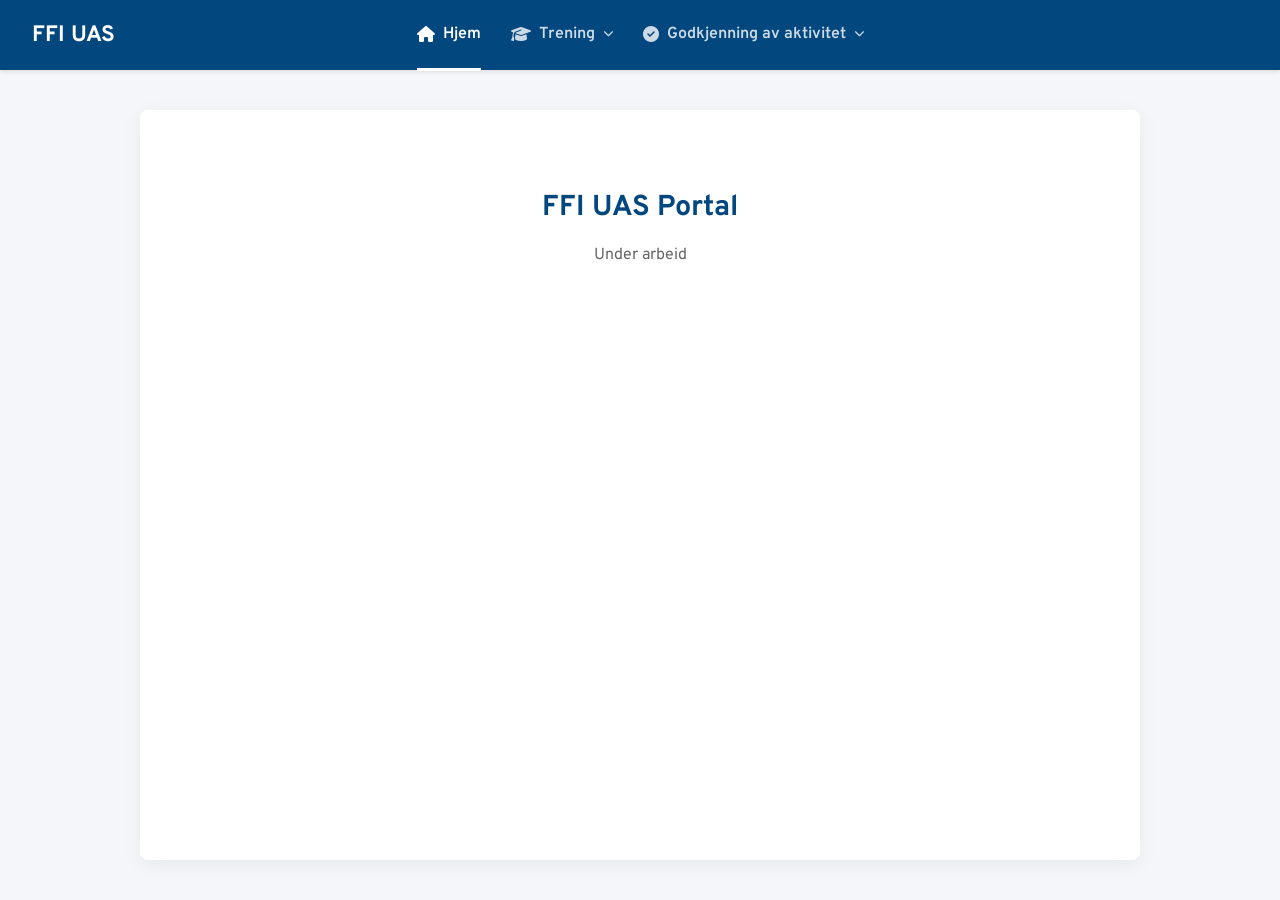
<file: index.html>
<!DOCTYPE html>
<html lang="en">
<head>
    <meta charset="UTF-8">
    <meta name="viewport" content="width=device-width, initial-scale=1.0">
    <title>FFI UAS Portal</title>
    <link rel="stylesheet" href="css/style.css">
    <link rel="apple-touch-icon" sizes="180x180" href="apple-touch-icon.png">
    <link rel="icon" type="image/x-icon" href="favicon.ico">
    <link rel="icon" type="image/png" sizes="16x16" href="favicon-16x16.png">
    <link rel="icon" type="image/png" sizes="32x32" href="favicon-32x32.png">

    <link rel="stylesheet" href="https://cdnjs.cloudflare.com/ajax/libs/font-awesome/6.4.0/css/all.min.css">
    <script src="js/menu.js"></script>
</head>
<body>

<div class="container">
    <div style="text-align:center; padding: 40px 0;">
        <h1>FFI UAS Portal</h1>
        <p style="max-width: 600px; margin: 0 auto; color: #666;">
            Under arbeid
        </p>
    </div>
</div>

</body>
</html>
</file>
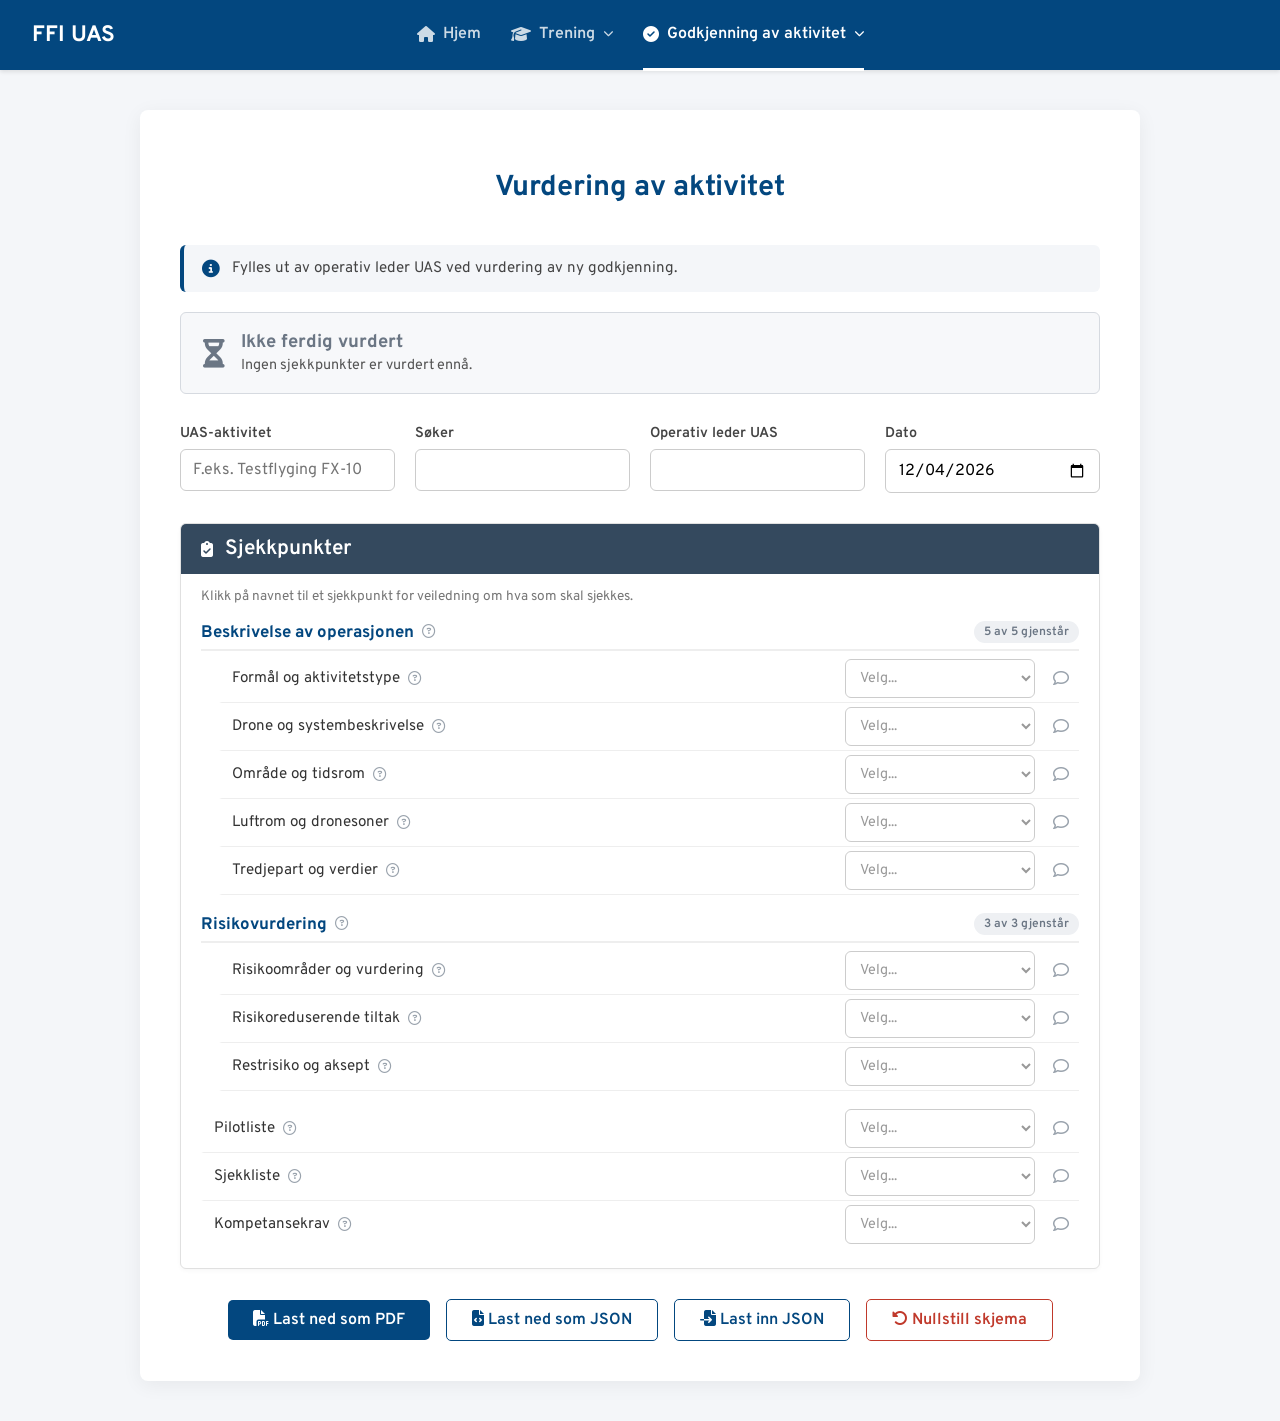
<file: godkjenningsvurdering.html>
<!DOCTYPE html>
<html lang="no">
<head>
    <meta charset="UTF-8">
    <meta name="viewport" content="width=device-width, initial-scale=1.0">
    <!-- Filnavnet er fortsatt godkjenningsvurdering.html selv om siden nå heter "Vurdering av
         aktivitet" - eventuelle bokmerker og delte lenker skal fortsatt virke. -->
    <title>Vurdering av aktivitet - FFI UAS</title>
    <link rel="stylesheet" href="css/style.css">
    <link rel="apple-touch-icon" sizes="180x180" href="apple-touch-icon.png">
    <link rel="icon" type="image/x-icon" href="favicon.ico">
    <link rel="icon" type="image/png" sizes="16x16" href="favicon-16x16.png">
    <link rel="icon" type="image/png" sizes="32x32" href="favicon-32x32.png">

    <link rel="stylesheet" href="https://cdnjs.cloudflare.com/ajax/libs/font-awesome/6.4.0/css/all.min.css">
    <script src="js/menu.js"></script>
</head>
<body>

<!-- Vises kun mens brukeren drar en fil inn over vinduet (se dragenter/dragleave/drop i
     js/godkjenningsvurdering.js) - samme dra-og-slipp-innlasting som sjekkliste-byggeren har. -->
<div class="drop-json-overlay no-print" id="dropJsonOverlay">
    <div class="drop-json-overlay-inner">
        <i class="fa-solid fa-file-import"></i>
        <p>Slipp JSON-filen her for å laste den inn</p>
    </div>
</div>

<div class="container">

    <div style="text-align:center; padding: 20px 0 20px 0;">
        <h1>Vurdering av aktivitet</h1>
    </div>

    <!-- Hjelpetekst helt øverst, før alt annet - dette skjemaet fylles IKKE ut av den som søker om å
         få fly, og uten denne linjen ville en pilot som finner siden i menyen fort tro at dette var
         enda et skjema hen selv måtte fylle ut sammen med søknaden. -->
    <div class="form-intro">
        <i class="fa-solid fa-circle-info"></i>
        <p>Fylles ut av operativ leder UAS ved vurdering av ny godkjenning.</p>
    </div>

    <!-- Helhetsvurderingen, øverst - oppdateres av updateVerdict() hver gang en status endres. -->
    <div class="review-verdict state-open" id="verdictBox">
        <i class="fa-solid fa-hourglass-half" id="verdictIcon"></i>
        <div class="review-verdict-text">
            <strong id="verdictTitle">Ikke ferdig vurdert</strong>
            <span id="verdictSub">Ingen sjekkpunkter er vurdert ennå.</span>
        </div>
    </div>

    <div class="form-grid">
        <div class="form-field">
            <label for="reviewSubject">UAS-aktivitet</label>
            <input type="text" id="reviewSubject" class="no-print" placeholder="F.eks. Testflyging FX-10">
            <span class="print-value" data-print-for="reviewSubject"></span>
        </div>
        <div class="form-field">
            <label for="reviewApplicant">Søker</label>
            <input type="text" id="reviewApplicant" class="no-print">
            <span class="print-value" data-print-for="reviewApplicant"></span>
        </div>
        <div class="form-field">
            <label for="reviewer">Operativ leder UAS</label>
            <input type="text" id="reviewer" class="no-print">
            <span class="print-value" data-print-for="reviewer"></span>
        </div>
        <div class="form-field">
            <label for="reviewDate">Dato</label>
            <input type="date" id="reviewDate" class="no-print">
            <span class="print-value" data-print-for="reviewDate"></span>
        </div>
    </div>

    <div class="section">
        <div class="section-header">
            <i class="fa-solid fa-clipboard-check" style="color:white;"></i>
            <h2>Sjekkpunkter</h2>
        </div>
        <p class="review-list-hint no-print">
            Klikk på navnet til et sjekkpunkt for veiledning om hva som skal sjekkes.
        </p>
        <!-- Selve radene bygges av renderCheckpoints() ut fra CHECKPOINTS i
             js/godkjenningsvurdering.js - listen skal kunne utvides der uten å røre HTML-en. -->
        <div class="review-list" id="reviewList"></div>
    </div>

    <div class="no-print" style="text-align:center; margin-top: 30px;">
        <button class="btn" id="downloadPdfBtn"><i class="fa-solid fa-file-pdf"></i> Last ned som PDF</button>
        <button class="btn btn-secondary" id="downloadJsonBtn"><i class="fa-solid fa-file-code"></i> Last ned som JSON</button>
        <button class="btn btn-secondary" id="uploadJsonBtn"><i class="fa-solid fa-file-import"></i> Last inn JSON</button>
        <input type="file" id="uploadJsonInput" accept="application/json,.json" style="display:none">
        <button class="btn btn-danger" id="resetFormBtn"><i class="fa-solid fa-rotate-left"></i> Nullstill skjema</button>
    </div>

</div>

<!-- Veiledningsboks for ett sjekkpunkt - fylles og åpnes av openGuide() ved klikk på et sjekkpunktnavn. -->
<div class="guide-modal-overlay no-print" id="guideOverlay">
    <div class="guide-modal-card" role="dialog" aria-modal="true" aria-labelledby="guideTitle">
        <button type="button" class="guide-modal-close" id="guideCloseBtn" title="Lukk">
            <i class="fa-solid fa-xmark"></i>
        </button>
        <h3 id="guideTitle"></h3>
        <p id="guideIntro"></p>
        <ul id="guidePoints"></ul>
    </div>
</div>

<script src="js/godkjenningsvurdering.js"></script>
</body>
</html>
</file>
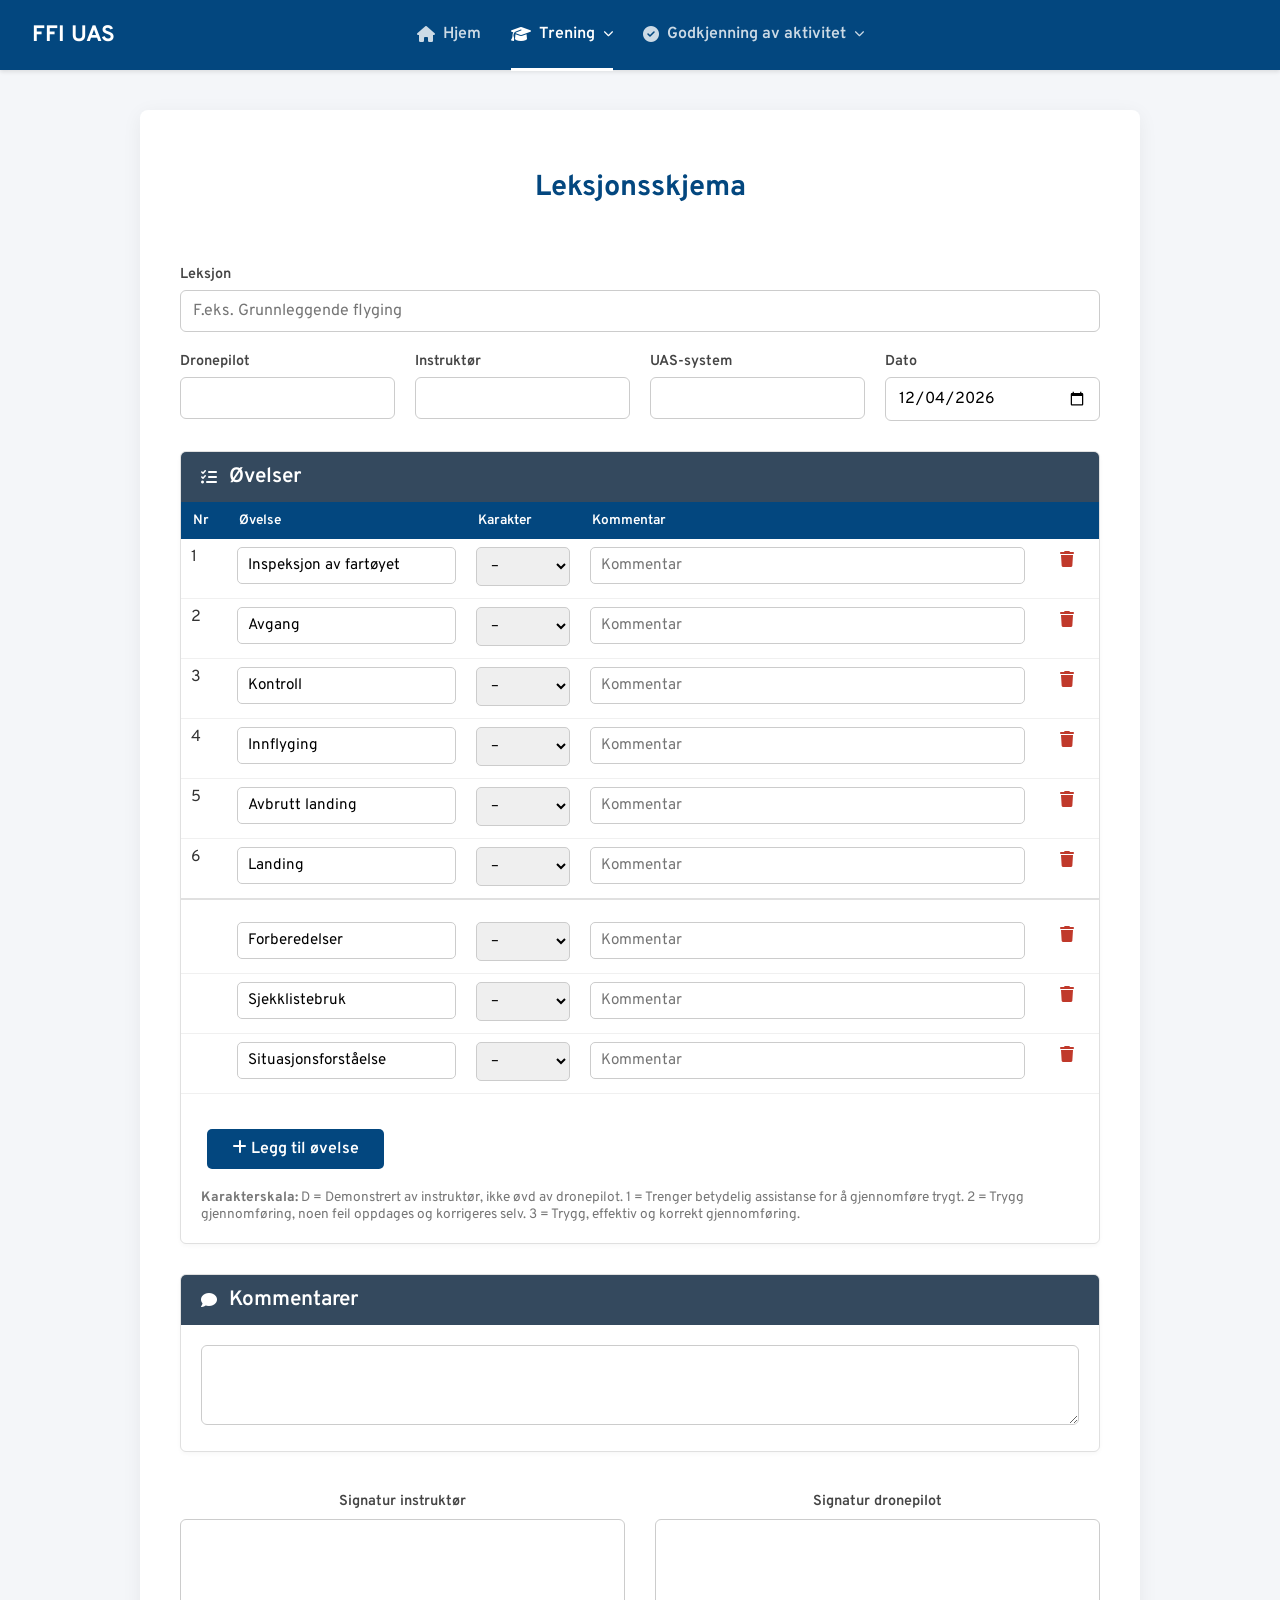
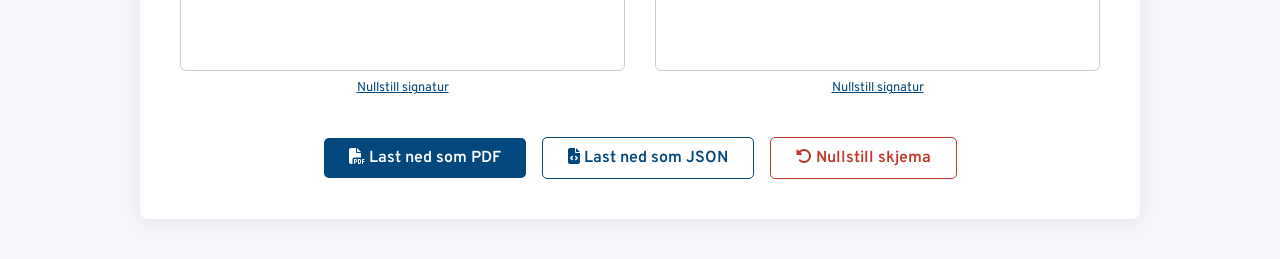
<file: leksjonsskjema.html>
<!DOCTYPE html>
<html lang="no">
<head>
    <meta charset="UTF-8">
    <meta name="viewport" content="width=device-width, initial-scale=1.0">
    <title>Leksjonsskjema - FFI UAS</title>
    <link rel="stylesheet" href="css/style.css">
    <link rel="apple-touch-icon" sizes="180x180" href="apple-touch-icon.png">
    <link rel="icon" type="image/x-icon" href="favicon.ico">
    <link rel="icon" type="image/png" sizes="16x16" href="favicon-16x16.png">
    <link rel="icon" type="image/png" sizes="32x32" href="favicon-32x32.png">

    <link rel="stylesheet" href="https://cdnjs.cloudflare.com/ajax/libs/font-awesome/6.4.0/css/all.min.css">
    <script src="js/menu.js"></script>
</head>
<body>

<div class="container">

    <div style="text-align:center; padding: 20px 0 40px 0;">
        <h1>Leksjonsskjema</h1>
        <p style="max-width: 700px; margin: 0 auto; color: #666;">
            
        </p>
    </div>

    <div class="form-field no-print" style="margin-bottom: 20px;">
        <label for="lessonTitle">Leksjon</label>
        <input type="text" id="lessonTitle" placeholder="F.eks. Grunnleggende flyging">
    </div>
    <div class="form-field" id="printLessonTitleWrap" style="display:none; margin-bottom: 20px;">
        <label>Leksjon</label>
        <div id="printLessonTitle">&nbsp;</div>
    </div>

    <div class="form-grid no-print">
        <div class="form-field">
            <label for="pilotName">Dronepilot</label>
            <input type="text" id="pilotName">
        </div>
        <div class="form-field">
            <label for="instructorName">Instruktør</label>
            <input type="text" id="instructorName">
        </div>
        <div class="form-field">
            <label for="uasSystem">UAS-system</label>
            <input type="text" id="uasSystem">
        </div>
        <div class="form-field">
            <label for="lessonDate">Dato</label>
            <input type="date" id="lessonDate">
        </div>
    </div>

    <div class="form-grid" id="printFields" style="display:none;">
        <div class="form-field"><label>Dronepilot</label><div id="printPilotName">&nbsp;</div></div>
        <div class="form-field"><label>Instruktør</label><div id="printInstructorName">&nbsp;</div></div>
        <div class="form-field"><label>UAS-system</label><div id="printUasSystem">&nbsp;</div></div>
        <div class="form-field"><label>Dato</label><div id="printLessonDate">&nbsp;</div></div>
    </div>

    <div class="section">
        <div class="section-header">
            <i class="fa-solid fa-list-check" style="color:white;"></i>
            <h2>Øvelser</h2>
        </div>
        <table class="exercise-table">
            <thead>
                <tr>
                    <th class="col-num">Nr</th>
                    <th class="col-exercise">Øvelse</th>
                    <th class="col-grade">Karakter</th>
                    <th>Kommentar</th>
                    <th class="col-remove"></th>
                </tr>
            </thead>
            <tbody id="exerciseRows"></tbody>
        </table>
        <div style="padding: 20px;">
            <button type="button" class="btn add-row-btn no-print" id="addRowBtn">
                <i class="fa-solid fa-plus"></i> Legg til øvelse
            </button>
            <p style="font-size: 0.85rem; color: #777; margin-top: 20px; margin-bottom: 0;">
                <strong>Karakterskala:</strong> D = Demonstrert av instruktør, ikke øvd av dronepilot.
                1 = Trenger betydelig assistanse for å gjennomføre trygt.
                2 = Trygg gjennomføring, noen feil oppdages og korrigeres selv.
                3 = Trygg, effektiv og korrekt gjennomføring.
            </p>
        </div>
    </div>

    <div class="section">
        <div class="section-header">
            <i class="fa-solid fa-comment" style="color:white;"></i>
            <h2>Kommentarer</h2>
        </div>
        <div style="padding: 20px;">
            <textarea class="textarea-field no-print" id="remainingNotes"></textarea>
            <div class="print-value print-notes" id="printRemainingNotes" style="display:none;">&nbsp;</div>
        </div>
    </div>

    <div class="signature-row">
        <div class="signature-pad-block">
            <div class="signature-pad-label">Signatur instruktør</div>
            <div class="signature-pad-wrap"><canvas id="sigInstructor"></canvas></div>
            <button type="button" class="signature-clear-btn no-print" data-clear-target="sigInstructor">Nullstill signatur</button>
        </div>
        <div class="signature-pad-block">
            <div class="signature-pad-label">Signatur dronepilot</div>
            <div class="signature-pad-wrap"><canvas id="sigPilot"></canvas></div>
            <button type="button" class="signature-clear-btn no-print" data-clear-target="sigPilot">Nullstill signatur</button>
        </div>
    </div>

    <div class="no-print" style="text-align:center; margin-top: 40px;">
        <button class="btn" id="downloadPdfBtn"><i class="fa-solid fa-file-pdf"></i> Last ned som PDF</button>
        <button class="btn btn-secondary" id="downloadJsonBtn"><i class="fa-solid fa-file-code"></i> Last ned som JSON</button>
        <button class="btn btn-danger" id="resetFormBtn"><i class="fa-solid fa-rotate-left"></i> Nullstill skjema</button>
    </div>

</div>

<script src="js/signature-pad.js"></script>
<script src="js/leksjonsskjema.js"></script>
</body>
</html>
</file>
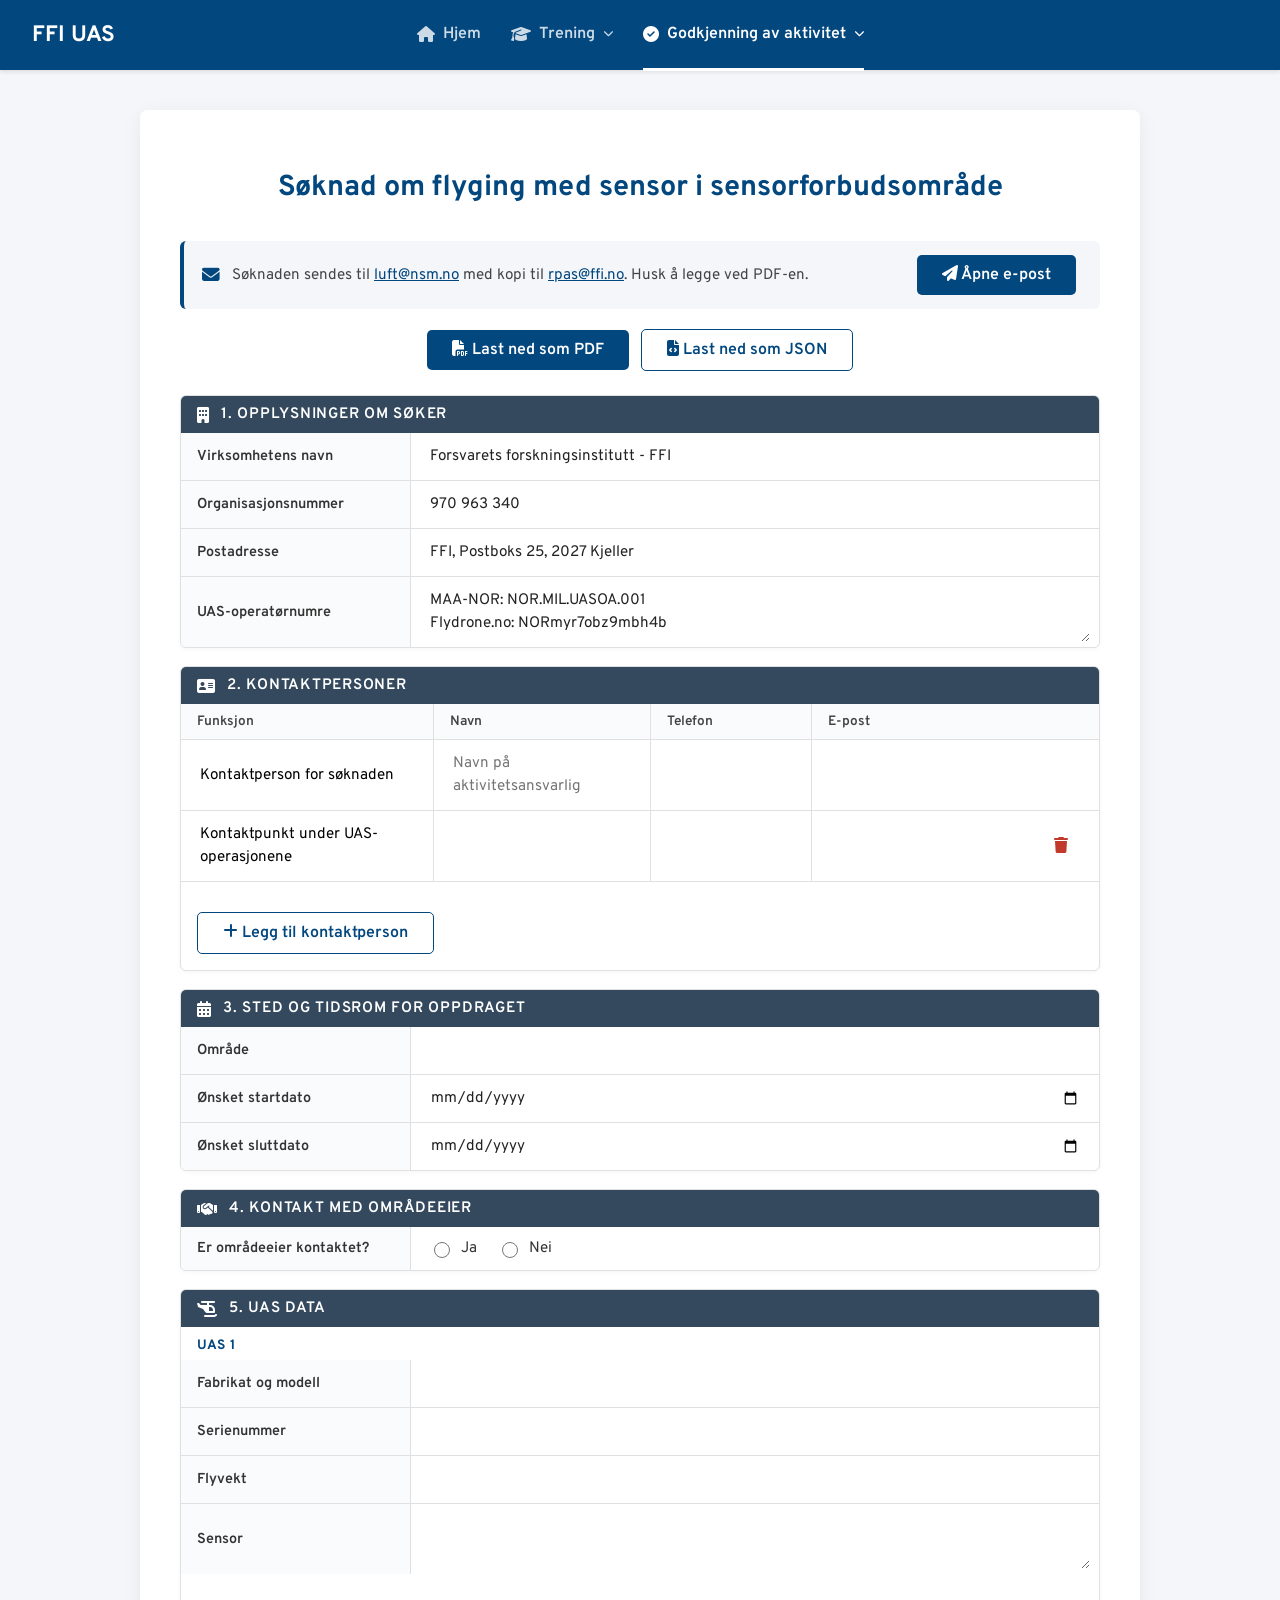
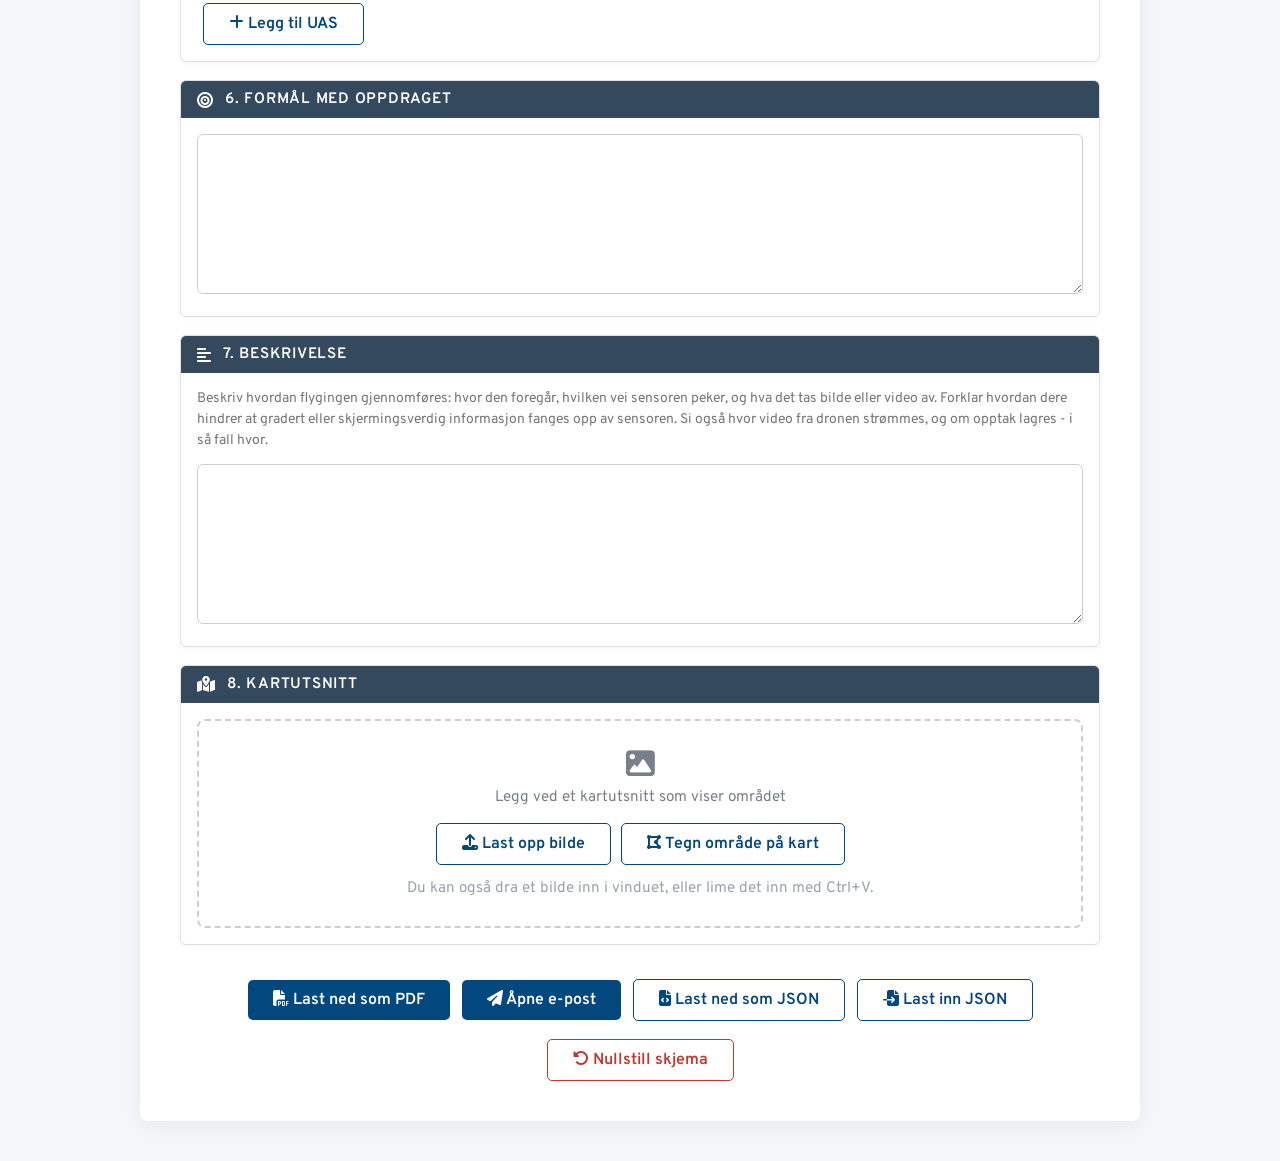
<file: nsm-soknad.html>
<!DOCTYPE html>
<html lang="no">
<head>
    <meta charset="UTF-8">
    <meta name="viewport" content="width=device-width, initial-scale=1.0">
    <title>NSM søknadskjema - FFI UAS</title>
    <link rel="stylesheet" href="css/style.css">
    <link rel="apple-touch-icon" sizes="180x180" href="apple-touch-icon.png">
    <link rel="icon" type="image/x-icon" href="favicon.ico">
    <link rel="icon" type="image/png" sizes="16x16" href="favicon-16x16.png">
    <link rel="icon" type="image/png" sizes="32x32" href="favicon-32x32.png">

    <link rel="stylesheet" href="https://cdnjs.cloudflare.com/ajax/libs/font-awesome/6.4.0/css/all.min.css">
    <script src="js/menu.js"></script>
</head>
<body class="nsm-page">

<!-- Vises kun mens brukeren drar en fil inn over vinduet (se dragenter/dragleave/drop i
     js/nsm-soknad.js). Denne siden tar imot TO slags filer: en JSON-fil lastet ned herfra, og et
     bilde som blir kartutsnittet - derfor en mer generell tekst enn på de andre sidene. -->
<div class="drop-json-overlay no-print" id="dropJsonOverlay">
    <div class="drop-json-overlay-inner">
        <i class="fa-solid fa-file-import"></i>
        <p>Slipp JSON-filen eller kartbildet her</p>
    </div>
</div>

<div class="container">

    <div style="text-align:center; padding: 20px 0 16px 0;">
        <h1>Søknad om flyging med sensor i sensorforbudsområde</h1>
    </div>

    <!-- Hvor søknaden skal sendes - no-print, siden dette er en instruks til den som fyller ut, ikke
         en del av selve søknaden NSM skal lese. Knappen åpner e-postklienten med begge adressene og
         emnefeltet ferdig utfylt (href settes av updateMailLink i js/nsm-soknad.js, som tar med
         området fra punkt 3 når det er fylt ut). -->
    <div class="form-intro no-print">
        <i class="fa-solid fa-envelope"></i>
        <p>
            Søknaden sendes til <a href="mailto:luft@nsm.no">luft@nsm.no</a>
            med kopi til <a href="mailto:rpas@ffi.no">rpas@ffi.no</a>.
            Husk å legge ved PDF-en.
        </p>
        <a class="btn form-intro-action js-mail-link" href="mailto:luft@nsm.no?cc=rpas@ffi.no">
            <i class="fa-solid fa-paper-plane"></i> Åpne e-post
        </a>
    </div>

    <div class="nsm-form-actions no-print" style="margin-bottom: 24px;">
        <button class="btn" id="downloadPdfBtnTop"><i class="fa-solid fa-file-pdf"></i> Last ned som PDF</button>
        <button class="btn btn-secondary" id="downloadJsonBtnTop"><i class="fa-solid fa-file-code"></i> Last ned som JSON</button>
    </div>

    <!-- Rekkefølgen på seksjonene: først HVEM som søker og hvem man kontakter, så de korte
         faktaopplysningene om HVOR og NÅR (med områdeeier rett etterpå, som hører til stedet), så den
         løpende teksten om HVA og HVORDAN, deretter kartutsnittet som illustrerer beskrivelsen rett
         over, og til slutt HVILKET MATERIELL som brukes. Kartutsnittet ligger altså sent i skjemaet
         (det tar mye plass og skal ikke bryte opp lesingen), men fortsatt like etter beskrivelsen det
         hører sammen med. -->

    <!-- ===================== 1. OPPLYSNINGER OM SØKER ===================== -->
    <div class="section">
        <div class="section-header">
            <i class="fa-solid fa-building" style="color:white;"></i>
            <h2>1. Opplysninger om søker</h2>
        </div>
        <div class="nsm-rows">
            <div class="nsm-row">
                <label class="nsm-row-label" for="nsmOrgName">Virksomhetens navn</label>
                <div class="nsm-row-value">
                    <textarea id="nsmOrgName" class="no-print nsm-oneline" rows="1"></textarea>
                    <span class="print-value" data-print-for="nsmOrgName"></span>
                </div>
            </div>
            <div class="nsm-row">
                <label class="nsm-row-label" for="nsmOrgNumber">Organisasjonsnummer</label>
                <div class="nsm-row-value">
                    <textarea id="nsmOrgNumber" class="no-print nsm-oneline" rows="1"></textarea>
                    <span class="print-value" data-print-for="nsmOrgNumber"></span>
                </div>
            </div>
            <div class="nsm-row">
                <label class="nsm-row-label" for="nsmAddress">Postadresse</label>
                <div class="nsm-row-value">
                    <textarea id="nsmAddress" class="no-print nsm-oneline" rows="1"></textarea>
                    <span class="print-value" data-print-for="nsmAddress"></span>
                </div>
            </div>
            <!-- Ett felt, ikke to: i NSM-skjemaet er dette én rad der operatørnumrene føres opp under
                 hverandre - derfor et flerlinjefelt som vokser med innholdet (se autoGrow). -->
            <div class="nsm-row">
                <label class="nsm-row-label" for="nsmOperatorNumbers">UAS-operatørnumre</label>
                <div class="nsm-row-value">
                    <textarea id="nsmOperatorNumbers" class="no-print" rows="2"></textarea>
                    <span class="print-value print-value-multiline" data-print-for="nsmOperatorNumbers"></span>
                </div>
            </div>
        </div>
    </div>

    <!-- ===================== 2. KONTAKTPERSONER =====================
         Slått sammen av det som tidligere var to seksjoner - "kontaktperson for søknaden" og
         "involvert personell" (brukerønske). NSM trenger å vite hvem de skal ringe, ikke hvem som
         ellers deltar, så dette er én tabell med to faste rader: den som svarer på selve søknaden, og
         den som svarer under selve flygingen. Begge radene kan ikke slettes, men funksjonsteksten kan
         endres. Trengs flere kontaktpersoner, legges de til under.
         "Stilling / rolle" fra det opprinnelige NSM-skjemaet er borte som eget felt: funksjonen i
         denne søknaden er nettopp det NSM trenger, og den står allerede i første kolonne. -->
    <div class="section">
        <div class="section-header">
            <i class="fa-solid fa-address-card" style="color:white;"></i>
            <h2>2. Kontaktpersoner</h2>
        </div>
        <table class="nsm-contact-table">
            <thead>
                <tr>
                    <th class="col-role">Funksjon</th>
                    <th>Navn</th>
                    <th>Telefon</th>
                    <th>E-post</th>
                    <th class="col-remove no-print"></th>
                </tr>
            </thead>
            <tbody>
                <tr>
                    <td class="col-role">
                        <textarea id="nsmContactRole" class="no-print nsm-oneline" rows="1"></textarea>
                        <span class="print-value" data-print-for="nsmContactRole"></span>
                    </td>
                    <td>
                        <textarea id="nsmContactName" class="no-print nsm-oneline" rows="1" placeholder="Navn på aktivitetsansvarlig"></textarea>
                        <span class="print-value" data-print-for="nsmContactName"></span>
                    </td>
                    <td>
                        <textarea id="nsmContactPhone" class="no-print nsm-oneline" rows="1"></textarea>
                        <span class="print-value" data-print-for="nsmContactPhone"></span>
                    </td>
                    <td>
                        <textarea id="nsmContactEmail" class="no-print nsm-oneline" rows="1"></textarea>
                        <span class="print-value" data-print-for="nsmContactEmail"></span>
                    </td>
                    <td class="col-remove no-print"></td>
                </tr>
                <!-- Kontaktpunktet under selve flygingen. Raden kan slettes (knappen til høyre) for de
                     søknadene der den ikke hører hjemme - se toggleOpsContactRow i js/nsm-soknad.js. -->
                <tr id="opsContactRow">
                    <td class="col-role">
                        <textarea id="nsmOpsContactRole" class="no-print nsm-oneline" rows="1"></textarea>
                        <span class="print-value" data-print-for="nsmOpsContactRole"></span>
                    </td>
                    <td>
                        <textarea id="nsmOpsContactName" class="no-print nsm-oneline" rows="1"></textarea>
                        <span class="print-value" data-print-for="nsmOpsContactName"></span>
                    </td>
                    <td>
                        <textarea id="nsmOpsContactPhone" class="no-print nsm-oneline" rows="1"></textarea>
                        <span class="print-value" data-print-for="nsmOpsContactPhone"></span>
                    </td>
                    <td>
                        <textarea id="nsmOpsContactEmail" class="no-print nsm-oneline" rows="1"></textarea>
                        <span class="print-value" data-print-for="nsmOpsContactEmail"></span>
                    </td>
                    <td class="col-remove no-print">
                        <button type="button" class="remove-row-btn" id="removeOpsContactBtn" title="Fjern raden">
                            <i class="fa-solid fa-trash"></i>
                        </button>
                    </td>
                </tr>
            </tbody>
            <!-- Eventuelle ekstra kontaktpersoner - bygges av js/nsm-soknad.js. -->
            <tbody id="contactRows"></tbody>
        </table>
        <div class="nsm-map-actions no-print" style="justify-content: flex-start; padding: 14px 16px 16px;">
            <button type="button" class="btn btn-secondary" id="addContactBtn">
                <i class="fa-solid fa-plus"></i> Legg til kontaktperson
            </button>
            <!-- Vises bare når kontaktpunkt-raden er slettet, slik at den kan hentes tilbake. -->
            <button type="button" class="btn btn-secondary" id="addOpsContactBtn" hidden>
                <i class="fa-solid fa-plus"></i> Legg til kontaktpunkt
            </button>
        </div>
    </div>

    <!-- ===================== 3. STED OG TIDSROM FOR OPPDRAGET =====================
         Området står øverst, og går også igjen i emnefeltet til "Åpne e-post"-knappen (se
         updateMailLink i js/nsm-soknad.js). -->
    <div class="section">
        <div class="section-header">
            <i class="fa-solid fa-calendar-days" style="color:white;"></i>
            <h2>3. Sted og tidsrom for oppdraget</h2>
        </div>
        <div class="nsm-rows">
            <div class="nsm-row">
                <label class="nsm-row-label" for="nsmArea">Område</label>
                <div class="nsm-row-value">
                    <textarea id="nsmArea" class="no-print nsm-oneline" rows="1"></textarea>
                    <span class="print-value" data-print-for="nsmArea"></span>
                </div>
            </div>
            <div class="nsm-row">
                <label class="nsm-row-label" for="nsmStartDate">Ønsket startdato</label>
                <div class="nsm-row-value">
                    <input type="date" id="nsmStartDate" class="no-print">
                    <span class="print-value" data-print-for="nsmStartDate"></span>
                </div>
            </div>
            <div class="nsm-row">
                <label class="nsm-row-label" for="nsmEndDate">Ønsket sluttdato</label>
                <div class="nsm-row-value">
                    <input type="date" id="nsmEndDate" class="no-print">
                    <span class="print-value" data-print-for="nsmEndDate"></span>
                </div>
            </div>
        </div>
    </div>

    <!-- ===================== 4. KONTAKT MED OMRÅDEEIER =====================
         Rett etter stedet det handler om. Ja/nei-spørsmål til den som fyller ut - detaljfeltet under
         vises bare når svaret er "ja" (se toggleAreaOwnerDetails i js/nsm-soknad.js), slik at skjemaet
         ikke ber om en avtale som ikke finnes. -->
    <div class="section">
        <div class="section-header">
            <i class="fa-solid fa-handshake" style="color:white;"></i>
            <h2>4. Kontakt med områdeeier</h2>
        </div>
        <div class="nsm-rows">
            <div class="nsm-row">
                <span class="nsm-row-label">Er områdeeier kontaktet?</span>
                <div class="nsm-row-value">
                    <div class="nsm-radio-group no-print">
                        <label class="nsm-radio"><input type="radio" name="nsmAreaOwner" value="ja"> Ja</label>
                        <label class="nsm-radio"><input type="radio" name="nsmAreaOwner" value="nei"> Nei</label>
                    </div>
                    <span class="print-value" id="nsmAreaOwnerPrint"></span>
                </div>
            </div>
        </div>
        <div class="nsm-block" id="areaOwnerDetails" hidden>
            <p class="nsm-hint no-print">
                Hvem er kontaktet (navn, rolle, virksomhet), når, og hva er avtalt?
            </p>
            <textarea id="nsmAreaOwnerDetails" class="nsm-textarea-lg no-print" style="min-height: 110px;"></textarea>
            <span class="print-value print-value-multiline" data-print-for="nsmAreaOwnerDetails"></span>
        </div>
    </div>

    <!-- ===================== 5. UAS DATA =====================
         Materiellet hører sammen med de andre faktaopplysningene over, og står derfor FØR den løpende
         teksten om formål og gjennomføring (brukerønske). Én blokk per UAS - blokkene bygges av
         js/nsm-soknad.js, siden antallet varierer fra søknad til søknad. -->
    <div class="section">
        <div class="section-header">
            <i class="fa-solid fa-helicopter" style="color:white;"></i>
            <h2>5. UAS data</h2>
        </div>
        <div id="uasBlocks"></div>
        <div class="nsm-block no-print" style="padding-top: 14px;">
            <button type="button" class="btn btn-secondary add-row-btn" id="addUasBtn">
                <i class="fa-solid fa-plus"></i> Legg til UAS
            </button>
        </div>
    </div>

    <!-- ===================== 6. FORMÅL MED OPPDRAGET ===================== -->
    <div class="section">
        <div class="section-header">
            <i class="fa-solid fa-bullseye" style="color:white;"></i>
            <h2>6. Formål med oppdraget</h2>
        </div>
        <div class="nsm-block">
            <textarea id="nsmPurpose" class="nsm-textarea-lg no-print"></textarea>
            <span class="print-value print-value-multiline" data-print-for="nsmPurpose"></span>
        </div>
    </div>

    <!-- ===================== 7. BESKRIVELSE =====================
         Feltets id er fortsatt nsmMapDescription, fra da beskrivelsen og kartutsnittet var én seksjon;
         navnet er beholdt så et skjema som allerede ligger mellomlagret i noens nettleser (eller i en
         nedlastet JSON-fil) ikke mister teksten. -->
    <div class="section">
        <div class="section-header">
            <i class="fa-solid fa-align-left" style="color:white;"></i>
            <h2>7. Beskrivelse</h2>
        </div>
        <div class="nsm-block">
            <p class="nsm-hint no-print">
                Beskriv hvordan flygingen gjennomføres: hvor den foregår, hvilken vei sensoren peker,
                og hva det tas bilde eller video av. Forklar hvordan dere hindrer at gradert eller
                skjermingsverdig informasjon fanges opp av sensoren. Si også hvor video fra dronen
                strømmes, og om opptak lagres - i så fall hvor.
            </p>
            <textarea id="nsmMapDescription" class="nsm-textarea-lg no-print"></textarea>
            <span class="print-value print-value-multiline" data-print-for="nsmMapDescription"></span>
        </div>
    </div>

    <!-- ===================== 8. KARTUTSNITT =====================
         Sist i skjemaet (brukerønske): bildene tar mye plass, og med dem til slutt leses resten av
         søknaden sammenhengende - beskrivelsen rett over viser til det samme området. -->
    <div class="section">
        <div class="section-header">
            <i class="fa-solid fa-map-location-dot" style="color:white;"></i>
            <h2>8. Kartutsnitt</h2>
        </div>
        <div class="nsm-block">
            <!-- To veier til et kartutsnitt: et ferdig bilde (skjermbilde fra f.eks. Norgeskart - kan
                 også dras inn i vinduet eller limes inn med Ctrl+V), eller tegneverktøyet i
                 js/kart-tegner.js, som lager bildet selv av kartet og det markerte området.
                 Et oppdrag kan strekke seg over flere områder, så skjemaet tar imot flere utsnitt -
                 selve listen bygges av renderMaps() i js/nsm-soknad.js. -->
            <div id="mapList"></div>
            <div class="nsm-map-drop no-print" id="mapDrop">
                <i class="fa-solid fa-image"></i>
                <p>Legg ved et kartutsnitt som viser området</p>
                <div class="nsm-map-actions">
                    <button type="button" class="btn btn-secondary" id="mapUploadBtn">
                        <i class="fa-solid fa-upload"></i> Last opp bilde
                    </button>
                    <button type="button" class="btn btn-secondary" id="mapDrawBtn">
                        <i class="fa-solid fa-draw-polygon"></i> Tegn område på kart
                    </button>
                </div>
                <p class="nsm-map-drop-hint">Du kan også dra et bilde inn i vinduet, eller lime det inn med Ctrl+V.</p>
            </div>
            <!-- Vises i stedet for droppsonen så snart det finnes minst ett utsnitt. -->
            <div class="nsm-map-actions no-print" id="mapAddActions" hidden style="margin-top: 16px;">
                <button type="button" class="btn btn-secondary" id="mapAddUploadBtn">
                    <i class="fa-solid fa-plus"></i> Legg til bilde
                </button>
                <button type="button" class="btn btn-secondary" id="mapAddDrawBtn">
                    <i class="fa-solid fa-plus"></i> Legg til kartutsnitt
                </button>
            </div>
            <input type="file" id="mapInput" accept="image/*" style="display:none">
        </div>
    </div>

    <!-- Samme "Åpne e-post"-lenke som i stripen øverst (js-mail-link - updateMailLink setter href på
         begge): når skjemaet er ferdig utfylt og PDF-en lastet ned, er man nederst på siden, og da
         skal ikke neste steg kreve at man scroller til toppen igjen. -->
    <!-- Knappene ligger i en flex-rad med luft både vannrett og loddrett: som en vanlig tekstlinje
         (slik de lå før) klemte "Nullstill skjema" seg inntil raden over i det knappene brøt over to
         linjer. Nullstill har dessuten fått sin egen rad med god avstand - den er den eneste av dem
         som sletter noe, og skal ikke stå vegg i vegg med de ufarlige. -->
    <div class="nsm-form-actions no-print" style="margin-top: 34px;">
        <button class="btn" id="downloadPdfBtn"><i class="fa-solid fa-file-pdf"></i> Last ned som PDF</button>
        <a class="btn js-mail-link" href="mailto:luft@nsm.no?cc=rpas@ffi.no"><i class="fa-solid fa-paper-plane"></i> Åpne e-post</a>
        <button class="btn btn-secondary" id="downloadJsonBtn"><i class="fa-solid fa-file-code"></i> Last ned som JSON</button>
        <button class="btn btn-secondary" id="uploadJsonBtn"><i class="fa-solid fa-file-import"></i> Last inn JSON</button>
        <input type="file" id="uploadJsonInput" accept="application/json,.json" style="display:none">
    </div>
    <div class="nsm-form-actions no-print" style="margin-top: 18px;">
        <button class="btn btn-danger" id="resetFormBtn"><i class="fa-solid fa-rotate-left"></i> Nullstill skjema</button>
    </div>

</div>

<script src="js/kart-tegner.js"></script>
<script src="js/nsm-soknad.js"></script>
</body>
</html>
</file>
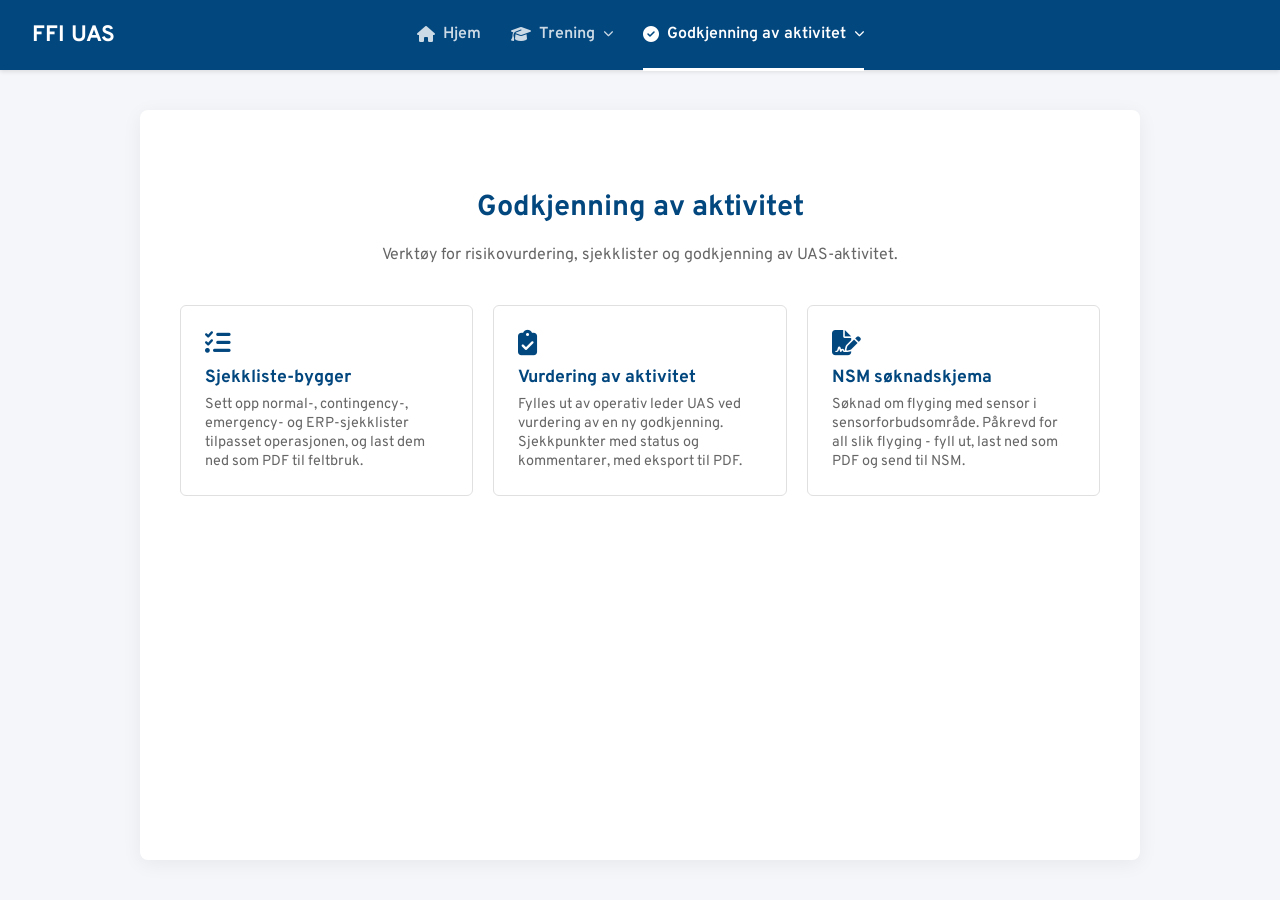
<file: risikovurdering.html>
<!DOCTYPE html>
<html lang="no">
<head>
    <meta charset="UTF-8">
    <meta name="viewport" content="width=device-width, initial-scale=1.0">
    <!-- Filnavnet er fortsatt risikovurdering.html selv om siden nå heter "Godkjenning av aktivitet" -
         eventuelle bokmerker og delte lenker til oversikten skal fortsatt virke. -->
    <title>Godkjenning av aktivitet - FFI UAS</title>
    <link rel="stylesheet" href="css/style.css">
    <link rel="apple-touch-icon" sizes="180x180" href="apple-touch-icon.png">
    <link rel="icon" type="image/x-icon" href="favicon.ico">
    <link rel="icon" type="image/png" sizes="16x16" href="favicon-16x16.png">
    <link rel="icon" type="image/png" sizes="32x32" href="favicon-32x32.png">

    <link rel="stylesheet" href="https://cdnjs.cloudflare.com/ajax/libs/font-awesome/6.4.0/css/all.min.css">
    <script src="js/menu.js"></script>
</head>
<body>

<div class="container">
    <div style="text-align:center; padding: 40px 0 20px;">
        <h1>Godkjenning av aktivitet</h1>
        <p style="max-width: 600px; margin: 0 auto; color: #666;">
            Verktøy for risikovurdering, sjekklister og godkjenning av UAS-aktivitet.
        </p>
    </div>

    <div class="tool-card-grid">
        <a href="sjekkliste-bygger.html" class="tool-card">
            <i class="fa-solid fa-list-check"></i>
            <h3>Sjekkliste-bygger</h3>
            <p>Sett opp normal-, contingency-, emergency- og ERP-sjekklister tilpasset operasjonen, og last dem ned som PDF til feltbruk.</p>
        </a>
        <a href="godkjenningsvurdering.html" class="tool-card">
            <i class="fa-solid fa-clipboard-check"></i>
            <h3>Vurdering av aktivitet</h3>
            <p>Fylles ut av operativ leder UAS ved vurdering av en ny godkjenning. Sjekkpunkter med status og kommentarer, med eksport til PDF.</p>
        </a>
        <a href="nsm-soknad.html" class="tool-card">
            <i class="fa-solid fa-file-signature"></i>
            <h3>NSM søknadskjema</h3>
            <p>Søknad om flyging med sensor i sensorforbudsområde. Påkrevd for all slik flyging - fyll ut, last ned som PDF og send til NSM.</p>
        </a>
    </div>
</div>

</body>
</html>
</file>
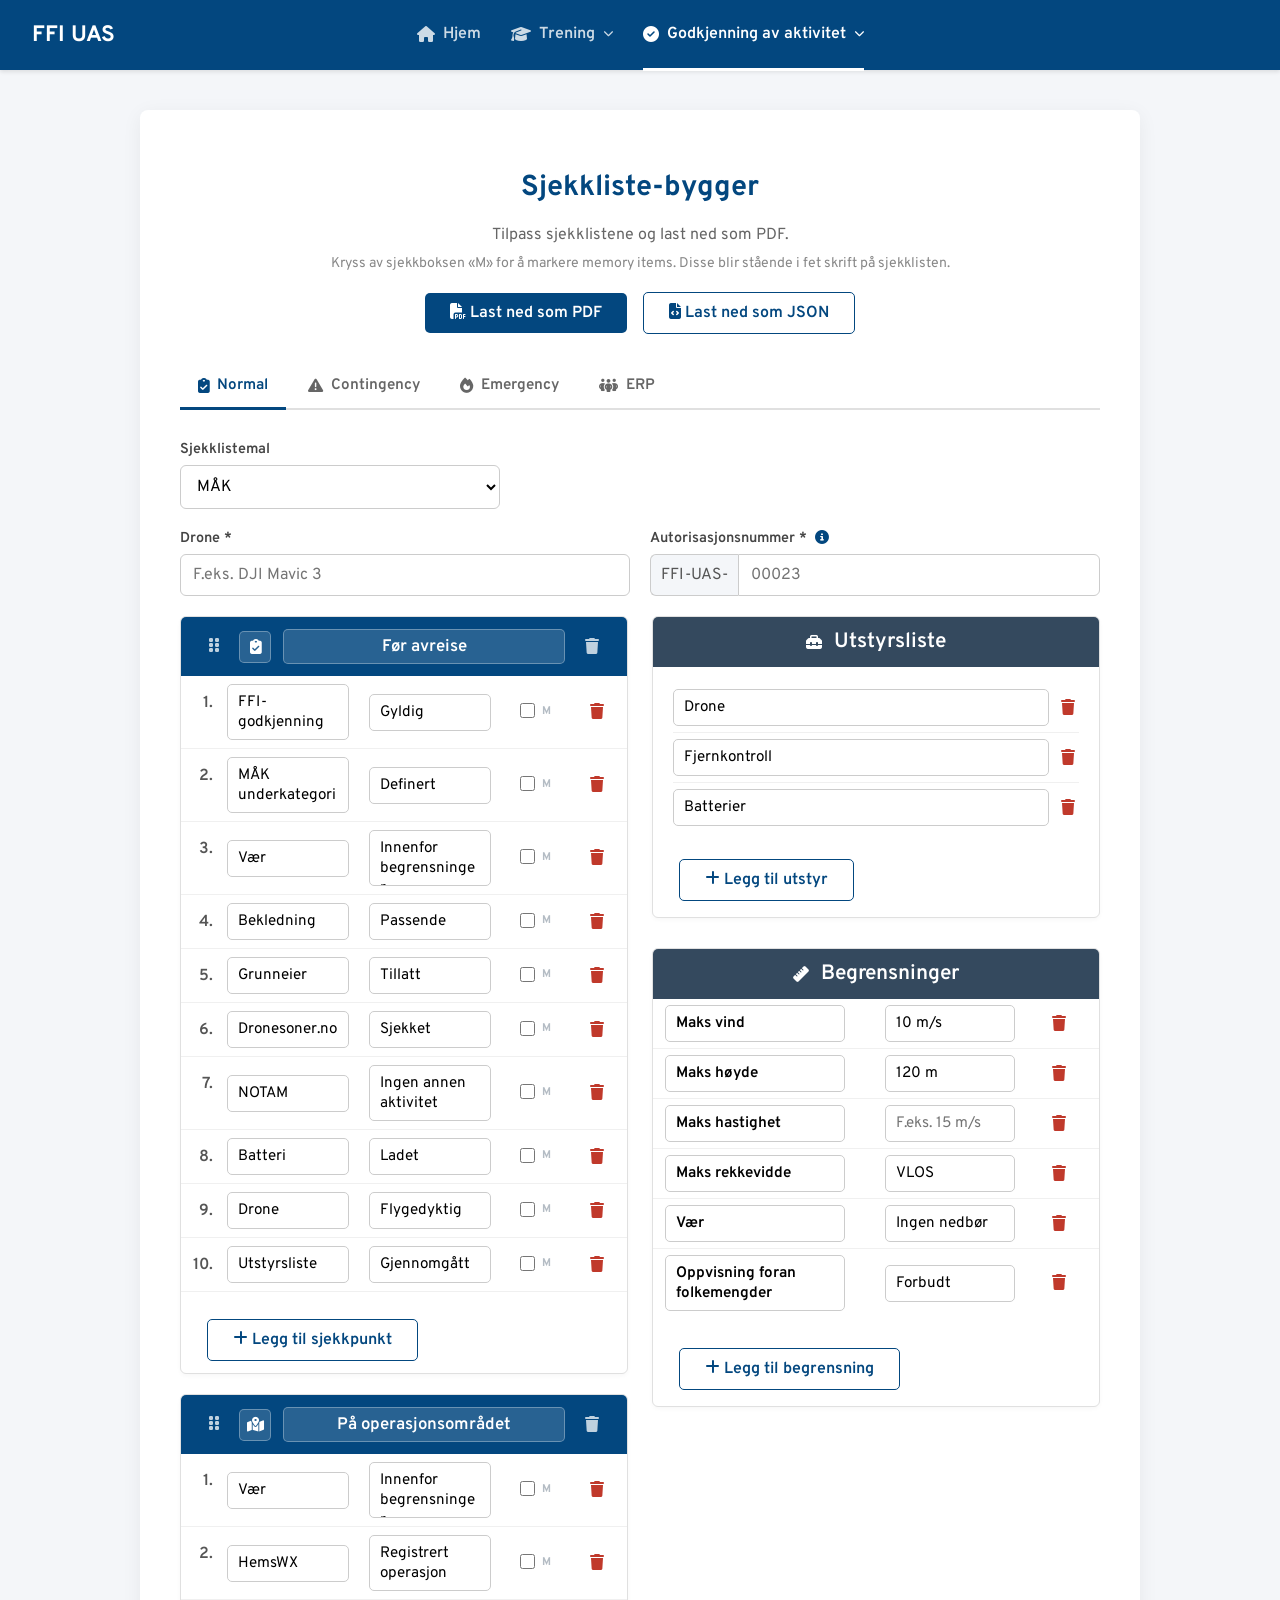
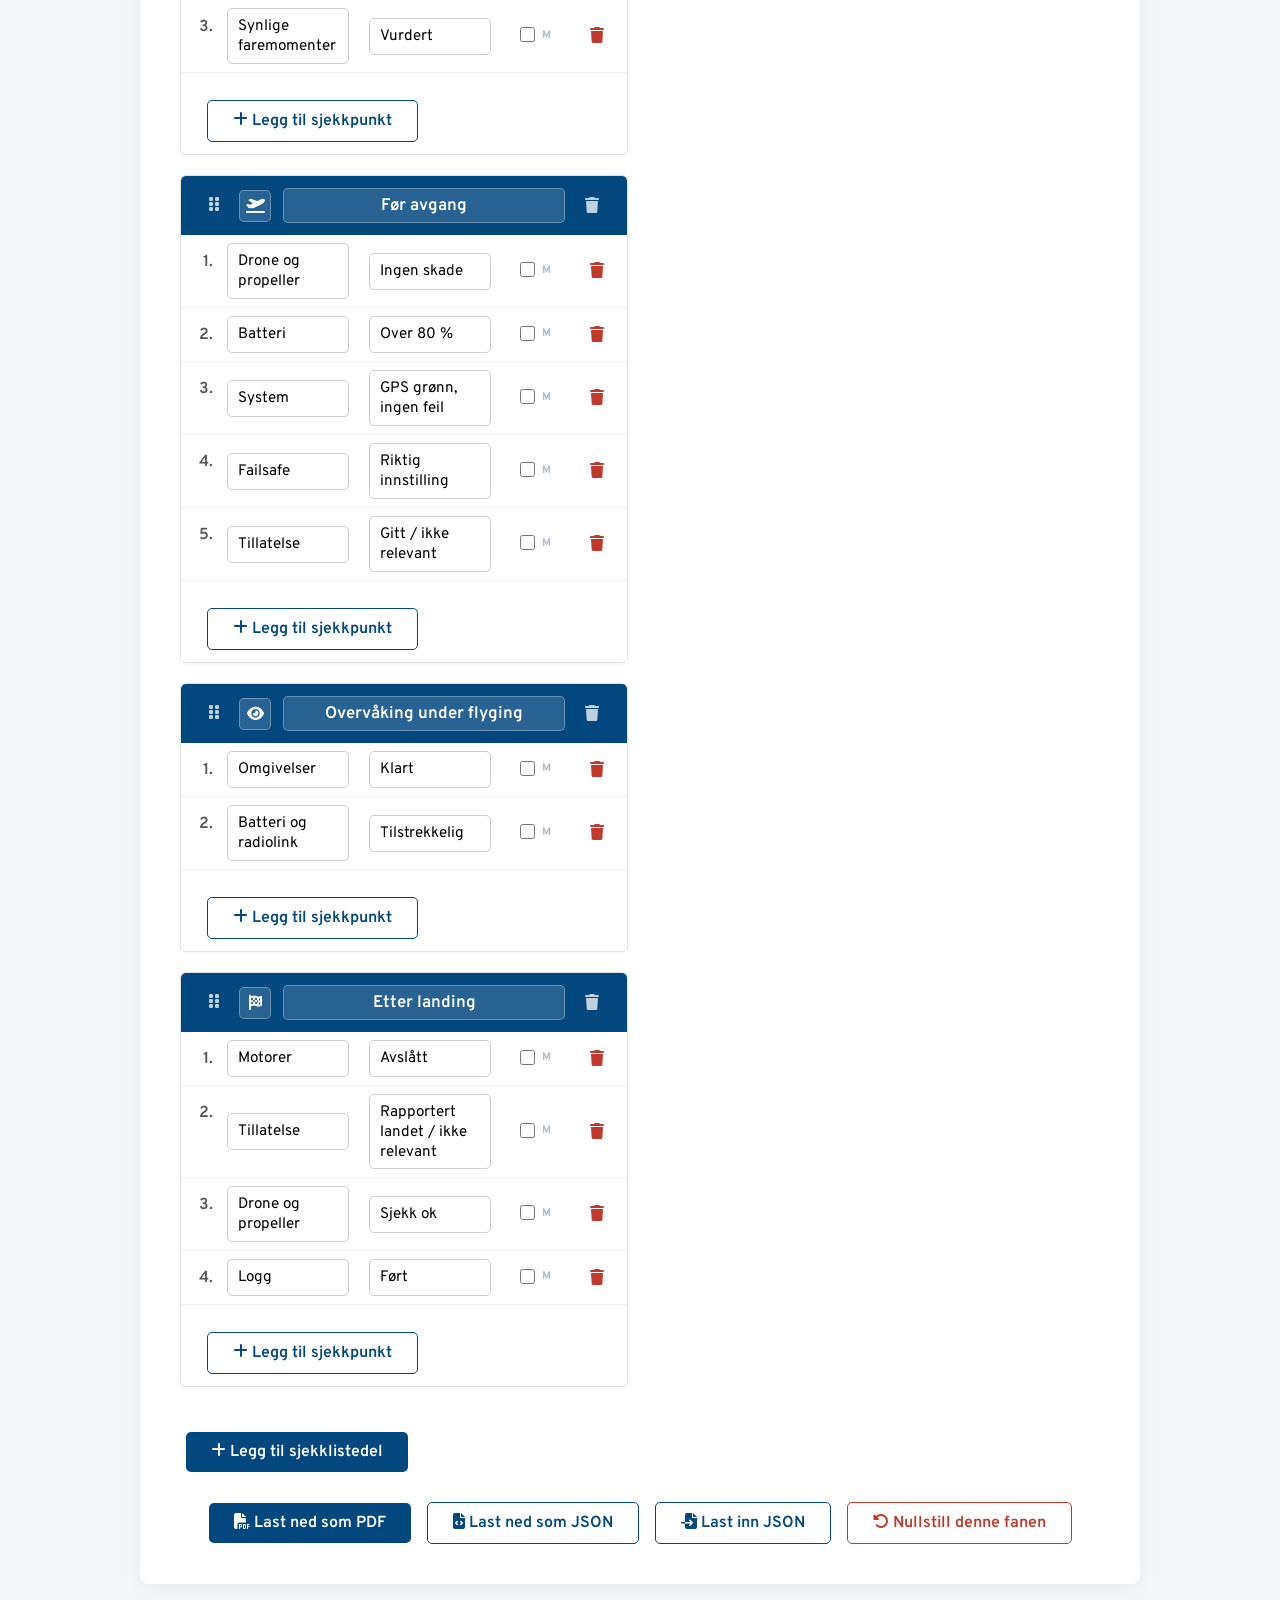
<file: sjekkliste-bygger.html>
<!DOCTYPE html>
<html lang="no">
<head>
    <meta charset="UTF-8">
    <meta name="viewport" content="width=device-width, initial-scale=1.0">
    <title>Sjekkliste-bygger - FFI UAS</title>
    <link rel="stylesheet" href="css/style.css">
    <link rel="apple-touch-icon" sizes="180x180" href="apple-touch-icon.png">
    <link rel="icon" type="image/x-icon" href="favicon.ico">
    <link rel="icon" type="image/png" sizes="16x16" href="favicon-16x16.png">
    <link rel="icon" type="image/png" sizes="32x32" href="favicon-32x32.png">

    <link rel="stylesheet" href="https://cdnjs.cloudflare.com/ajax/libs/font-awesome/6.4.0/css/all.min.css">
    <script src="js/menu.js"></script>
</head>
<body>

<!-- Vises kun mens brukeren drar en fil inn over vinduet (se dragenter/dragleave/drop i
     js/sjekkliste-bygger.js) - "må være mulig å dra json fil fra PC over i vinduet for å laste inn". -->
<div class="drop-json-overlay no-print" id="dropJsonOverlay">
    <div class="drop-json-overlay-inner">
        <i class="fa-solid fa-file-import"></i>
        <p>Slipp JSON-filen her for å laste den inn</p>
    </div>
</div>

<div class="container">

    <div style="text-align:center; padding: 20px 0 30px 0;">
        <h1>Sjekkliste-bygger</h1>
        <p style="max-width: 700px; margin: 0 auto 10px; color: #666;">
            Tilpass sjekklistene og last ned som PDF.
        </p>
        <!-- Forklaring på "M"-kolonnen i sjekkpunkttabellene (se createItemRow i
             js/sjekkliste-bygger.js). Står her, én gang øverst, i stedet for i hver enkelt
             sjekklistedel - da blir den ikke gjentatt et titalls ganger nedover siden. -->
        <p class="no-print" style="max-width: 700px; margin: 0 auto 20px; color: #888; font-size: 0.88rem;">
            Kryss av sjekkboksen «M» for å markere memory items. Disse blir stående i fet skrift på sjekklisten.
        </p>
        <button class="btn no-print" id="downloadPdfBtnTop"><i class="fa-solid fa-file-pdf"></i> Last ned som PDF</button>
        <button class="btn btn-secondary no-print" id="downloadJsonBtnTop"><i class="fa-solid fa-file-code"></i> Last ned som JSON</button>
    </div>

    <div class="checklist-tabs no-print">
        <button type="button" class="checklist-tab-btn active" data-tab-btn="normal">
            <i class="fa-solid fa-clipboard-check"></i> Normal
        </button>
        <button type="button" class="checklist-tab-btn" data-tab-btn="contingency">
            <i class="fa-solid fa-triangle-exclamation"></i> Contingency
        </button>
        <button type="button" class="checklist-tab-btn" data-tab-btn="emergency">
            <i class="fa-solid fa-fire"></i> Emergency
        </button>
        <button type="button" class="checklist-tab-btn" data-tab-btn="erp">
            <i class="fa-solid fa-people-group"></i> ERP
        </button>
    </div>

    <!-- ===================== NORMAL ===================== -->
    <div class="tab-panel active" id="tabPanel-normal" data-tab="normal" data-template="mak" data-category="mak" data-aircraft="generisk">

        <div class="form-field no-print" style="max-width: 320px; margin-bottom: 20px;">
            <label for="normal-template-select">Sjekklistemal</label>
            <select id="normal-template-select">
                <option value="mak">MÅK</option>
                <option value="spesifikk">Spesifikk</option>
                <option value="fx10-mak">FX-10 MÅK</option>
                <option value="fx10-spesifikk">FX-10 spesifikk</option>
                <option value="custom">Egendefinert</option>
            </select>
        </div>

        <div class="form-grid" style="grid-template-columns: 1fr 1fr; margin-bottom: 20px;">
            <div class="form-field">
                <label for="normal-drone">Drone *</label>
                <input type="text" id="normal-drone" class="normal-meta-input" placeholder="F.eks. DJI Mavic 3">
                <span class="field-required-note" id="normal-drone-note">Drone må fylles ut.</span>
            </div>
            <div class="form-field">
                <label for="normal-approval-number">
                    Autorisasjonsnummer *
                    <span class="info-icon" tabindex="0">
                        <i class="fa-solid fa-circle-info"></i>
                        <span class="info-tooltip">Ta kontakt med operativ leder dersom du ikke har fått nummer.</span>
                    </span>
                </label>
                <div class="approval-number-group">
                    <span class="approval-number-prefix">FFI-UAS-</span>
                    <input type="text" id="normal-approval-number" class="normal-meta-input" placeholder="00023" inputmode="numeric">
                </div>
                <span class="field-required-note" id="normal-approval-number-note">Autorisasjonsnummer må fylles ut.</span>
            </div>
        </div>

        <div class="builder-grid">
            <div class="builder-col" data-sections="normal"></div>

            <div class="builder-col">
                <div class="section">
                    <div class="section-header">
                        <i class="fa-solid fa-toolbox" style="color:white;"></i>
                        <h2>Utstyrsliste</h2>
                    </div>
                    <ul class="builder-list equipment-simple-list" data-equipment="normal"></ul>
                    <div style="padding: 0 20px 16px;">
                        <button type="button" class="btn btn-secondary add-row-btn no-print" data-add-equipment="normal">
                            <i class="fa-solid fa-plus"></i> Legg til utstyr
                        </button>
                    </div>
                </div>

                <div class="section">
                    <div class="section-header">
                        <i class="fa-solid fa-ruler" style="color:white;"></i>
                        <h2>Begrensninger</h2>
                    </div>
                    <table class="limits-table">
                        <tbody data-limits="normal"></tbody>
                    </table>
                    <div style="padding: 16px 20px;">
                        <button type="button" class="btn btn-secondary add-row-btn no-print" data-add-limit="normal">
                            <i class="fa-solid fa-plus"></i> Legg til begrensning
                        </button>
                    </div>
                </div>
            </div>
        </div>
        <div class="no-print" style="margin: 10px 0 30px;">
            <button type="button" class="btn add-row-btn" data-add-section="normal">
                <i class="fa-solid fa-plus"></i> Legg til sjekklistedel
            </button>
        </div>
    </div>

    <!-- ===================== CONTINGENCY ===================== -->
    <div class="tab-panel" id="tabPanel-contingency" data-tab="contingency" data-category="mak" data-aircraft="generisk">

        <div class="form-field" style="margin-bottom: 20px;">
            <label for="contingency-title">Sjekklistenavn</label>
            <input type="text" id="contingency-title" class="checklist-title-input" placeholder="F.eks. Contingency-sjekkliste">
        </div>
        <p style="color:#777; font-size:0.9rem; margin-top:-10px;">
            Prosedyrer for uønskede, men håndterbare situasjoner (f.eks. tapt lenke, lavt batteri, tap av GNSS).
        </p>

        <div class="builder-columns" data-sections="contingency"></div>
        <div class="no-print" style="margin: 10px 0 30px;">
            <button type="button" class="btn add-row-btn" data-add-section="contingency">
                <i class="fa-solid fa-plus"></i> Legg til sjekklistedel
            </button>
        </div>
    </div>

    <!-- ===================== EMERGENCY ===================== -->
    <div class="tab-panel" id="tabPanel-emergency" data-tab="emergency">

        <div class="form-field" style="margin-bottom: 20px;">
            <label for="emergency-title">Sjekklistenavn</label>
            <input type="text" id="emergency-title" class="checklist-title-input" placeholder="F.eks. Emergency-sjekkliste">
        </div>
        <p style="color:#777; font-size:0.9rem; margin-top:-10px;">
            Det som må håndteres <strong>umiddelbart mens man er i lufta</strong>, for å hindre en ulykke
            (f.eks. fly-away, motorfeil, batteribrann) - ofte enkelt løst med killswitch over et område
            uten personer. Det som skjer <em>etter</em> en ulykke hører hjemme på ERP-fanen.
        </p>

        <div class="builder-columns" data-sections="emergency"></div>
        <div class="no-print" style="margin: 10px 0 30px;">
            <button type="button" class="btn add-row-btn" data-add-section="emergency">
                <i class="fa-solid fa-plus"></i> Legg til sjekklistedel
            </button>
        </div>
    </div>

    <!-- ===================== ERP ===================== -->
    <div class="tab-panel" id="tabPanel-erp" data-tab="erp">

        <div class="form-field" style="margin-bottom: 20px;">
            <label for="erp-title">Sjekklistenavn</label>
            <input type="text" id="erp-title" class="checklist-title-input" placeholder="F.eks. Emergency Response Plan (ERP)">
        </div>
        <p style="color:#777; font-size:0.9rem; margin-top:-10px;">
            Emergency Response Plan - det som gjøres <strong>etter</strong> en ulykke: sikring,
            førstehjelp, varsling og rapportering på bakken.
        </p>

        <div class="builder-grid">
            <div class="builder-col" data-sections="erp"></div>

            <div class="builder-col">
                <div class="section">
                    <div class="section-header">
                        <i class="fa-solid fa-phone" style="color:white;"></i>
                        <h2>Kontaktliste</h2>
                    </div>
                    <table class="limits-table">
                        <tbody data-limits="erp"></tbody>
                    </table>
                    <div style="padding: 16px 20px;">
                        <button type="button" class="btn btn-secondary add-row-btn no-print" data-add-limit="erp">
                            <i class="fa-solid fa-plus"></i> Legg til kontakt
                        </button>
                    </div>
                </div>
            </div>
        </div>
        <div class="no-print" style="margin: 10px 0 30px;">
            <button type="button" class="btn add-row-btn" data-add-section="erp">
                <i class="fa-solid fa-plus"></i> Legg til sjekklistedel
            </button>
        </div>
    </div>

    <div class="no-print" style="text-align:center; margin-top: 20px;">
        <button class="btn" id="downloadPdfBtn"><i class="fa-solid fa-file-pdf"></i> Last ned som PDF</button>
        <button class="btn btn-secondary" id="downloadJsonBtn"><i class="fa-solid fa-file-code"></i> Last ned som JSON</button>
        <button class="btn btn-secondary" id="uploadJsonBtn"><i class="fa-solid fa-file-import"></i> Last inn JSON</button>
        <input type="file" id="uploadJsonInput" accept="application/json,.json" style="display:none">
        <button class="btn btn-danger" id="resetFormBtn"><i class="fa-solid fa-rotate-left"></i> Nullstill denne fanen</button>
    </div>

    <div id="printView" class="print-view"></div>

</div>

<script src="js/sjekkliste-bygger.js"></script>
</body>
</html>
</file>
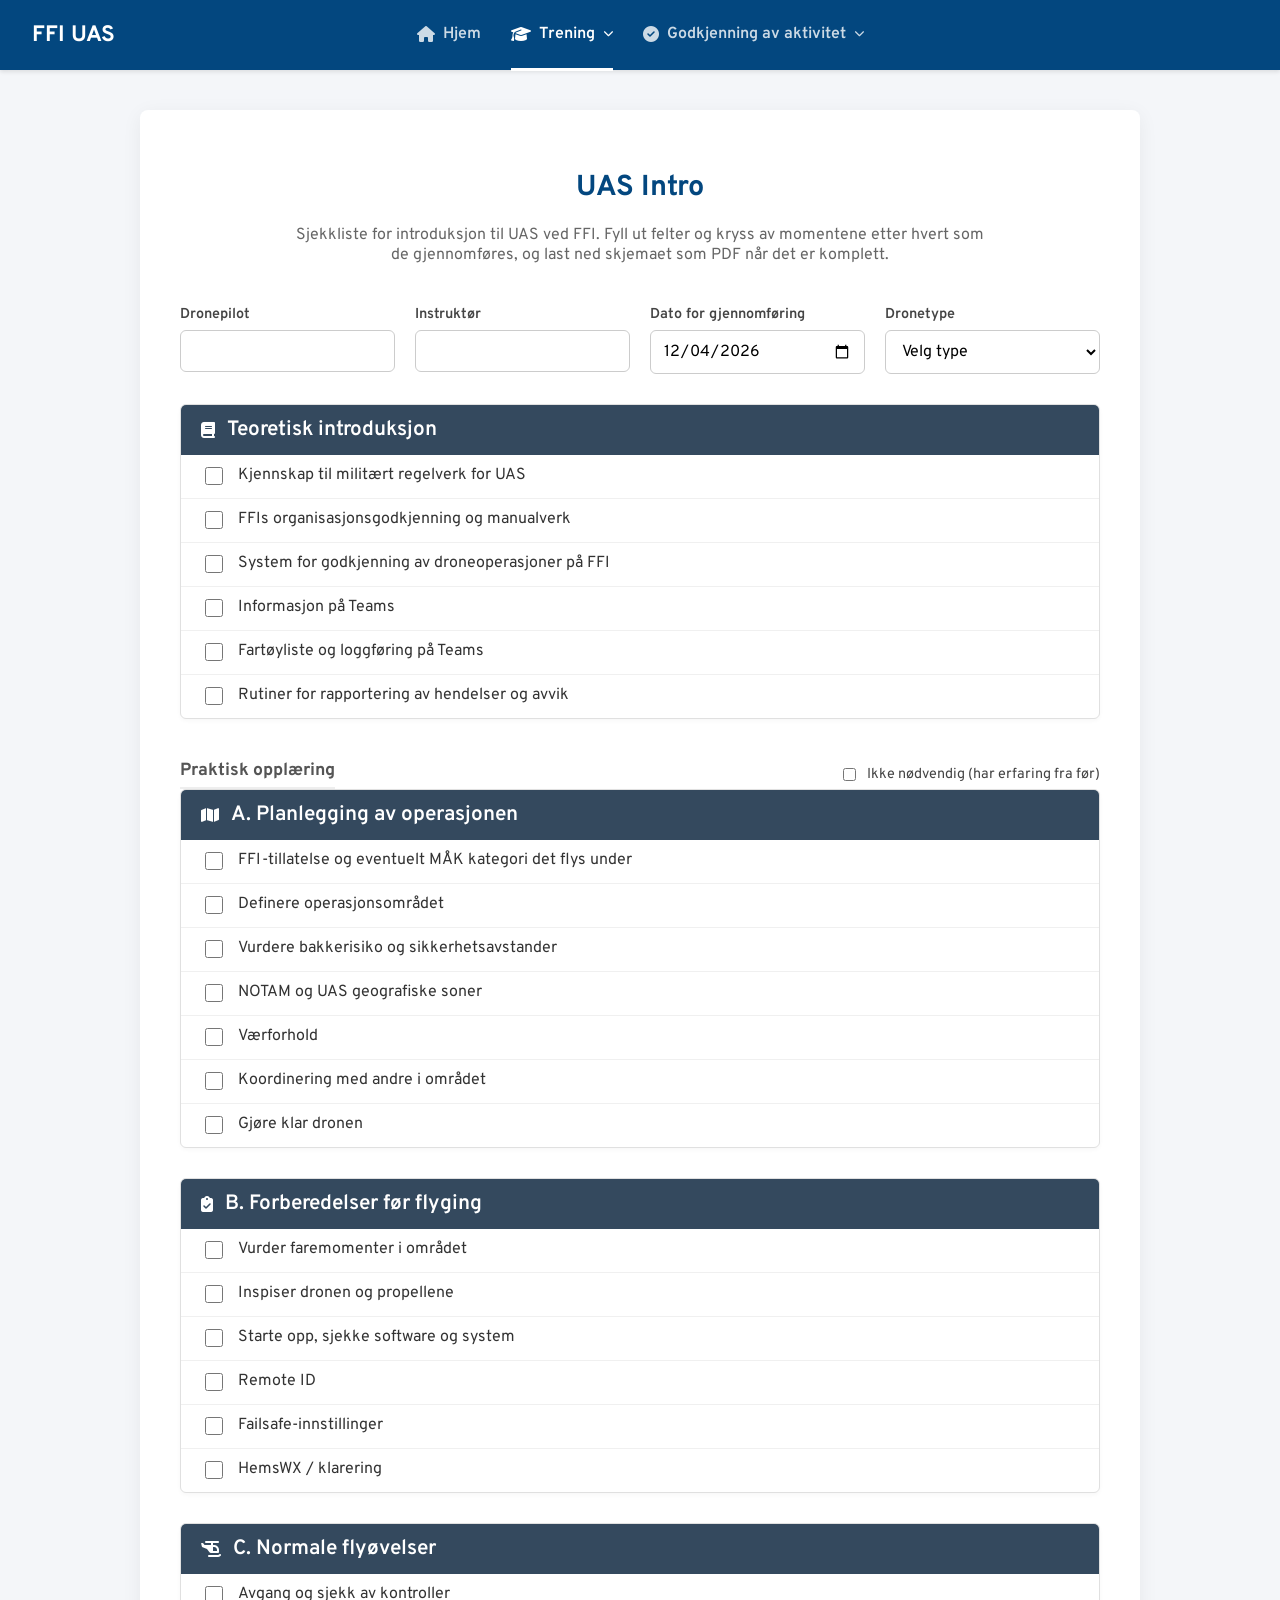
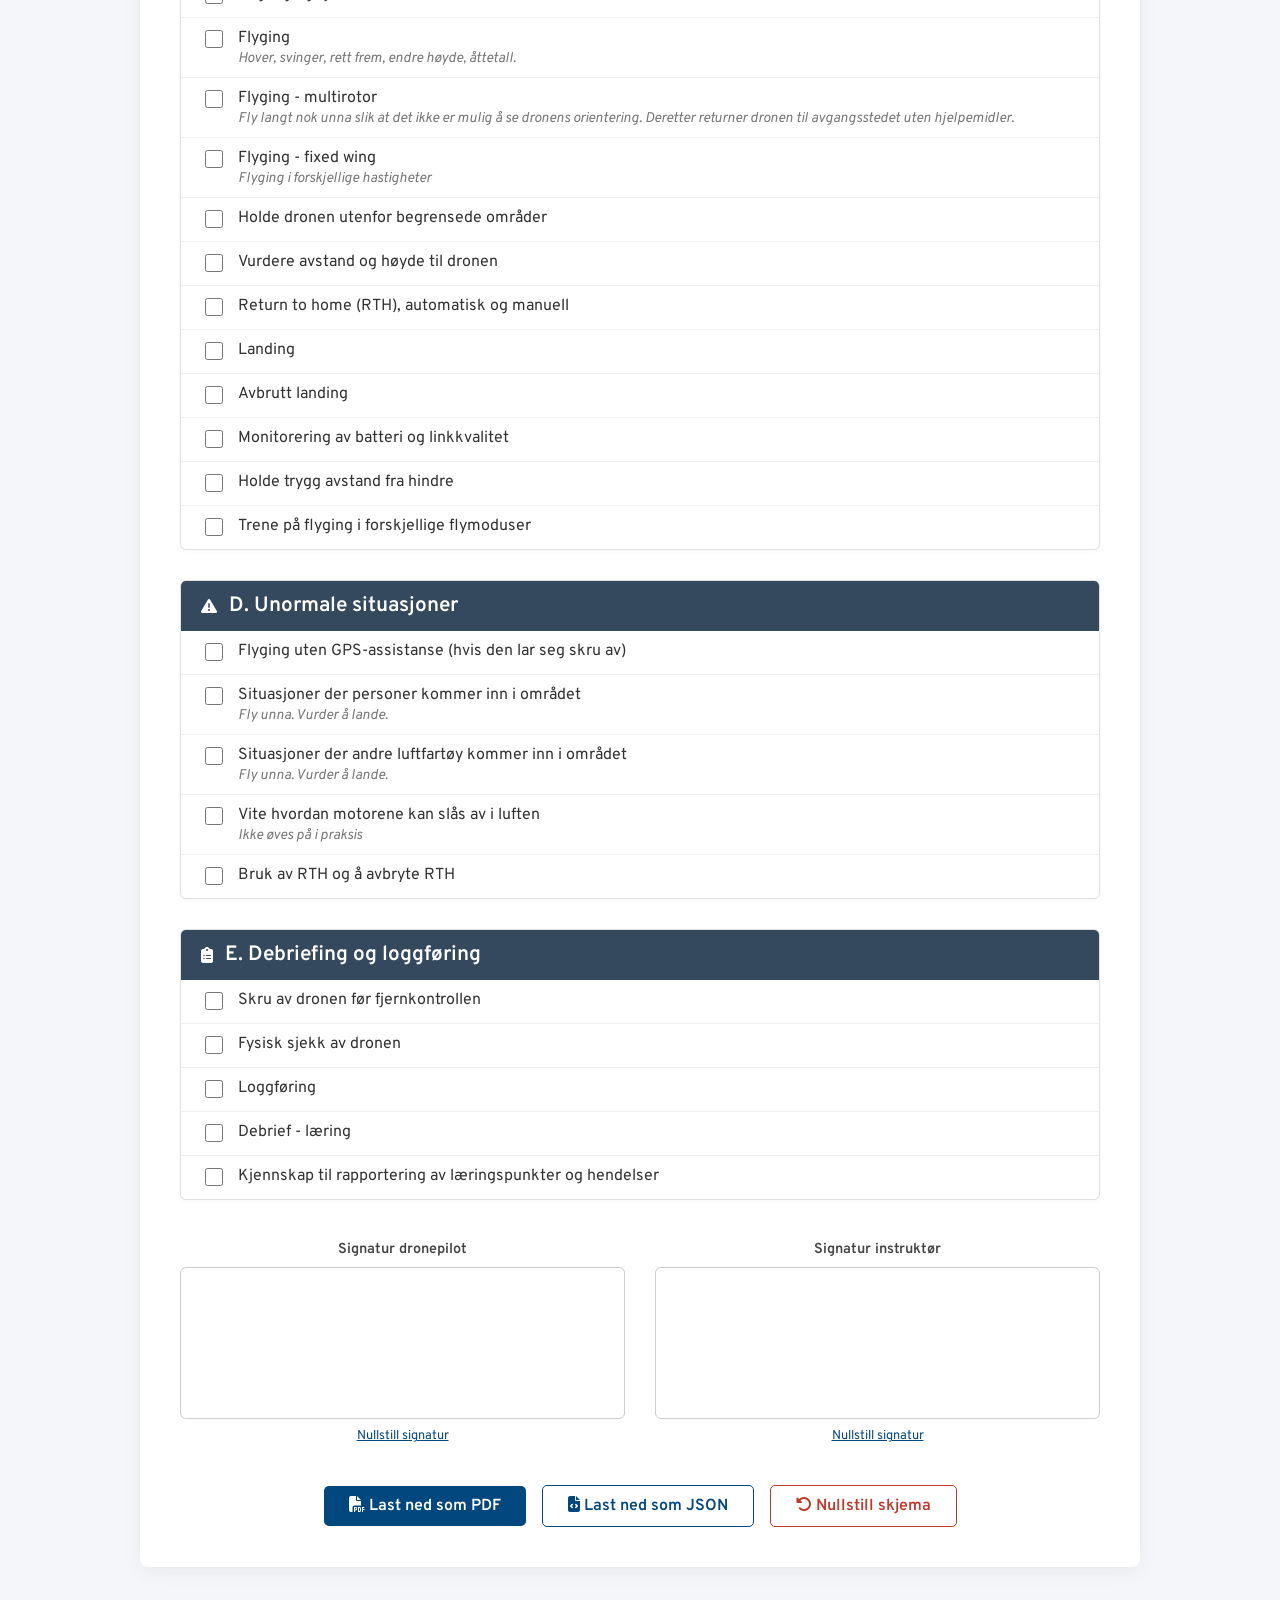
<file: uas-intro.html>
<!DOCTYPE html>
<html lang="no">
<head>
    <meta charset="UTF-8">
    <meta name="viewport" content="width=device-width, initial-scale=1.0">
    <title>UAS Intro - FFI UAS</title>
    <link rel="stylesheet" href="css/style.css">
    <link rel="apple-touch-icon" sizes="180x180" href="apple-touch-icon.png">
    <link rel="icon" type="image/x-icon" href="favicon.ico">
    <link rel="icon" type="image/png" sizes="16x16" href="favicon-16x16.png">
    <link rel="icon" type="image/png" sizes="32x32" href="favicon-32x32.png">

    <link rel="stylesheet" href="https://cdnjs.cloudflare.com/ajax/libs/font-awesome/6.4.0/css/all.min.css">
    <script src="js/menu.js"></script>
</head>
<body>

<div class="container">

    <div style="text-align:center; padding: 20px 0 40px 0;">
        <h1>UAS Intro</h1>
        <p style="max-width: 700px; margin: 0 auto; color: #666;">
            Sjekkliste for introduksjon til UAS ved FFI. Fyll ut felter og kryss av momentene
            etter hvert som de gjennomføres, og last ned skjemaet som PDF når det er komplett.
        </p>
    </div>

    <div class="form-grid no-print">
        <div class="form-field">
            <label for="pilotName">Dronepilot</label>
            <input type="text" id="pilotName">
        </div>
        <div class="form-field">
            <label for="instructorName">Instruktør</label>
            <input type="text" id="instructorName">
        </div>
        <div class="form-field">
            <label for="trainingDate">Dato for gjennomføring</label>
            <input type="date" id="trainingDate">
        </div>
        <div class="form-field">
            <label for="droneType">Dronetype</label>
            <select id="droneType">
                <option value="">Velg type</option>
                <option value="multirotor">Multirotor</option>
                <option value="fixed-wing">Fixed wing</option>
            </select>
        </div>
    </div>

    <!-- Utskriftsvennlig visning av utfylte felter (vises kun ved print) -->
    <div class="form-grid" style="display:none;" id="printFields">
        <div class="form-field"><label>Dronepilot</label><div id="printPilotName">&nbsp;</div></div>
        <div class="form-field"><label>Instruktør</label><div id="printInstructorName">&nbsp;</div></div>
        <div class="form-field"><label>Dato for gjennomføring</label><div id="printTrainingDate">&nbsp;</div></div>
        <div class="form-field"><label>Dronetype</label><div id="printDroneType">&nbsp;</div></div>
    </div>

    <div class="section">
        <div class="section-header">
            <i class="fa-solid fa-book" style="color:white;"></i>
            <h2>Teoretisk introduksjon</h2>
        </div>
        <ul class="checklist">
            <li><input type="checkbox" id="t1"><label for="t1">Kjennskap til militært regelverk for UAS</label></li>
            <li><input type="checkbox" id="t2"><label for="t2">FFIs organisasjonsgodkjenning og manualverk</label></li>
            <li><input type="checkbox" id="t2b"><label for="t2b">System for godkjenning av droneoperasjoner på FFI</label></li>
            <li><input type="checkbox" id="t3"><label for="t3">Informasjon på Teams</label></li>
            <li><input type="checkbox" id="t4"><label for="t4">Fartøyliste og loggføring på Teams</label></li>
            <li><input type="checkbox" id="t5"><label for="t5">Rutiner for rapportering av hendelser og avvik</label></li>
        </ul>
    </div>

    <div class="section-toggle" style="margin-top: 40px; display:flex; align-items:center; justify-content:space-between; flex-wrap:wrap; gap:10px;">
        <h3 style="margin:0;">Praktisk opplæring</h3>
        <label class="no-print" style="display:flex; align-items:center; gap:8px; font-weight:400; font-size:0.9rem; color:#444; cursor:pointer;">
            <input type="checkbox" id="skipPractical">
            Ikke nødvendig (har erfaring fra før)
        </label>
    </div>
    <p id="skipPracticalNote" style="display:none; font-style:italic; color:#777; margin: 0 0 10px 0;">
        Praktisk opplæring vurdert som ikke nødvendig grunnet erfaring fra tidligere.
    </p>

    <div class="section practical-section">
        <div class="section-header">
            <i class="fa-solid fa-map" style="color:white;"></i>
            <h2>A. Planlegging av operasjonen</h2>
        </div>
        <ul class="checklist">
            <li><input type="checkbox" id="a1"><label for="a1">FFI-tillatelse og eventuelt MÅK kategori det flys under</label></li>
            <li><input type="checkbox" id="a2"><label for="a2">Definere operasjonsområdet</label></li>
            <li><input type="checkbox" id="a3"><label for="a3">Vurdere bakkerisiko og sikkerhetsavstander</label></li>
            <li><input type="checkbox" id="a4"><label for="a4">NOTAM og UAS geografiske soner</label></li>
            <li><input type="checkbox" id="a5"><label for="a5">Værforhold</label></li>
            <li><input type="checkbox" id="a6"><label for="a6">Koordinering med andre i området</label></li>
            <li><input type="checkbox" id="a7"><label for="a7">Gjøre klar dronen</label></li>
        </ul>
    </div>

    <div class="section practical-section">
        <div class="section-header">
            <i class="fa-solid fa-clipboard-check" style="color:white;"></i>
            <h2>B. Forberedelser før flyging</h2>
        </div>
        <ul class="checklist">
            <li><input type="checkbox" id="b1"><label for="b1">Vurder faremomenter i området</label></li>
            <li><input type="checkbox" id="b2"><label for="b2">Inspiser dronen og propellene</label></li>
            <li><input type="checkbox" id="b3"><label for="b3">Starte opp, sjekke software og system</label></li>
            <li><input type="checkbox" id="b4"><label for="b4">Remote ID</label></li>
            <li><input type="checkbox" id="b5"><label for="b5">Failsafe-innstillinger</label></li>
            <li><input type="checkbox" id="b6"><label for="b6">HemsWX / klarering</label></li>
        </ul>
    </div>

    <div class="section practical-section">
        <div class="section-header">
            <i class="fa-solid fa-helicopter" style="color:white;"></i>
            <h2>C. Normale flyøvelser</h2>
        </div>
        <ul class="checklist">
            <li><input type="checkbox" id="c1"><label for="c1">Avgang og sjekk av kontroller</label></li>
            <li>
                <input type="checkbox" id="c2">
                <label for="c2">Flyging
                    <span class="hint">Hover, svinger, rett frem, endre høyde, åttetall.</span>
                </label>
            </li>
            <li data-drone-type="multirotor">
                <input type="checkbox" id="c3">
                <label for="c3">Flyging - multirotor
                    <span class="hint">Fly langt nok unna slik at det ikke er mulig å se dronens orientering. Deretter returner dronen til avgangsstedet uten hjelpemidler.</span>
                </label>
            </li>
            <li data-drone-type="fixed-wing">
                <input type="checkbox" id="c4">
                <label for="c4">Flyging - fixed wing
                    <span class="hint">Flyging i forskjellige hastigheter</span>
                </label>
            </li>
            <li><input type="checkbox" id="c5"><label for="c5">Holde dronen utenfor begrensede områder</label></li>
            <li><input type="checkbox" id="c6"><label for="c6">Vurdere avstand og høyde til dronen</label></li>
            <li><input type="checkbox" id="c7"><label for="c7">Return to home (RTH), automatisk og manuell</label></li>
            <li><input type="checkbox" id="c8"><label for="c8">Landing</label></li>
            <li><input type="checkbox" id="c9"><label for="c9">Avbrutt landing</label></li>
            <li><input type="checkbox" id="c10"><label for="c10">Monitorering av batteri og linkkvalitet</label></li>
            <li><input type="checkbox" id="c11"><label for="c11">Holde trygg avstand fra hindre</label></li>
            <li><input type="checkbox" id="c12"><label for="c12">Trene på flyging i forskjellige flymoduser</label></li>
        </ul>
    </div>

    <div class="section practical-section">
        <div class="section-header">
            <i class="fa-solid fa-triangle-exclamation" style="color:white;"></i>
            <h2>D. Unormale situasjoner</h2>
        </div>
        <ul class="checklist">
            <li><input type="checkbox" id="d1"><label for="d1">Flyging uten GPS-assistanse (hvis den lar seg skru av)</label></li>
            <li>
                <input type="checkbox" id="d2">
                <label for="d2">Situasjoner der personer kommer inn i området
                    <span class="hint">Fly unna. Vurder å lande.</span>
                </label>
            </li>
            <li>
                <input type="checkbox" id="d3">
                <label for="d3">Situasjoner der andre luftfartøy kommer inn i området
                    <span class="hint">Fly unna. Vurder å lande.</span>
                </label>
            </li>
            <li>
                <input type="checkbox" id="d4">
                <label for="d4">Vite hvordan motorene kan slås av i luften
                    <span class="hint">Ikke øves på i praksis</span>
                </label>
            </li>
            <li><input type="checkbox" id="d5"><label for="d5">Bruk av RTH og å avbryte RTH</label></li>
        </ul>
    </div>

    <div class="section practical-section">
        <div class="section-header">
            <i class="fa-solid fa-clipboard-list" style="color:white;"></i>
            <h2>E. Debriefing og loggføring</h2>
        </div>
        <ul class="checklist">
            <li><input type="checkbox" id="e1"><label for="e1">Skru av dronen før fjernkontrollen</label></li>
            <li><input type="checkbox" id="e2"><label for="e2">Fysisk sjekk av dronen</label></li>
            <li><input type="checkbox" id="e3"><label for="e3">Loggføring</label></li>
            <li><input type="checkbox" id="e4"><label for="e4">Debrief - læring</label></li>
            <li><input type="checkbox" id="e5"><label for="e5">Kjennskap til rapportering av læringspunkter og hendelser</label></li>
        </ul>
    </div>

    <div class="signature-row">
        <div class="signature-pad-block">
            <div class="signature-pad-label">Signatur dronepilot</div>
            <div class="signature-pad-wrap"><canvas id="sigPilot"></canvas></div>
            <button type="button" class="signature-clear-btn no-print" data-clear-target="sigPilot">Nullstill signatur</button>
        </div>
        <div class="signature-pad-block">
            <div class="signature-pad-label">Signatur instruktør</div>
            <div class="signature-pad-wrap"><canvas id="sigInstructor"></canvas></div>
            <button type="button" class="signature-clear-btn no-print" data-clear-target="sigInstructor">Nullstill signatur</button>
        </div>
    </div>

    <div class="no-print" style="text-align:center; margin-top: 40px;">
        <button class="btn" id="downloadPdfBtn"><i class="fa-solid fa-file-pdf"></i> Last ned som PDF</button>
        <button class="btn btn-secondary" id="downloadJsonBtn"><i class="fa-solid fa-file-code"></i> Last ned som JSON</button>
        <button class="btn btn-danger" id="resetFormBtn"><i class="fa-solid fa-rotate-left"></i> Nullstill skjema</button>
    </div>

</div>

<script src="js/signature-pad.js"></script>
<script src="js/uas-intro.js"></script>
</body>
</html>
</file>
<file: css/style.css>
/* css/style.css */
@import url('https://fonts.googleapis.com/css2?family=Overpass:wght@400;600;700&display=swap');
@import url('https://cdnjs.cloudflare.com/ajax/libs/font-awesome/6.4.0/css/all.min.css');

:root {
    --ffi-blue: #03477F;
    --ffi-dark: #022f53;
    --ffi-light-bg: #f4f6f9;
    --section-header-bg: #34495e;
    --border-color: #e0e0e0;
}

body {
    font-family: 'Overpass', sans-serif;
    background-color: var(--ffi-light-bg);
    margin: 0;
    padding: 0;
    color: #333;
    display: flex;
    flex-direction: column;
    min-height: 100vh;
}

/* --- Navigasjon --- */
nav {
    background-color: var(--ffi-blue);
    padding: 0 2rem;
    box-shadow: 0 2px 4px rgba(0,0,0,0.1);
    height: 70px;
    display: grid;
    grid-template-columns: 1fr auto 1fr;
    align-items: center;
}

nav .brand {
    font-weight: 700;
    font-size: 1.4rem;
    color: white;
    display: flex;
    align-items: center;
    gap: 12px;
    white-space: nowrap;
}

nav ul {
    list-style: none;
    margin: 0;
    padding: 0;
    display: flex;
    gap: 30px;
    justify-content: center;
}

nav a {
    color: rgba(255,255,255,0.8);
    text-decoration: none;
    font-weight: 600;
    font-size: 1rem;
    padding: 24px 0;
    border-bottom: 3px solid transparent;
    transition: all 0.2s;
    display: flex;
    align-items: center;
    gap: 8px;
}

nav a:hover, nav a.active {
    color: white;
    border-bottom-color: white;
}

@media (max-width: 768px) {
    nav {
        grid-template-columns: 1fr;
        height: auto;
        padding: 1rem;
        gap: 1rem;
    }
    nav ul {
        flex-direction: column;
        gap: 10px;
        align-items: center;
    }
    /* .sim-page sin faste "calc(100vh - 70px)" (se der) forutsetter navets faste 70px-høyde over -
       her er nav i stedet height:auto (stables), så samme kalkulasjon ville gitt feil størrelse.
       Faller tilbake til flex-fordeling i stedet, som selv finner ut hvor mye nav faktisk tar. */
    .sim-page {
        height: auto;
        flex: 1;
        min-height: 0;
    }
}

/* --- Nedtrekksmeny (f.eks. "Trening") --- */
.nav-dropdown {
    position: relative;
}
.nav-dropdown .dropdown-toggle {
    background: none;
    border: none;
    color: rgba(255,255,255,0.8);
    font-weight: 600;
    font-size: 1rem;
    font-family: 'Overpass', sans-serif;
    padding: 24px 0;
    border-bottom: 3px solid transparent;
    transition: all 0.2s;
    display: flex;
    align-items: center;
    gap: 8px;
    cursor: pointer;
}
.nav-dropdown .dropdown-toggle:hover,
.nav-dropdown.active .dropdown-toggle {
    color: white;
    border-bottom-color: white;
}
.dropdown-menu {
    display: none;
    position: absolute;
    top: 100%;
    left: 0;
    background: white;
    min-width: 230px;
    border-radius: 6px;
    box-shadow: 0 8px 24px rgba(0,0,0,0.15);
    padding: 8px 0;
    z-index: 100;
}
.dropdown-menu.open { display: block; }
.dropdown-menu a {
    color: #333;
    padding: 10px 18px;
    border-bottom: none;
}
.dropdown-menu a:hover,
.dropdown-menu a.active {
    background: var(--ffi-light-bg);
    color: var(--ffi-blue);
    border-bottom: none;
}

/* --- Nestet undermeny (f.eks. Simulator inni Trening) --- */
.dropdown-submenu { position: relative; }
.dropdown-subtoggle {
    width: 100%;
    background: none;
    border: none;
    text-align: left;
    font-family: inherit;
    font-size: 0.95rem;
    color: #333;
    padding: 10px 18px;
    display: flex;
    align-items: center;
    gap: 8px;
    cursor: pointer;
}
.dropdown-subtoggle:hover { background: var(--ffi-light-bg); color: var(--ffi-blue); }
.dropdown-submenu.active > .dropdown-subtoggle { color: var(--ffi-blue); }
.dropdown-menu-nested {
    top: 0;
    left: 100%;
    margin-left: 4px;
}
@media (max-width: 768px) {
    .dropdown-menu {
        position: static;
        box-shadow: none;
        border: 1px solid var(--border-color);
        margin-top: 6px;
    }
}

/* --- Hovedinnhold --- */
.container {
    max-width: 1000px;
    margin: 40px auto;
    background: white;
    padding: 40px;
    border-radius: 8px;
    box-shadow: 0 4px 20px rgba(0,0,0,0.06);
    flex: 1;
    width: 95%;
    box-sizing: border-box;
}

h1 { color: var(--ffi-blue); margin-top: 0; font-size: 1.8rem; }
h2 { font-size: 1.3rem; margin: 0; color: white; font-weight: 600; }
h3 { font-size: 1.1rem; color: #555; margin: 0 0 10px 0; border-bottom: 2px solid #eee; padding-bottom: 5px; }

/* --- Seksjoner --- */
.section {
    margin-bottom: 30px;
    border: 1px solid var(--border-color);
    border-radius: 6px;
    overflow: hidden;
    background: white;
    box-shadow: 0 2px 4px rgba(0,0,0,0.03);
}

.section-header {
    background-color: var(--section-header-bg);
    padding: 12px 20px;
    display: flex;
    align-items: center;
    gap: 12px;
}

/* --- Knapper --- */
.btn { display: inline-block; background: var(--ffi-blue); color: white; padding: 10px 25px; text-decoration: none; border-radius: 5px; font-weight: 600; transition: background 0.2s; border: none; cursor: pointer; font-family: 'Overpass', sans-serif; font-size: 1rem; margin: 0 6px; }
.btn:hover { background-color: var(--ffi-dark); }
.btn-secondary { background: white; color: var(--ffi-blue); border: 1px solid var(--ffi-blue); }
.btn-secondary:hover { background: var(--ffi-light-bg); color: var(--ffi-blue); }
.btn-danger { background: white; color: #c0392b; border: 1px solid #c0392b; }
.btn-danger:hover { background: #fdf1ef; color: #922b21; border-color: #922b21; }

/* --- Skjemafelt (navn, instruktør, dato osv.) --- */
.form-grid {
    display: grid;
    grid-template-columns: repeat(4, 1fr);
    gap: 20px;
    margin-bottom: 30px;
}
@media (max-width: 900px) {
    .form-grid { grid-template-columns: repeat(2, 1fr); }
}
@media (max-width: 500px) {
    .form-grid { grid-template-columns: 1fr; }
}
/* overflow-wrap/word-break arves ned til labelen og de utfylte print-verdiene (#printLessonTitle osv.,
   se leksjonsskjema.js/syncPrintFields) - uten dette kunne et langt, ubrutt ord (et system-serienummer
   osv.) presse feltet bredere enn omkringliggende layout og bli klippet/skjult i stedet for å brekke om. */
.form-field {
    overflow-wrap: break-word;
    word-break: break-word;
}
.form-field label {
    display: block;
    font-weight: 600;
    font-size: 0.9rem;
    color: #444;
    margin-bottom: 6px;
}
.form-field input[type="text"],
.form-field input[type="date"],
.form-field select {
    width: 100%;
    padding: 10px 12px;
    border: 1px solid #ccc;
    border-radius: 6px;
    font-size: 1rem;
    font-family: 'Overpass', sans-serif;
    box-sizing: border-box;
    background: white;
}
.form-field input:focus,
.form-field select:focus {
    outline: none;
    border-color: var(--ffi-blue);
    box-shadow: 0 0 0 3px rgba(3, 71, 127, 0.1);
}

/* --- Sjekkliste --- */
.checklist {
    list-style: none;
    margin: 0;
    padding: 0;
}
.checklist li {
    display: flex;
    align-items: flex-start;
    gap: 12px;
    padding: 10px 20px;
    border-bottom: 1px solid #f0f0f0;
}
.checklist li:last-child { border-bottom: none; }
.checklist input[type="checkbox"] {
    width: 18px;
    height: 18px;
    flex-shrink: 0;
    margin-top: 2px;
    cursor: pointer;
}
.checklist label {
    font-weight: 400;
    color: #333;
    cursor: pointer;
}
.checklist .hint {
    display: block;
    font-style: italic;
    color: #777;
    font-size: 0.88rem;
    margin-top: 2px;
}

/* --- Signaturfelt --- */
.signature-row {
    display: flex;
    flex-wrap: wrap;
    justify-content: space-between;
    gap: 30px;
    margin-top: 40px;
}
.signature-pad-block {
    flex: 1;
    min-width: 240px;
}
.signature-pad-label {
    font-weight: 600;
    font-size: 0.9rem;
    color: #444;
    margin-bottom: 8px;
    text-align: center;
}
.signature-pad-wrap {
    border: 1px solid #ccc;
    border-radius: 6px;
    background: #fff;
}
.signature-pad-wrap canvas {
    display: block;
    width: 100%;
    height: 150px;
    touch-action: none;
    cursor: crosshair;
    border-radius: 6px;
}
.signature-clear-btn {
    display: block;
    margin: 8px auto 0;
    background: none;
    border: none;
    color: var(--ffi-blue);
    font-size: 0.8rem;
    text-decoration: underline;
    cursor: pointer;
    font-family: 'Overpass', sans-serif;
}

/* --- Øvelsestabell (Leksjonsskjema) --- */
.exercise-table {
    width: 100%;
    border-collapse: collapse;
}
.exercise-table th {
    background-color: var(--ffi-blue);
    color: white;
    font-weight: 600;
    font-size: 0.85rem;
    text-align: left;
    padding: 10px 12px;
}
.exercise-table td {
    padding: 8px 10px;
    border-bottom: 1px solid #f0f0f0;
    vertical-align: top;
    /* Uten disse kan et langt, ubrutt ord (et system-serienummer, en sammenskrevet setning osv.) i
       navn-/kommentar-cellen presse tabellen bredere enn .section rundt den - som har overflow:hidden
       for den avrundede kort-kanten (se .section) - og bli usynlig KLIPPET bort i stedet for å brekke
       om til ny linje. Gjelder både den redigerbare cellen og .print-value-teksten som erstatter den
       ved utskrift (se .print-value under). */
    overflow-wrap: break-word;
    word-break: break-word;
}
.exercise-table tr:not(.generic-row) + tr.generic-row td {
    padding-top: 22px;
    border-top: 2px solid var(--border-color);
}
.exercise-table input[type="text"],
.exercise-table select {
    width: 100%;
    padding: 8px 10px;
    border: 1px solid #ccc;
    border-radius: 5px;
    font-size: 0.95rem;
    font-family: 'Overpass', sans-serif;
    box-sizing: border-box;
}
.exercise-table .ex-comment {
    width: 100%;
    padding: 8px 10px;
    border: 1px solid #ccc;
    border-radius: 5px;
    font-size: 0.95rem;
    font-family: 'Overpass', sans-serif;
    box-sizing: border-box;
    resize: none;
    overflow: hidden;
    min-height: 37px;
    line-height: 1.3;
}
.exercise-table input:focus,
.exercise-table select:focus,
.exercise-table .ex-comment:focus {
    outline: none;
    border-color: var(--ffi-blue);
    box-shadow: 0 0 0 3px rgba(3, 71, 127, 0.1);
}
/* Nr trenger bare plass til et 1-2-sifret tall (og "generic"-rader har ikke engang det - se
   renumberRows) - 34px var mer enn nødvendig og tok plass som heller trengs av Øvelse (se .col-exercise
   under), spesielt i utskrift der spalten uansett ikke lenger deler seg med den skjulte fjern-knappen. */
.exercise-table .col-num { width: 22px; }
/* Eksplisitt bredde (ikke bare "det som blir til overs" slik den delte auto-fordelingen med Kommentar
   ga før) OG en min-width-golv, slik at øvelsesnavn (typisk 15-25 tegn, f.eks. "Situasjonsforståelse")
   alltid har god nok plass til å lese lett - selv på et smalt vindu eller om Kommentar-teksten er lang. */
.exercise-table .col-exercise { width: 26%; min-width: 130px; }
.exercise-table .col-grade { width: 90px; }
.exercise-table .col-remove { width: 40px; text-align: center; }
.remove-row-btn {
    background: none;
    border: none;
    color: #c0392b;
    cursor: pointer;
    font-size: 1rem;
    padding: 4px;
}
.remove-row-btn:hover { color: #922b21; }
.add-row-btn {
    margin-top: 15px;
}
.textarea-field {
    width: 100%;
    min-height: 80px;
    padding: 10px 12px;
    border: 1px solid #ccc;
    border-radius: 6px;
    font-family: 'Overpass', sans-serif;
    font-size: 1rem;
    box-sizing: border-box;
    /* pre-wrap (textareaens standard) brekker bare ved mellomrom, IKKE inni et langt ubrutt ord - uten
       disse kunne f.eks. en lang URL skutt rett utenfor boksen i stedet for å brekke om. */
    overflow-wrap: break-word;
    word-break: break-word;
    resize: vertical;
}
.textarea-field:focus {
    outline: none;
    border-color: var(--ffi-blue);
    box-shadow: 0 0 0 3px rgba(3, 71, 127, 0.1);
}

/* --- Simulator --- */
.sim-page {
    position: relative;
    /* IKKE flex:1 (var her før) - body sin min-height:100vh gir bare et GULV, ikke en fast, definert
       hovedakse-størrelse å fordele flex-grow ut fra, så .sim-page endte uansett opp noen titalls
       piksler for høy etter enkelte vindusendringer (target: krympe/vokse-testen viste f.eks. 1044px
       .sim-page mot et 1034px vindu) - nok til å trigge scrollehjul på siden og et canvas som virker
       "zoomet inn" siden bare toppen av det faktisk var synlig. calc(100vh - navets faste 70px) er
       derimot en HARD, eksplisitt størrelse direkte fra selve viewporten - ingen flex-fordeling å bomme
       på, og dermed korrekt på enhver vindusstørrelse uten avhengighet av body/html sin egen (uklare)
       høyde-kjede.
    */
    height: calc(100vh - 70px);
    width: 100%;
    overflow: hidden;
    background: #0d1117;
}
.sim-page canvas#simCanvas {
    display: block;
    width: 100%;
    height: 100%;
}
.sim-signal-noise {
    position: absolute;
    inset: 0;
    width: 100%;
    height: 100%;
    pointer-events: none;
    opacity: 0;
    image-rendering: pixelated;
    mix-blend-mode: overlay;
    z-index: 2;
}
.sim-fpv-hud {
    position: absolute;
    inset: 0;
    width: 100%;
    height: 100%;
    pointer-events: none;
    display: none;
    z-index: 3;
}
.sim-hud {
    position: absolute;
    inset: 0;
    pointer-events: none;
    padding: 16px;
    box-sizing: border-box;
    font-family: 'Overpass', sans-serif;
}
.sim-status-bar {
    display: flex;
    flex-wrap: wrap;
    gap: 18px;
    width: fit-content;
    background: rgba(3, 71, 127, 0.85);
    border-radius: 8px;
    padding: 10px 18px;
    pointer-events: auto;
}
.sim-status-item {
    display: flex;
    flex-direction: column;
    min-width: 70px;
}
/* Usynlig knapp lagt OVENPÅ hele .sim-status-item (via position:absolute inset:0 - se .sim-dropdown sin
   position:relative rett over, som gir denne sitt positisjoneringsgrunnlag) - selve klikkeflaten for
   modus-popoveren (buildModePopover). Erstattet et tidligere forsøk på å gjøre SELVE cellen (en <div>) til
   klikkeflaten via event-bubling fra tekstene inni - upålitelig på tvers av nettlesere/oppsett (brukeren
   rapporterte gjentatte ganger at kun selve modus-teksten reagerte). En ekte, native <button> med et
   entydig, garantert rektangulært treffområde (via inset:0) er robust uansett hvilket barn som "egentlig"
   ligger under et gitt punkt. */
.sim-mode-toggle-overlay {
    position: absolute;
    inset: 0;
    z-index: 1;
    background: none;
    border: none;
    padding: 0;
    margin: 0;
    cursor: pointer;
}
.sim-status-label {
    font-size: 0.68rem;
    text-transform: uppercase;
    letter-spacing: 0.05em;
    color: rgba(255,255,255,0.65);
}
.sim-status-value {
    font-weight: 700;
    color: white;
    font-size: 1rem;
}
.sim-status-value.sim-armed { color: #6fdc8c; }
.sim-status-value.sim-killed { color: #ff6b6b; }
/* Mellomtilstand: innenfor kravet, men nær nok grensen til at det er verdt et varsel (brukt av
   høydefeltet i øvelses-HUD-en, se updateExerciseHud). */
.sim-status-value.sim-caution { color: #ffcf5c; }
/* Rundetider (race3, se exerciseHudLapTimes) - opptil tre tider på én linje ved siden av totaltiden,
   litt mindre skrift enn de andre HUD-verdiene så raden ikke blir bredere enn nødvendig. */
.sim-status-value-sm { font-size: 0.8rem; white-space: nowrap; }
/* Kort gult blink på hudMode ved modusbytte (se modeFlashUntil i simulator-vtol.js) - ren CSS-animasjon
   i stedet for en JS-drevet fargeovergang, siden klassen kun står på i ~400ms (ett engangsblink, ikke
   en vedvarende tilstand som sim-armed/sim-killed over). */
.sim-status-value.mode-flash { animation: sim-mode-flash 0.4s ease-out; }
@keyframes sim-mode-flash {
    0% { color: #ffd23f; text-shadow: 0 0 8px rgba(255,210,63,0.9); }
    100% { color: white; text-shadow: none; }
}
/* "øvelser. når man ber brukeren om å bytte modus. Gi noen gule flash i HUDEN på MODUS knappen Frem til
   modus er byttet. så ser brukeren at det kan trykkes der også" (brukeren) - VEDVARENDE (i motsetning til
   engangsblinket over) gult pulserende omriss rundt hele modus-boksen (#hudModeItem) mens en øvelse venter
   på et modusbytte (se exerciseModeHintActive/updateExerciseHud) - viser at knappen kan trykkes der også,
   ikke bare via bryteren på senderen. Fjernes idet riktig modus er valgt. */
.sim-status-item.exercise-mode-hint { animation: sim-mode-hint-pulse 1.1s ease-in-out infinite; border-radius: 6px; }
@keyframes sim-mode-hint-pulse {
    0%, 100% { box-shadow: 0 0 0 0 rgba(255,210,63,0.55); }
    50% { box-shadow: 0 0 0 6px rgba(255,210,63,0); }
}

/* Fremdrift/telleren for gjeldende øvelsessteg (hover-holdetid, runder, killswitch-status ...) -
   egen liten boks nederst midt på skjermen, i tillegg til (ikke i stedet for) selve HUD-baren,
   siden dette er tallet man aktivt følger med på mens man flyr og ellers må se bort fra banen for. */
.sim-progress-box {
    position: absolute;
    bottom: 20px;
    left: 50%;
    transform: translateX(-50%);
    display: flex;
    flex-direction: column;
    align-items: center;
    gap: 2px;
    background: rgba(3, 71, 127, 0.85);
    border-radius: 8px;
    padding: 8px 22px;
    pointer-events: none;
}
.sim-progress-box .sim-status-value { font-size: 1.3rem; }

.sim-crash-banner {
    position: absolute;
    top: 50%;
    left: 50%;
    transform: translate(-50%, -50%);
    display: none;
    flex-direction: column;
    align-items: center;
    gap: 4px;
    background: rgba(160, 20, 20, 0.9);
    color: white;
    padding: 18px 32px;
    border-radius: 10px;
    box-shadow: 0 6px 24px rgba(0,0,0,0.4);
    text-align: center;
    pointer-events: none;
}
.sim-crash-banner.show { display: flex; }
.sim-crash-banner .sim-crash-title {
    font-size: 1.4rem;
    font-weight: 700;
    letter-spacing: 0.03em;
}
.sim-crash-banner .sim-crash-hint {
    font-size: 0.9rem;
    opacity: 0.9;
}
.sim-crash-banner .sim-injury-icon {
    font-size: 2.6rem;
    margin-bottom: 4px;
}

.sim-warning-banner {
    position: absolute;
    top: 62%; /* senket fra 34% - stod midt i synsfeltet der man ser gates/horisont mens man flyr,
    spesielt merkbart for "Runde fullført"-meldingen på racingbanen (samme banner, se
    sim-banner-success) siden den dukker opp akkurat idet man trenger å se banen best (rett etter
    start/mål, videre inn i neste runde) */
    left: 50%;
    transform: translate(-50%, -50%);
    display: none;
    flex-direction: column;
    align-items: center;
    gap: 4px;
    background: rgba(190, 130, 15, 0.92);
    color: white;
    padding: 12px 26px;
    border-radius: 10px;
    box-shadow: 0 6px 24px rgba(0,0,0,0.4);
    text-align: center;
    pointer-events: none;
}
.sim-warning-banner.show { display: flex; }
/* Heewing (VTOL-siden): brukeren ba om at popupene under øvelser kan sitte litt lenger ned - egen,
   scoped override (.vtol-page, se simulator-vtol.html) i stedet for å endre selve top:62% over, som er
   delt med quad-simulatoren og allerede tunet for DENS synsfelt (se kommentaren der). Senket i to omganger
   (62%->72%->80%, brukeren: "kan være enda litt mer ned på skjermen"). */
.vtol-page .sim-warning-banner { top: 80%; }
.sim-warning-banner .sim-crash-title {
    font-size: 1.15rem;
    font-weight: 700;
    letter-spacing: 0.03em;
}
/* Grønn variant av varselbanneret - positiv kvittering (deløvelse fullført / øvelse bestått). */
.sim-warning-banner.sim-banner-success {
    background: rgba(35, 140, 70, 0.92);
}

/* Racingbane-resultatpopup (tid+medalje ved fullført forsøk) - se showRaceResultPopup (js/simulator.js).
   Egen, mer staselig enn sim-warning-banner over - brukerens krav, ordrett: "en popup med tid og medalje.
   hvis det ble gull må det være ekstra stas, platinum må det være veldig ekstra stas." Sentrert (samme
   prinsipp som sim-crash-banner) - i motsetning til sim-warning-banner (bevisst flyttet vekk fra sentrum,
   se kommentaren der) trenger man ikke se banen forbi kortet akkurat idet et forsøk er over. */
.sim-race-result {
    position: absolute;
    top: 42%;
    left: 50%;
    transform: translate(-50%, -50%) scale(0.85);
    display: flex;
    justify-content: center;
    opacity: 0;
    pointer-events: none;
    transition: opacity 0.25s ease, transform 0.25s ease;
    z-index: 5;
}
.sim-race-result.show {
    opacity: 1;
    transform: translate(-50%, -50%) scale(1);
}
.sim-race-result-card {
    position: relative;
    display: flex;
    flex-direction: column;
    align-items: center;
    gap: 6px;
    background: rgba(20, 24, 32, 0.92);
    color: white;
    padding: 22px 40px;
    border-radius: 14px;
    border: 1px solid rgba(255, 255, 255, 0.12);
    box-shadow: 0 10px 40px rgba(0, 0, 0, 0.5);
    text-align: center;
    min-width: 220px;
}
.sim-race-result-medal-icon { font-size: 2.6rem; color: #ddd; margin-bottom: 2px; }
/* Sammensatte selektorer (IKKE bare .sim-medal-gull alene) - garanterer riktig farge UANSETT rekkefølge i
   filen i forhold til de delte .sim-medal-*-klassene (linje ~1500) - samme fire fargeverdier, kopiert hit
   bevisst for den høyere spesifisiteten, ikke en ny fargedefinisjon. */
.sim-race-result-medal-icon.sim-medal-bronze { color: #cd7f32; }
.sim-race-result-medal-icon.sim-medal-silver { color: #9aa0a6; }
.sim-race-result-medal-icon.sim-medal-gold { color: #d4af37; }
.sim-race-result-medal-icon.sim-medal-platinum { color: #6fc3d6; }
.sim-race-result-label { font-size: 1.05rem; font-weight: 600; letter-spacing: 0.02em; opacity: 0.85; }
.sim-race-result-time { font-size: 2.2rem; font-weight: 700; font-variant-numeric: tabular-nums; }
.sim-race-result-medal-text { font-size: 0.95rem; font-weight: 700; letter-spacing: 0.12em; }
.sim-race-result-record { font-size: 0.8rem; max-width: 260px; margin-top: 4px; color: #ffe27a; font-weight: 600; }
.sim-race-result-sparkles { display: none; } /* kun synlig for tier-platinum, se under */

/* Gull - "ekstra stas": glødende, sakte pulserende kort + en liten hopp-animasjon på medaljeikonet. */
.sim-race-result.tier-gold .sim-race-result-card {
    border-color: rgba(212, 175, 55, 0.55);
    animation: simRaceResultGoldGlow 1.8s ease-in-out infinite;
}
.sim-race-result.tier-gold .sim-race-result-medal-icon { animation: simRaceResultMedalBounce 1.2s ease-in-out infinite; }
@keyframes simRaceResultGoldGlow {
    0%, 100% { box-shadow: 0 10px 40px rgba(0,0,0,0.5), 0 0 0 rgba(212,175,55,0); }
    50% { box-shadow: 0 10px 40px rgba(0,0,0,0.5), 0 0 34px 6px rgba(212,175,55,0.55); }
}
@keyframes simRaceResultMedalBounce {
    0%, 100% { transform: translateY(0) scale(1); }
    50% { transform: translateY(-4px) scale(1.08); }
}

/* Platinum - "VELDIG ekstra stas": alt gull har, PLUSS en sterkere/raskere glød, en skimrende diagonal
   lysstripe som feier over kortet, og seks synlige "sparkles" (se span-ene i HTML-markeringen) som
   flimrer rundt kortet i forskjøvet takt. */
.sim-race-result.tier-platinum .sim-race-result-card {
    border-color: rgba(111, 195, 214, 0.7);
    animation: simRaceResultPlatinumGlow 1.3s ease-in-out infinite;
    overflow: hidden;
}
.sim-race-result.tier-platinum .sim-race-result-medal-icon { animation: simRaceResultMedalBounce 0.9s ease-in-out infinite; }
.sim-race-result.tier-platinum .sim-race-result-card::after {
    content: "";
    position: absolute;
    top: -50%;
    left: -60%;
    width: 40%;
    height: 200%;
    background: linear-gradient(100deg, transparent, rgba(255, 255, 255, 0.35), transparent);
    transform: rotate(20deg);
    animation: simRaceResultShimmer 2.4s ease-in-out infinite;
}
@keyframes simRaceResultPlatinumGlow {
    0%, 100% { box-shadow: 0 10px 40px rgba(0,0,0,0.5), 0 0 10px 2px rgba(111,195,214,0.35); }
    50% { box-shadow: 0 10px 40px rgba(0,0,0,0.5), 0 0 46px 10px rgba(111,195,214,0.85); }
}
@keyframes simRaceResultShimmer {
    0% { left: -60%; }
    100% { left: 140%; }
}
.sim-race-result.tier-platinum .sim-race-result-sparkles { display: block; position: absolute; inset: -30px; pointer-events: none; }
.sim-race-result.tier-platinum .sim-race-result-sparkles span {
    position: absolute;
    width: 6px;
    height: 6px;
    background: #bdf1ff;
    clip-path: polygon(50% 0%, 61% 39%, 100% 50%, 61% 61%, 50% 100%, 39% 61%, 0% 50%, 39% 39%);
    animation: simRaceResultSparkle 1.6s ease-in-out infinite;
    opacity: 0;
}
.sim-race-result.tier-platinum .sim-race-result-sparkles span:nth-child(1) { top: 6%;  left: 12%; animation-delay: 0s; }
.sim-race-result.tier-platinum .sim-race-result-sparkles span:nth-child(2) { top: 14%; left: 82%; animation-delay: 0.25s; }
.sim-race-result.tier-platinum .sim-race-result-sparkles span:nth-child(3) { top: 50%; left: 4%;  animation-delay: 0.5s; }
.sim-race-result.tier-platinum .sim-race-result-sparkles span:nth-child(4) { top: 55%; left: 92%; animation-delay: 0.75s; }
.sim-race-result.tier-platinum .sim-race-result-sparkles span:nth-child(5) { top: 88%; left: 20%; animation-delay: 1s; }
.sim-race-result.tier-platinum .sim-race-result-sparkles span:nth-child(6) { top: 90%; left: 70%; animation-delay: 1.3s; }
@keyframes simRaceResultSparkle {
    0%, 100% { opacity: 0; transform: scale(0.4) rotate(0deg); }
    50% { opacity: 1; transform: scale(1.15) rotate(90deg); }
}

/* Livslager-ikoner ("Krasj i bevegelige mål", js/simulator.js: updateTargetLivesHud) - brukerens krav:
   "ikke noe 'x droner igjen' i popupene. ha heller noen ikoner nede i venstre hjørne med antall droner/
   liv". Plassert høyere enn sim-mini-hint (bottom 16px, se under) for å ikke kollidere med arme-hintet i
   samme hjørne tidlig i øvelsen, før man har tatt av. Kun synlig mens targetStrike-øvelsen er aktiv. */
.sim-target-lives {
    position: absolute;
    left: 16px;
    bottom: 100px;
    display: none;
    flex-direction: column;
    gap: 4px;
    background: rgba(20, 22, 28, 0.6);
    padding: 8px 10px;
    border-radius: 8px;
    pointer-events: none;
}
.sim-target-lives.show { display: flex; }
.sim-target-lives-label {
    font-size: 0.68rem;
    letter-spacing: 0.06em;
    text-transform: uppercase;
    color: #ddd;
    font-weight: 600;
}
.sim-target-lives-icons { display: flex; flex-wrap: wrap; max-width: 170px; gap: 4px; }
.sim-target-lives-icons i {
    font-size: 0.95rem;
    color: #4fd1ff;
}
/* Brukt opp (se exerciseState.targetCrashesUsed) - dimmet i stedet for fjernet, slik at TOTALANTALLET
   (9 droner) fortsatt er synlig gjennom hele forsøket, ikke bare de gjenværende. */
.sim-target-lives-icons i.sim-target-life-used {
    color: #666;
    opacity: 0.45;
}

/* Liten, diskré popup nederst til venstre - "en liten diskre popup nede på skjermen med beskjed om
   hvordan man armer. kort og enkelt. gul liten boks" (brukeren) - MYE mindre/enklere enn de sentrerte
   sim-warning-banner-variantene over (TAILSTRIKE osv.), som er ment å avbryte og advare. armHintBanner
   (gul, persistent mens ikke armert) og homeSetToast (blå, transient - "hjempunkt satt") stables over
   hverandre her, se simulator-vtol.html/js. */
.sim-mini-hint {
    position: absolute;
    left: 16px;
    bottom: 16px;
    display: none;
    align-items: center;
    gap: 8px;
    background: rgba(190, 150, 20, 0.92);
    color: white;
    padding: 7px 14px;
    border-radius: 8px;
    font-size: 0.8rem;
    font-weight: 600;
    box-shadow: 0 3px 12px rgba(0,0,0,0.35);
    pointer-events: none;
    max-width: 320px;
}
.sim-mini-hint.show { display: flex; }
.sim-mini-hint i { font-size: 0.95rem; }
.sim-mini-hint-info {
    bottom: 58px; /* stables over armHintBanner - de to kan i prinsippet vises samtidig et par frames rundt selve arme-øyeblikket */
    background: rgba(30, 95, 155, 0.92);
}

/* Øvelses-beskrivelse i detaljvisningen: vanlig (ikke kursiv) brødtekst med luftig linjehøyde -
   .sim-panel-hint er kursiv og beregnet på korte hint, ikke avsnitt. white-space:pre-line lar
   fullDescription-tekstene (js/simulator.js) bryte i avsnitt via \n\n i stedet for å alltid rendres
   som én sammenhengende tekstblokk - selve elementet settes fortsatt trygt via textContent, ikke innerHTML. */
.sim-exercise-desc {
    font-style: normal;
    font-size: 0.85rem;
    line-height: 1.55;
    color: #333;
    margin: 8px 0 12px;
    white-space: pre-line;
}
.sim-exercise-detail-title {
    display: flex;
    align-items: center;
    gap: 8px;
    margin: 12px 0 2px;
}
.sim-exercise-detail-title .sim-exercise-icon { color: var(--ffi-blue); }
.sim-exercise-row-icon {
    flex: 0 0 22px;
    text-align: center;
    color: var(--ffi-blue);
    margin-right: 6px;
}
/* Diplom-raden nederst i øvelseslisten når alt er bestått - gull-aksent. */
.sim-exercise-row-diploma { background: #fdf6df; }
.sim-exercise-row-diploma .sim-exercise-row-icon { color: #d4af37; }

/* Oppsummeringskort etter fullført øvelse (tid + ros + neste-valg). */
.sim-exercise-summary {
    position: absolute;
    top: 50%;
    left: 50%;
    transform: translate(-50%, -50%);
    background: white;
    color: #222;
    border-radius: 10px;
    padding: 20px 26px;
    box-shadow: 0 8px 30px rgba(0,0,0,0.4);
    text-align: center;
    max-width: 360px;
    pointer-events: auto;
    z-index: 7;
}
.sim-exercise-summary h3 { margin: 0 0 8px; color: var(--ffi-blue); }
.sim-exercise-summary p { margin: 0 0 14px; font-size: 0.9rem; }
.sim-summary-buttons { display: flex; gap: 8px; justify-content: center; flex-wrap: wrap; }

/* Veiviser (øvelse 0 - fjernkontroll-/modus-oppsett) og teoriprøve (siste øvelse) - INGEN 3D-flyging
   involvert i noen av de to (se startVtolSpecialExercise i js/simulator-vtol-exercises.js), derfor et
   eget, fullskjerms overlegg (samme backdrop-mønster som .sim-diploma-overlay over) i stedet for
   exerciseHudBar-en resten av øvelsene bruker. Delt mellom begge - quiz-spesifikke deler (alternativ-
   knapper/fasit) er egne klasser under, skjult/tomme i veiviser-steg. */
.sim-wizard-overlay {
    position: absolute;
    inset: 0;
    background: rgba(0,0,0,0.55);
    display: flex;
    align-items: center;
    justify-content: center;
    pointer-events: auto;
    z-index: 10;
}
.sim-wizard-card {
    background: white;
    color: #222;
    border-radius: 10px;
    padding: 24px 28px;
    box-shadow: 0 8px 30px rgba(0,0,0,0.4);
    max-width: 480px;
    width: min(480px, 90vw);
    max-height: 85vh;
    overflow-y: auto;
}
/* "litt forstyrrende at vindusstørrelsen endrer seg hele tiden [i quizen]. kanskje sette vinduet til maks
   av det som treng og så kan vinduet ha samme størrelse gjennom hele quizen?" (brukeren) - kortet hadde
   ingen egen min-height, kun innhold-styrt auto-høyde - varierende spørsmål-/svartekstlengde OG
   forklaringsboksen (kun synlig ETTER svar, se #wizardExplanation) fikk kortet til synlig å hoppe i
   høyde mellom spørsmål og mellom "før svar"/"etter svar". Satt KUN på quiz-visningen
   (#wizardCard.sim-wizard-card-quiz, satt av JS i renderSpecialExerciseStep - se der), IKKE hele
   veiviser-kortet (ex0 sine steg har for ulikt innhold seg imellom - egen bindings-rutenett på noen steg,
   ren tekst på andre - til at én felles låst høyde ville gitt mye tomrom på de korte stegene). min() mot
   80vh av samme grunn som width-regelen over - skal ikke sprenge en liten skjerm. */
.sim-wizard-card.sim-wizard-card-quiz { min-height: min(600px, 80vh); }
.sim-wizard-step-label {
    font-size: 0.78rem;
    font-weight: 700;
    letter-spacing: 0.06em;
    color: var(--ffi-blue);
    text-transform: uppercase;
    margin-bottom: 4px;
}
.sim-wizard-card h3 { margin: 0 0 12px; color: var(--ffi-blue); }
.sim-wizard-body {
    font-size: 0.92rem;
    line-height: 1.6;
    white-space: pre-line;
    margin-bottom: 18px;
}
.sim-wizard-options { display: flex; flex-direction: column; gap: 8px; margin-bottom: 14px; }
.sim-wizard-option {
    text-align: left;
    background: #f4f6f8;
    border: 2px solid var(--border-color);
    border-radius: 8px;
    padding: 10px 14px;
    font-family: 'Overpass', sans-serif;
    font-size: 0.88rem;
    cursor: pointer;
    color: #222;
}
.sim-wizard-option:hover:not(:disabled) { background: #e8edf2; }
.sim-wizard-option:disabled { cursor: default; }
.sim-wizard-option.sim-wizard-option-correct { background: #d9f3e0; border-color: #2ecc71; font-weight: 600; }
.sim-wizard-option.sim-wizard-option-wrong { background: #fbe0df; border-color: #d9564f; }
/* "Pass på pen formatering og linjeskift i forklaringene, sånn at det er bra lesbart" (brukeren) -
   white-space:pre-line lar quiz-forklaringene (js/simulator-vtol-quiz.js) bryte i avsnitt via \n\n, samme
   mønster .sim-wizard-body og .sim-exercise-desc allerede bruker (se deres egne kommentarer) - elementet
   settes fortsatt trygt via textContent, ikke innerHTML. */
.sim-wizard-explanation {
    background: #eef4fa;
    border-radius: 8px;
    padding: 10px 14px;
    font-size: 0.85rem;
    line-height: 1.5;
    margin-bottom: 14px;
    white-space: pre-line;
}
.sim-wizard-nav { display: flex; gap: 8px; justify-content: space-between; align-items: center; }
.sim-wizard-progress { font-size: 0.8rem; color: #667; }

/* Diplom-overlegg: utfyllbart navn + utskrift til PDF via nettleserens print-dialog. */
.sim-diploma-overlay {
    position: absolute;
    inset: 0;
    background: rgba(0,0,0,0.55);
    display: flex;
    align-items: center;
    justify-content: center;
    pointer-events: auto;
    z-index: 10;
}
.sim-diploma {
    background: white;
    padding: 16px;
    border-radius: 8px;
    /* A4 (210 x 297 mm) - forhåndsvisningen på skjerm skal ha samme form/proporsjoner som papiret man
       faktisk får ut av "Skriv ut / lagre som PDF" (se den globale @page-regelen lenger ned i filen). Bredden er
       det minste av full A4-bredde, 80% av vindusbredden og "80% av vindushøyden regnet om til A4-bredde"
       - det siste leddet er det som faktisk hindrer overflyt på korte/lave vinduer: med en fast
       min-height:297mm alene "vinner" den alltid over max-height (CSS-spec), og arket stakk utenfor
       skjermen på vanlige laptop-skjermer. aspect-ratio lar høyden følge automatisk fra den valgte
       bredden i stedet, så hele arket alltid skaleres proporsjonalt ned til å faktisk få plass.
       80 (ned fra 92) gir synlig luft over/under/rundt arket i stedet for at det nesten fyller vinduet. */
    width: min(210mm, 80vw, calc(80vh * 210 / 297));
    aspect-ratio: 210 / 297;
    max-height: 80vh;
    overflow-y: auto;
    /* flex-direction:column er nødvendig her - .sim-diploma har TO barn (.sim-diploma-border OG
       .sim-diploma-actions, se HTML), ikke bare rammen. Uten column endte de side ved side (rad er
       default) og .sim-diploma-actions ble strukket til rammens fulle høyde av align-items:stretch,
       som igjen strukket knappene inni den loddrett - det var "knappene ble strukket ut"-bugen. */
    display: flex;
    flex-direction: column;
}
.sim-diploma-border {
    border: 6px double var(--ffi-blue);
    padding: 28px 24px;
    text-align: center;
    color: #222;
    /* Strekker rammen til full A4-høyde i stedet for at den bare pakker seg tett rundt innholdet (som
       etterlot mye tomt hvitt under en kort ramme øverst på et langt ark) - innholdet sentreres så
       loddrett inni den nå høyere rammen. */
    flex: 1;
    display: flex;
    flex-direction: column;
    justify-content: center;
}
.sim-diploma-icons { display: flex; align-items: center; justify-content: center; gap: 18px; margin-bottom: 10px; }
.sim-diploma-quad { width: 2.6rem; height: 2.6rem; color: var(--ffi-blue); }
/* "fly-Ikonet på diplomet. kan heller bruke dette vedlagte bildet av en Heewing som ikon der?" (brukeren) -
   byttet fra et generisk Font Awesome-flygly (<i>) til et faktisk PNG-bilde av selve Heewing T2 Cruza
   (images/Heewing-T2.png, lagt inn av brukeren) - height (ikke font-size, siden dette nå er et ekte bilde,
   ikke et ikonfont-glyf) styrer størrelsen, width:auto bevarer bildets egne proporsjoner. */
.sim-diploma-heewing-icon { height: 2.6rem; width: auto; }
.sim-diploma-medal { font-size: 3rem; color: #d4af37; }
/* "'BEKREFTELSE'-overskriften har litt mye mellomrom mellom bokstavene" (brukeren) - ned fra 0.35em (delt
   med quad-diplomet, samme overskrift/klasse begge steder - reduksjonen gjelder derfor begge). */
.sim-diploma-border h2 { margin: 0 0 2px; letter-spacing: 0.12em; color: var(--ffi-blue); }
.sim-diploma-sub { margin: 0 0 20px; font-size: 0.85rem; color: #666; }
.sim-diploma-line { margin: 0 0 8px; font-size: 0.95rem; }
.sim-diploma-name {
    border: none;
    border-bottom: 2px solid #999;
    font-size: 1.35rem;
    text-align: center;
    transition: background-color 0.2s ease;
    /* margin:auto sentrerer selve boksen (80% bredde) i sidekant-retningen - .sim-diploma-border ble
       flex column for å strekke rammen i høyden (se der), og et flex-element med en eksplisitt bredde
       (ikke auto) strekkes IKKE av align-items:stretch og havner da til venstre uten dette, selv om
       text-align:center fortsatt sentrerer TEKSTEN inni feltet. */
    margin: 0 auto;
    width: 80%;
    font-family: inherit;
    padding: 4px;
    outline: none;
    background: transparent;
}
/* "diplom navn. må ikke være mulig å lagre uten navn. lys svakt rødt opp navnefeltet hvis man prøver å
   lagre uten navn" (brukeren) - "lagre" er her "Lagre som PDF"-knappen (diplomaPrintBtn, se
   openVtolDiploma), som nå avviser tomt navn og legger på denne klassen i stedet for å kalle
   window.print(). Samme "kort, engangs CSS-animasjon"-mønster som sim-mode-flash over. */
.sim-diploma-name.sim-diploma-name-error { animation: sim-diploma-name-error-flash 0.6s ease; }
@keyframes sim-diploma-name-error-flash {
    0%, 100% { background-color: transparent; }
    25% { background-color: rgba(217,48,37,0.28); }
}
.sim-diploma-text { font-size: 0.9rem; line-height: 1.55; margin: 18px 0 10px; }
/* Bestetider per øvelse - to kolonner (navn + tid), tynn skillelinje mellom radene. */
.sim-diploma-times {
    width: 100%;
    box-sizing: border-box;
    margin: 0 auto 16px;
    max-width: 380px;
    text-align: left;
    font-size: 0.82rem;
}
.sim-diploma-time-row {
    display: flex;
    justify-content: space-between;
    gap: 12px;
    padding: 3px 2px;
    border-bottom: 1px solid #eee;
}
.sim-diploma-time-row span:last-child { font-variant-numeric: tabular-nums; color: var(--ffi-blue); font-weight: 600; }
/* Acro-diplomet (openAcroDiploma): samme rad/skillelinje-idé som over, men stablet - tittel+tid på égen
   linje øverst (.sim-diploma-time-row-top, gjenbruker nettopp den blå/fete span:last-child-regelen over
   for selve tiden), og et kort "hva øves"-avsnitt under (brukerens krav: "Bør det under hver øvelse stå
   litt mer om innhold og hva som egentlig blir øvet?", se ACRO_DIPLOMA_SKILLS). Egen modifikator-klasse -
   IKKE en endring av selve .sim-diploma-time-row - openDiploma (Stabilized-diplomet) gjenbruker den
   klassen uendret, kun for navn+tid, uten denne stablingen. */
.sim-diploma-time-row-acro { display: flex; flex-direction: column; gap: 3px; padding: 6px 2px; }
.sim-diploma-time-row-top { display: flex; justify-content: space-between; gap: 12px; }
.sim-diploma-time-row-desc { margin: 0; font-size: 0.72rem; font-weight: 400; color: #666; line-height: 1.35; }
/* Totaltid-raden nederst i tabellen - tykkere skillelinje over og fet skrift skiller den fra de vanlige
   øvelsesradene den summerer (se openDiploma). */
.sim-diploma-time-total { border-top: 2px solid var(--ffi-blue); border-bottom: none; margin-top: 4px; padding-top: 6px; font-weight: 700; }
/* "lignende utforming som fra quad stabilize øvelsene. Altså liste opp alt som er gjennomgått nedover...
   Få frem de viktigste 'læringsmålene' under hver øvelse" (brukeren) - samme liste-idé som
   .sim-diploma-times over (én rad per øvelse, tynn skillelinje), men STABLET (tittel over, kort
   læringsmål-tekst under) i stedet for to kolonner side ved side, siden innholdet her er en kort SETNING
   (gjenbruker exercise.shortDescription direkte, se openVtolDiploma), ikke et enkelt tall som en tid.*/
.sim-diploma-goals {
    margin: 0 auto 16px;
    max-width: 460px;
    text-align: left;
    font-size: 0.8rem;
}
/* "Få med ikonene til hver øvelse på diplomet" (brukeren) - utvidet fra en ren stablet tittel+tekst-rad til
   samme "ikon til venstre, tekst i egen kolonne"-oppsett som .sim-exercise-row selv bruker (se
   .sim-exercise-row-icon/-main), gjenbrukt her med et eget "goal"-navnerom siden .sim-diploma-goal-row har
   litt annen padding/skillelinje enn selve øvelseslisten. */
.sim-diploma-goal-row { display: flex; align-items: flex-start; gap: 10px; padding: 5px 2px; border-bottom: 1px solid #eee; }
.sim-diploma-goal-row:last-child { border-bottom: none; }
.sim-diploma-goal-icon { flex: 0 0 auto; width: 1.2em; text-align: center; color: var(--ffi-blue); padding-top: 0.15em; }
.sim-diploma-goal-main { display: flex; flex-direction: column; flex: 1; min-width: 0; }
.sim-diploma-goal-title { display: block; font-weight: 700; color: var(--ffi-blue); }
.sim-diploma-goal-desc { display: block; color: #444; }
/* "Få med total flytid i simulator på diplomet" (brukeren) - se getVtolTotalFlightSec/formatVtolFlightTime
   i js/simulator-vtol-exercises.js. */
.sim-diploma-flighttime { font-size: 0.85rem; color: var(--ffi-blue); font-weight: 600; margin: 0 0 4px; }
/* Acro-diplomet (openAcroDiploma): utstyrsspesifikasjon (droneklasse/propeller/wheelbase/vekt/TWR) -
   brukerens krav: "få med hva slags drone som er brukt? vekt og thrust to weight ratio? så
   dokumentasjonen blir skikkelig", senere: "kan du sette opp spesifikasjonene linje for linje? er det
   ryddigere?" - EN egen linje per felt (.sim-diploma-spec-line) i stedet for én kommaseparert setning.
   Til slutt: "Venstrejsutere det? og kanskje ikke bold blått?... svart vanlig" - venstrejustert (samme
   max-width/margin-mønster som .sim-diploma-times over, i stedet for diplomets vanlige sentrerte tekst)
   og vanlig svart skrift i stedet for den blå/halvfete stilen .sim-diploma-flighttime bruker. */
.sim-diploma-spec {
    width: 100%;
    box-sizing: border-box;
    margin: 0 auto 16px;
    max-width: 380px;
    text-align: left;
    font-size: 0.82rem;
}
.sim-diploma-spec-line { display: block; color: #1a1a1a; font-weight: 400; line-height: 1.5; }
.sim-diploma-date { font-size: 0.85rem; color: #555; margin: 0; }
/* Delt mellom BEGGE simulatorene (css/style.css lastes av både simulator.html og simulator-vtol.html) -
   quad-diplomet (simulator.html) har KUN de to knappene som direkte barn her, ingen notis-avsnitt. Selve
   .sim-diploma-actions holdes derfor UENDRET (rad, kun knappene) - VTOL-diplomets ekstra notis-avsnitt (se
   .sim-diploma-note/-action-buttons under) ligger i en EGEN, VTOL-spesifikk .sim-diploma-actions-with-note-
   modifikator i stedet for å endre denne delte regelen (som ville stablet quad-diplomets knapper loddrett
   ved et uhell). */
.sim-diploma-actions { display: flex; gap: 8px; justify-content: center; margin-top: 14px; }
/* "diplom infotakst og knappene er for tett på diplomet under. må ha litt mellomrom ned dit" (brukeren) -
   notis+knapper (.sim-diploma-actions-with-note) ligger nå FØR .sim-diploma-border i DOM-en (se HTML-
   kommentaren der), så den delte margin-top over (ment for da denne blokken lå ETTER rammen) gir ikke
   lenger luft mot rammen - den luften må komme fra margin-BUND isteden, kun for denne VTOL-spesifikke
   varianten (påvirker ikke quad-diplomets uendrede rad-layout). */
.sim-diploma-actions.sim-diploma-actions-with-note { flex-direction: column; align-items: center; margin-bottom: 18px; }
/* "Få med et sted (ikke på selve diplomet) at det skal fylles ut navn og sendes inn... at det lagres
   lokalt" (brukeren) - lagt i .sim-diploma-actions (allerede no-print via body.printing-diploma-regelen
   lenger ned - printes/lagres derfor ALDRI som del av selve PDF-en/diplomet), ikke i .sim-diploma-border
   (selve det printbare dokumentet). */
.sim-diploma-note { font-size: 0.78rem; color: #555; line-height: 1.4; max-width: 380px; text-align: center; margin: 0; }
.sim-diploma-action-buttons { display: flex; gap: 8px; justify-content: center; }

/* Sideoppsett for ALL utskrift på hele nettstedet (ikke bare diplomet - @page er ikke knyttet til noen
   CSS-selektor eller @media print-blokk, den gjelder rett og slett hver gang DENNE stilarket brukes til
   utskrift, uansett side). A4. Topp-/bunnmarg senket til 10mm (fra 15mm - brukerønske: "litt plass å
   gå på med margen ned mot bunnen. og kanskje litt mot toppen også") - gir mer reell innholdshøyde per
   side (se NORMAL_COLUMN_MAX_HEIGHT_MM i js/sjekkliste-bygger.js, som regner ut fra akkurat denne
   verdien). Sidemargen (venstre/høyre) er UENDRET på 15mm - den er ikke bare en trykkmarg her, den
   halve brettesonen midt på arket (se .print-grid/.print-columns-kommentarene) er regnet ut fra DEN,
   og en endring der ville forskjøvet selve brettelinjen.
   Faktisk håndhevelse er dessverre browser-/OS-avhengig og UTENFOR hva CSS kan garantere: nettleserens
   EGEN "Marger"-innstilling i utskriftsdialogen (Standard/Ingen/Minimum/Egendefinert) overstyrer denne
   verdien hvis brukeren har valgt noe annet enn "Standard" der - og noen nettlesere HUSKER forrige valg
   på tvers av nettsteder/økter, så en helt urelatert tidligere utskriftsjobb kan smitte over. Rapportert:
   fine, standard marger i Vivaldi, men HELT uten marger da en annen person lastet siden ned som PDF -
   mest sannsynlig nettopp dette (deres utskriftsdialog sto på "Ingen" fra en tidligere jobb), ikke noe
   galt med selve siden - det finnes ingen CSS-mekanisme som kan tvinge forbi et slikt brukervalg. */
@page { size: A4; margin: 10mm 15mm; }

/* Ved utskrift av diplomet skjules alt annet på siden - kun selve diplom-arket skrives ut, på et
   A4-ark (ikke nettleserens/OS-ets standard papirstørrelse, som ikke nødvendigvis er A4). */
@media print {
    body.printing-diploma * { visibility: hidden; }
    body.printing-diploma .sim-diploma-overlay,
    body.printing-diploma .sim-diploma-overlay * { visibility: visible; }
    body.printing-diploma .sim-diploma-overlay {
        position: fixed;
        inset: 0;
        background: white;
    }
    /* min-height:0 - skjermforhåndsvisningens 297mm er ment for HELE arket; @page-margin over har
       allerede tatt sin del, så å beholde det målet her ville dyttet innholdet over på et tomt ark 2. */
    body.printing-diploma .sim-diploma {
        box-shadow: none; max-width: none; width: 100%; max-height: none; min-height: 0;
        aspect-ratio: auto; overflow: visible;
    }
    body.printing-diploma .sim-diploma-actions { display: none; }
    body.printing-diploma .sim-diploma-name { border-bottom-color: transparent; }
    body.printing-diploma .sim-diploma-name::placeholder { color: transparent; }
}

.sim-toolbar {
    position: absolute;
    top: 16px;
    right: 16px;
    left: 16px;
    display: flex;
    flex-wrap: wrap;
    justify-content: flex-end;
    gap: 8px;
    pointer-events: auto;
}
.sim-btn {
    background: rgba(255,255,255,0.92);
    color: var(--ffi-blue);
    border: none;
    border-radius: 6px;
    padding: 8px 14px;
    font-weight: 600;
    font-family: 'Overpass', sans-serif;
    cursor: pointer;
    font-size: 0.85rem;
}
.sim-btn:hover { background: white; }
/* Primær-variant for knapper INNE i lyse paneler (f.eks. "Start øvelse") - standard .sim-btn er
   hvit-på-mørk-verktøylinje og blir nesten usynlig mot panelbakgrunnen. */
.sim-btn-primary {
    background: var(--ffi-blue);
    color: white;
}
.sim-btn-primary:hover { background: #065d9e; color: white; }
/* Uten dette ser en disabled knapp (f.eks. "Start" sperret av requiresGamepadKill-gaten, se
   showExerciseDetail) nesten identisk ut med en klikkbar - siden bakgrunn/farge er satt eksplisitt
   over, arver den ikke nettleserens vanlige nedtonede disabled-utseende av seg selv. */
.sim-btn:disabled, .sim-btn-primary:disabled {
    background: #e2e2e2;
    color: #999;
    cursor: not-allowed;
}
.sim-btn-primary:disabled:hover { background: #e2e2e2; color: #999; }
/* Liten variant for tettpakkede knapperader der en full .sim-btn (8px 14px/0.85rem) blir for dominerende
   ved siden av andre - f.eks. "Kalibrer fullt utslag"/"Nullstill kalibrering" i fjernkontroll-panelet,
   som står side om side med en statustekst i samme rad. */
.sim-btn-sm {
    padding: 5px 10px;
    font-size: 0.75rem;
}

.sim-dropdown {
    position: relative;
}
.sim-dropdown-menu {
    display: none;
    position: absolute;
    top: calc(100% + 6px);
    right: 0;
    min-width: 200px;
    background: rgba(255,255,255,0.97);
    border-radius: 8px;
    box-shadow: 0 4px 20px rgba(0,0,0,0.3);
    padding: 6px;
    flex-direction: column;
    gap: 2px;
    z-index: 5;
}
.sim-dropdown-menu.open {
    display: flex;
}
.sim-dropdown-item {
    display: flex;
    align-items: center;
    gap: 8px;
    width: 100%;
    background: none;
    border: none;
    border-radius: 6px;
    padding: 8px 10px;
    font-weight: 600;
    font-family: 'Overpass', sans-serif;
    font-size: 0.85rem;
    color: var(--ffi-blue);
    cursor: pointer;
    text-align: left;
}
.sim-dropdown-item:hover { background: rgba(3, 71, 127, 0.08); }
.sim-dropdown-item i { width: 16px; text-align: center; }

.sim-panel {
    position: absolute;
    top: 68px;
    right: 16px;
    width: 320px;
    max-width: calc(100% - 32px);
    max-height: calc(100% - 90px);
    overflow-y: auto;
    overflow-x: hidden; /* uten denne arver -x samme "auto" som -y (se CSS-spesifikasjonen) - variabelt
    innhold (f.eks. sim-gamepad-kill-row sin chip-liste) skal brekke om til ny linje, aldri gi
    sideveis scroll i panelet */
    background: rgba(255,255,255,0.97);
    border-radius: 8px;
    padding: 18px;
    box-shadow: 0 4px 20px rgba(0,0,0,0.3);
    pointer-events: auto;
    z-index: 4; /* over .sim-racing-leaderboard (1) - den ligger sist i DOM-en og ville ellers (uten
    eksplisitt z-index her) stablet seg OVENPÅ alle andre menyer/paneler brukeren åpner mens den vises */
}
.sim-panel h3 {
    margin: 0 0 12px 0;
    color: var(--ffi-blue);
    font-size: 1rem;
}
.sim-panel-header {
    display: flex;
    align-items: center;
    gap: 6px;
    margin-bottom: 12px;
}
.sim-panel-header h3 {
    margin: 0;
    flex: 1;
}
.sim-panel-back,
.sim-panel-close {
    background: none;
    border: none;
    color: var(--ffi-blue);
    cursor: pointer;
    font-size: 0.95rem;
    padding: 4px 7px;
    border-radius: 5px;
    line-height: 1;
    flex: 0 0 auto;
}
.sim-panel-back:hover,
.sim-panel-close:hover {
    background: rgba(3, 71, 127, 0.08);
}
/* Fjernkontroll-oppsett-veiviser (Sim.buildGamepadCalibrationWizard, js/simulator-common.js): dukker opp
   AUTOMATISK første gang en gamepad oppdages på siden - egen, fullskjerms backdrop (samme mønster som
   .sim-diploma-overlay/.sim-wizard-overlay) i stedet for .sim-panel sin vanlige faste
   topp-høyre-plassering, slik at et FØRSTEGANGS-oppsett er umulig å overse i stedet for gjemt bak et
   verktøylinje-panel brukeren ennå ikke vet finnes. Selve innholdet gjenbruker likevel .sim-panel og de
   vanlige panel-klassene uendret ("i samme stil som menyene", brukeren) - kun plassering/størrelse
   overstyres under. z-index over diplom-/veiviser-overleggene (10) - kalibrering skal alltid vises øverst
   om flere skulle stables (bør normalt aldri skje samtidig i praksis).
   Panelet lukkes KUN via egne Lagre-/Avbryt-knapper (se buildGamepadCalibrationWizard) - IKKE av den
   generelle closeAllMenus (se unntaket der) eller ved klikk på selve bakgrunnen, som brukeren derfor
   opplever som et bevisst, "modalt" valg fremfor et vanlig, klikk-utenfor-lukkbart panel. */
.sim-panel-modal-backdrop {
    position: absolute;
    inset: 0;
    background: rgba(0,0,0,0.55);
    display: none; /* satt til "flex" av JS når veiviseren faktisk åpnes, se buildGamepadCalibrationWizard */
    align-items: center;
    justify-content: center;
    pointer-events: auto;
    z-index: 11;
    padding: 16px;
}
/* "Kan avbryt og lagre oppsett knappene alltid være synlig på en rad nederst i vinduet så man ikke må
   scrolle så langt ned?" (brukeren) - .sim-panel sin vanlige oppførsel lar HELE innholdet (header +
   alt) scrolle som ett - i stedet gjøres selve panelet her om til en fast-høyde flex-kolonne der KUN
   .sim-panel-modal-body (innholdet mellom header og knapperad) scroller, mens header og knapperad
   forblir synlige uansett hvor langt ned man har scrollet i innholdet. min-height:0 på body-en er
   nødvendig for at overflow-y:auto faktisk skal virke inni en flex-kolonne (samme fallgruve som
   .sim-gamepad-kill-chips over er dokumentert med) - uten den nekter flex-item-et å krympe under sitt
   eget innholds høyde, og body-en ville i stedet bare presset panelet (og dermed knapperaden) nedover
   forbi max-height. */
.sim-panel-modal-backdrop .sim-panel {
    position: static;
    width: min(400px, 100%);
    max-height: min(640px, 90vh);
    display: flex;
    flex-direction: column;
    overflow: hidden; /* kun .sim-panel-modal-body under skal faktisk scrolle, ikke panelet som helhet */
}
.sim-panel-modal-body {
    flex: 1 1 auto;
    min-height: 0;
    overflow-y: auto;
    overflow-x: hidden;
}
.sim-panel-modal-backdrop .sim-panel-actions {
    flex: 0 0 auto;
    margin-top: 0;
    padding-top: 12px;
    border-top: 1px solid var(--border-color);
}
.sim-panel-actions {
    display: flex;
    gap: 8px;
    justify-content: flex-end;
    margin-top: 16px;
}
.sim-rate-grid {
    display: flex;
    flex-direction: column;
    gap: 14px;
}
.sim-rate-axis {
    border: 1px solid var(--border-color);
    border-radius: 6px;
    padding: 10px 12px;
}
.sim-rate-axis-title {
    font-weight: 600;
    font-size: 0.85rem;
    color: #444;
    margin-bottom: 8px;
}
.sim-rate-row {
    display: flex;
    align-items: center;
    gap: 8px;
    margin-bottom: 6px;
    font-size: 0.8rem;
    color: #555;
}
.sim-rate-row label {
    flex: 0 0 110px;
}
.sim-rate-row input[type="range"] {
    flex: 1;
}
.sim-rate-row select {
    flex: 1;
    padding: 4px 6px;
    font-family: 'Overpass', sans-serif;
    font-size: 0.8rem;
}
.sim-rate-row .sim-rate-value {
    flex: 0 0 40px;
    text-align: right;
    font-variant-numeric: tabular-nums;
}
/* Kill-bindingens rad (Sim.buildGamepadKillGrid) - variabelt antall brytere kombinert (AND), hver med
   sin egen reverser/fjern-knapp, i motsetning til det faste Sett/Fjern-paret .sim-rate-row ellers
   bruker for øvrige knappebindinger. Egen wrap-regel (i stedet for å endre .sim-rate-row selv, som
   brukes av mange andre - i utgangspunktet enlinjede - rader): med mange bundne brytere skal raden
   brekke om til flere linjer i stedet for å presses bredere enn panelet (se .sim-panel sin faste
   320px-bredde og overflow-x:hidden).
*/
.sim-gamepad-kill-row {
    flex-wrap: wrap;
    row-gap: 6px;
}
.sim-gamepad-kill-row > .sim-btn {
    flex-shrink: 0; /* "+ Legg til"/"Tøm" skal aldri klemmes/brytes midt i teksten - wrap til ny linje i stedet */
}
.sim-gamepad-kill-chips {
    flex: 1 1 auto;
    min-width: 0; /* uten denne nekter chip-listen å krympe under sitt eget innholds bredde (samme
    flex-item-fallgruve som .sim-page hadde for høyde, se der) - da ville IKKE raden brutt om i tide */
    display: flex;
    flex-wrap: wrap;
    align-items: center;
    gap: 6px;
}
.sim-gamepad-kill-plus {
    color: #999;
    font-weight: 600;
}
.sim-gamepad-kill-chip {
    display: inline-flex;
    align-items: center;
    gap: 4px;
    background: rgba(3, 71, 127, 0.08);
    border: 1px solid var(--border-color);
    border-radius: 14px;
    padding: 2px 4px 2px 10px;
    font-size: 0.78rem;
    color: var(--ffi-blue);
}
.sim-gamepad-kill-chip button {
    border: none;
    background: none;
    color: var(--ffi-blue);
    cursor: pointer;
    font-size: 0.85rem;
    line-height: 1;
    padding: 2px 6px;
    border-radius: 50%;
}
.sim-gamepad-kill-chip button:hover { background: rgba(3, 71, 127, 0.15); }
/* Live PÅ/AV-merke (Sim.buildGamepadKillGrid sin updateLiveStatus, drevet fra updateGamepadAxesReadout
   hvert bilde) - viser hvilken posisjon bryteren FAKTISK står i akkurat nå, slik at "Reverser" faktisk
   er synlig når man trykker den (ellers ingen synlig endring for en akse-binding, se kommentaren der). */
.sim-gamepad-kill-live {
    font-size: 0.68rem;
    font-weight: 700;
    letter-spacing: 0.02em;
    padding: 1px 5px;
    border-radius: 8px;
    background: rgba(0,0,0,0.06);
    color: #777;
}
.sim-gamepad-kill-live-off { background: rgba(0,0,0,0.06); color: #777; }
.sim-gamepad-kill-live-on { background: rgba(190, 130, 15, 0.18); color: #8a5d0a; }
.sim-rate-curve {
    display: block;
    width: 100%;
    height: auto;
    margin-top: 8px;
    border: 1px solid var(--border-color);
    border-radius: 4px;
    background: #fafafa;
    cursor: grab;
    touch-action: none;
}
.sim-panel-hint {
    font-size: 0.8rem;
    color: #777;
    font-style: italic;
    margin: 10px 0;
}
/* Acro-øvelseslistens "fullfør alt for bekreftelse"-hint (renderExerciseList) - litt luft rundt siden den
   nå står øverst i en liste av klikkbare rader, ikke alene i et panel som resten av .sim-panel-hint-bruken. */
.sim-exercise-list-hint { margin: 4px 4px 12px; }
/* Overstyrer .sim-panel-hint sin diskré grå/kursiv stil - denne varselteksten (f.eks. "Uforutsette
   hendelser" uten bundet fysisk kill-bryter, se showExerciseDetail) må stikke seg tydelig ut, ikke
   se ut som et vanlig hint man kan lese fort over. */
.sim-exercise-gate-warning {
    color: #c0392b;
    font-style: normal;
    font-weight: 600;
    background: #fdecea;
    border: 1px solid #f1b0a8;
    border-radius: 6px;
    padding: 8px 10px;
}
.sim-exercise-gate-warning i { margin-right: 4px; }
.sim-exercise-gate-warning button {
    display: inline-block;
    margin-left: 6px;
    background: var(--ffi-blue);
    color: #fff;
    border: none;
    border-radius: 4px;
    padding: 3px 10px;
    font-size: 0.75rem;
    font-weight: 600;
    font-family: 'Overpass', sans-serif;
    cursor: pointer;
}
.sim-exercise-gate-warning button:hover { background: #065d9e; }
.sim-axes-readout {
    display: flex;
    flex-direction: column;
    gap: 4px;
    font-size: 0.8rem;
    font-family: monospace;
    color: #444;
}
.sim-help-list {
    list-style: none;
    margin: 0;
    padding: 0;
    font-size: 0.85rem;
    color: #444;
    display: flex;
    flex-direction: column;
    gap: 8px;
}
.sim-help-list li {
    display: flex;
    gap: 10px;
    align-items: baseline;
}
.sim-help-list li strong {
    color: var(--ffi-blue);
    flex: 0 0 118px;
}
.sim-help-list li span {
    flex: 1;
    min-width: 0;
}

.sim-exercise-hud-bar {
    margin-top: 8px;
}

/* GCS-skjerm: en fysisk "enhet" i synsfeltet (ikke bare tekst oppå bildet) - dokket som en liten fane
   nederst til høyre til vanlig (pointer-events:none på selve wrapperen, slik at resten av 3D-scenen
   fortsatt er klikkbar/dra-bar gjennom den; kun fanen/panelet/bakteppet får pointer-events tilbake). */
.sim-gcs-screen { position: absolute; inset: 0; pointer-events: none; z-index: 6; }
.sim-gcs-backdrop {
    position: absolute; inset: 0; background: rgba(0,0,0,0);
    transition: background 0.2s ease; pointer-events: none;
}
.sim-gcs-screen.open .sim-gcs-backdrop { background: rgba(0,0,0,0.45); pointer-events: auto; }
.sim-gcs-tab {
    position: absolute; right: 16px; bottom: 16px; width: 46px; height: 46px; border-radius: 10px;
    background: #142433; border: 2px solid #2f5c82; color: #6fc4ff; font-size: 1.2rem;
    display: flex; align-items: center; justify-content: center; cursor: pointer;
    box-shadow: 0 2px 8px rgba(0,0,0,0.4); pointer-events: auto; transition: opacity 0.15s ease;
}
.sim-gcs-tab:hover { background: #1c3346; }
.sim-gcs-screen.open .sim-gcs-tab { opacity: 0; pointer-events: none; }
.sim-gcs-panel {
    position: absolute; left: 50%; bottom: 16px; transform: translate(-50%, 12px) scale(0.85);
    width: min(280px, 80vw); background: #0e1c28; border: 2px solid #2f5c82; border-radius: 10px;
    padding: 10px 14px 12px; box-shadow: 0 8px 24px rgba(0,0,0,0.5);
    opacity: 0; pointer-events: none; transition: opacity 0.18s ease, transform 0.18s ease;
}
.sim-gcs-screen.open .sim-gcs-panel {
    opacity: 1; pointer-events: auto; transform: translate(-50%, 0) scale(1);
}
.sim-gcs-panel-header {
    display: flex; align-items: center; justify-content: space-between; color: #9fd3ff;
    font-size: 0.8rem; letter-spacing: 0.08em; margin-bottom: 8px; font-weight: 600;
}
.sim-gcs-close { background: none; border: none; color: #9fd3ff; cursor: pointer; font-size: 0.9rem; padding: 2px 4px; }
.sim-gcs-close:hover { color: #fff; }
.sim-gcs-row { display: flex; justify-content: space-between; align-items: baseline; padding: 3px 0; }
.sim-gcs-label { color: #7fa8c4; font-size: 0.78rem; }
.sim-gcs-value { color: #eaf6ff; font-variant-numeric: tabular-nums; font-weight: 600; }
.sim-exercise-row {
    display: flex;
    align-items: center;
    justify-content: space-between;
    gap: 10px;
    width: 100%;
    background: none;
    border: 1px solid var(--border-color);
    border-radius: 6px;
    padding: 10px 12px;
    margin-bottom: 8px;
    font-family: 'Overpass', sans-serif;
    text-align: left;
    cursor: pointer;
}
.sim-exercise-row:hover { background: rgba(3, 71, 127, 0.08); }
/* "Sjekk at teksten er justert riktig inne i knappen. nå er den helt høyrestilt" (brukeren, om
   diplom-raden) - roten var faktisk delt av ALLE rader (ikke bare diplom-raden), bare mindre synlig med
   lengre titler/beskrivelser: .sim-exercise-row bruker justify-content:space-between, og uten en egen
   flex-grow her fikk selve tekstblokken (.sim-exercise-row-main) kun sin egen, naturlige (innhold-styrte)
   bredde - space-between dyttet den da mot HØYRE kant i stedet for rett til høyre for selve ikonet, med et
   tomt gap midt i mellom. flex:1 lar den fylle resten av knappen i stedet - teksten står nå der den
   faktisk skal, rett ved ikonet, uansett hvor kort/lang selve teksten er (ikon/sjekkmerke beholder sin
   egen, naturlige bredde ved siden av).
*/
.sim-exercise-row-main {
    display: flex;
    flex-direction: column;
    flex: 1;
    gap: 2px;
    min-width: 0;
}
.sim-exercise-row-title {
    font-weight: 600;
    color: var(--ffi-blue);
    font-size: 0.9rem;
}
.sim-exercise-row-desc {
    font-size: 0.78rem;
    color: #777;
}
.sim-exercise-check {
    display: flex;
    align-items: center;
    gap: 6px;
    flex: 0 0 auto;
    font-size: 0.8rem;
    font-weight: 600;
    color: #2e8b57;
    white-space: nowrap;
}
/* Acro-øvelseslistens beste-tid-badge (renderExerciseList) - EGNE, eksplisitte farger for ikon/tid i
   stedet for å arve .sim-exercise-check sin grønne "bestått"-farge over (som fortsatt er riktig for DEN
   opprinnelige "fa-circle-check"-bruken andre steder, IKKE endret her). Brukerens krav: "nå er det en
   grønn pokal ved siden av tiden som vises der. kan heller medaljen vises? og tiden i svart skrift."
   sim-exercise-check-icon uten noen sim-medal-*-klasse (ingen medalje oppnådd ennå, bare en logget tid) -
   nøytral grå OG dempet opacity, IKKE bare en annen gråtone: en udempet grå er for lett å forveksle med
   selve sølv-medaljefargen (#9aa0a6, i seg selv grå av natur) på en rask titt - den dempede opaciteten gir
   et tydelig "ikke oppnådd ennå"-preg en annen gråtone alene ikke kan (brukerens forvirring: "har noen
   tider fra før av, men vises som sølv i menyen"). Selve rotårsaken til AT den saken viste seg her var for
   øvrig en helt annen, ekte bug - se currentAcroMedal (js/simulator.js): eksisterende tider fra før
   medaljesystemet fantes ble aldri regnet om, og viste seg dermed som "ingen medalje" selv når tiden
   klart kvalifiserte. */
.sim-exercise-check-icon { color: #8a8f98; opacity: 0.55; }
.sim-exercise-check-icon.sim-medal-bronze, .sim-exercise-check-icon.sim-medal-silver,
.sim-exercise-check-icon.sim-medal-gold, .sim-exercise-check-icon.sim-medal-platinum { opacity: 1; }
.sim-exercise-check-time { color: #1a1a1a; }
/* Medaljefarger for Acro-utsjekken (bronse/sølv/gull/platinum) - se currentAcroMedal/acroMedalForTime i
   js/simulator.js. Brukt på BÅDE øvelseslistens .sim-exercise-check-icon (renderExerciseList("acro")) OG
   Acro-diplomets .sim-diploma-medal-ikon (openAcroDiploma) - samme fire fargeklasser begge steder. */
.sim-medal-bronze { color: #cd7f32; }
.sim-medal-silver { color: #9aa0a6; }
.sim-medal-gold { color: #d4af37; }
.sim-medal-platinum { color: #6fc3d6; }
/* Medalje-/tidsgrense-LISTEN på øvelsesdetaljsiden for gradert tidsaktiviteter (race1/race3/raceTunnel/
   targetStrike, se medalThresholdRowHtml/showExerciseDetail i js/simulator.js) - "de medaljene må stå på
   liste" (brukeren): én rad per medalje i stedet for den tidligere sammenhengende flex-raden. Gjenbruker
   samme .sim-medal-*-fargeklasser som resten av Acro-graderingen over. */
.sim-medal-threshold-row {
    display: flex;
    flex-direction: column;
    gap: 6px;
    margin: -4px 0 12px;
    font-size: 0.85rem;
    color: #333;
}
.sim-medal-threshold-item {
    display: flex;
    align-items: center;
    gap: 8px;
}
.sim-exercise-back-btn {
    display: inline-flex;
    align-items: center;
    gap: 6px;
    background: none;
    border: none;
    color: var(--ffi-blue);
    cursor: pointer;
    font-size: 0.85rem;
    font-family: 'Overpass', sans-serif;
    font-weight: 600;
    padding: 4px 0;
    margin-bottom: 10px;
}
.sim-exercise-back-btn:hover { text-decoration: underline; }

/* "Kopier lenke" nederst i øvelsespanelet (brukerens krav: en liten, DISKRÉ knapp - se
   exerciseCopyLinkBtn i simulator.html) - bevisst dempet (grå, liten skrift, ingen bakgrunn/kant) i
   motsetning til .sim-btn-primary-knappene ellers i panelet, som en stille "ekstra mulighet" i stedet for
   en fremtredende handling. border-top skiller den visuelt fra selve innholdet over. */
.sim-exercise-copy-link-row {
    display: flex;
    align-items: center;
    gap: 8px;
    padding: 8px 0 2px;
    margin-top: 6px;
    border-top: 1px solid #eee;
}
.sim-exercise-copy-link {
    display: inline-flex;
    align-items: center;
    gap: 5px;
    background: none;
    border: none;
    color: #888;
    cursor: pointer;
    font-size: 0.78rem;
    font-family: 'Overpass', sans-serif;
    padding: 2px 0;
}
.sim-exercise-copy-link:hover { color: var(--ffi-blue); text-decoration: underline; }
.sim-exercise-copy-link-status {
    font-size: 0.78rem;
    color: #2a8a4a;
    font-style: italic;
}

/* Racingbanens ledertavle - vises der øvelsesmenyen ellers står (samme topp/høyre-plassering som
   .sim-panel) mens racingbanen flys, se startExercise/stopExercise. Bevisst mer gjennomsiktig enn de
   vanlige panelene (rgba med lavere alpha) - den skal kunne stå fremme hele flyturen uten å sperre
   sikten mot banen, i motsetning til de vanlige innstillingspanelene som alltid lukkes før man flyr. */
.sim-racing-leaderboard {
    position: absolute;
    top: 68px;
    right: 16px;
    width: 280px;
    max-width: calc(100% - 32px);
    max-height: calc(100% - 90px);
    overflow-y: auto;
    z-index: 1; /* under .sim-panel (4) og dropdownen (5) - se kommentaren ved .sim-panel */
    background: rgba(3, 71, 127, 0.55);
    backdrop-filter: blur(2px);
    border-radius: 8px;
    padding: 14px 16px;
    box-shadow: 0 4px 20px rgba(0,0,0,0.25);
    pointer-events: auto;
    color: white;
    font-family: 'Overpass', sans-serif;
}
.sim-racing-lb-header {
    display: flex;
    align-items: center;
    gap: 8px;
    font-weight: 700;
    font-size: 1rem;
    margin-bottom: 10px;
    color: #ffd76b;
}
.sim-racing-lb-reset {
    margin-left: auto;
    background: none;
    border: none;
    color: rgba(255,255,255,0.55);
    cursor: pointer;
    padding: 3px 6px;
    font-size: 0.8rem;
    border-radius: 4px;
    font-weight: 400;
}
.sim-racing-lb-reset:hover { color: #ff8080; background: rgba(255,255,255,0.12); }
.sim-racing-lb-name-row {
    display: flex;
    align-items: center;
    gap: 8px;
    margin-bottom: 12px;
}
.sim-racing-lb-name-row label {
    font-size: 0.78rem;
    text-transform: uppercase;
    letter-spacing: 0.05em;
    color: rgba(255,255,255,0.75);
}
.sim-racing-lb-name-row input {
    flex: 1;
    min-width: 0;
    background: rgba(255,255,255,0.12);
    border: 1px solid rgba(255,255,255,0.3);
    border-radius: 5px;
    padding: 5px 8px;
    color: white;
    font-family: 'Overpass', sans-serif;
    font-size: 0.85rem;
}
.sim-racing-lb-name-row input::placeholder { color: rgba(255,255,255,0.55); }
.sim-racing-lb-name-row input:focus { outline: none; border-color: #ffd76b; }
.sim-racing-lb-list {
    display: flex;
    flex-direction: column;
    gap: 4px;
}
.sim-racing-lb-row {
    display: flex;
    align-items: center;
    gap: 8px;
    padding: 5px 8px;
    border-radius: 5px;
    font-size: 0.82rem;
    background: rgba(255,255,255,0.06);
}
.sim-racing-lb-best {
    background: rgba(255, 215, 107, 0.22);
    font-weight: 700;
}
.sim-racing-lb-rank {
    flex: 0 0 20px;
    color: rgba(255,255,255,0.65);
}
.sim-racing-lb-name {
    flex: 1;
    min-width: 0;
    overflow: hidden;
    text-overflow: ellipsis;
    white-space: nowrap;
}
.sim-racing-lb-time {
    flex: 0 0 auto;
    font-variant-numeric: tabular-nums;
}
.sim-racing-lb-edit {
    flex: 0 0 auto;
    background: none;
    border: none;
    color: rgba(255,255,255,0.55);
    cursor: pointer;
    padding: 2px 4px;
    font-size: 0.75rem;
    border-radius: 4px;
}
.sim-racing-lb-edit:hover { color: #ffd76b; background: rgba(255,255,255,0.12); }
/* Klikkbar tid (race3 - har rundetider bak seg, se addRacingLapResult/renderRacingLeaderboard) - egen
   understrekning som eneste hint om at den er klikkbar, i motsetning til vanlige (race1) tider. */
.sim-racing-lb-time-expandable {
    cursor: pointer;
    text-decoration: underline dotted;
}
.sim-racing-lb-splits {
    padding: 2px 8px 6px 34px; /* venstre innrykk matcher rank+navn-kolonnen over */
    font-size: 0.76rem;
    color: rgba(255,255,255,0.8);
    display: flex;
    flex-direction: column;
    gap: 2px;
}
.sim-racing-lb-empty {
    font-size: 0.8rem;
    color: rgba(255,255,255,0.7);
    font-style: italic;
}

/* --- Verktøykort (Risikovurdering-oversikt) --- */
.tool-card-grid {
    display: grid;
    grid-template-columns: repeat(auto-fill, minmax(240px, 1fr));
    gap: 20px;
    margin-top: 20px;
}
.tool-card {
    display: block;
    border: 1px solid var(--border-color);
    border-radius: 6px;
    padding: 24px;
    text-decoration: none;
    color: inherit;
    background: white;
    transition: box-shadow 0.2s, border-color 0.2s;
}
.tool-card:hover { box-shadow: 0 4px 16px rgba(0,0,0,0.08); border-color: var(--ffi-blue); }
.tool-card i { font-size: 1.6rem; color: var(--ffi-blue); margin-bottom: 10px; }
.tool-card h3 { border-bottom: none; padding-bottom: 0; margin-bottom: 6px; color: var(--ffi-blue); }
.tool-card p { margin: 0; color: #666; font-size: 0.9rem; }

/* --- Sjekkliste-generator: faner --- */
.checklist-tabs {
    display: flex;
    gap: 4px;
    border-bottom: 2px solid var(--border-color);
    margin-bottom: 30px;
    flex-wrap: wrap;
}
.checklist-tab-btn {
    background: none;
    border: none;
    font-family: 'Overpass', sans-serif;
    font-weight: 600;
    font-size: 0.95rem;
    color: #666;
    padding: 12px 18px;
    cursor: pointer;
    border-bottom: 3px solid transparent;
    margin-bottom: -2px;
    display: flex;
    align-items: center;
    gap: 8px;
}
.checklist-tab-btn:hover { color: var(--ffi-blue); }
.checklist-tab-btn.active { color: var(--ffi-blue); border-bottom-color: var(--ffi-blue); }
/* Fanefargene matcher temaet på hver sjekkliste (samme dempede farger som i utskriften) - Normal
   beholder standard FFI-blå. */
.checklist-tab-btn[data-tab-btn="contingency"]:hover,
.checklist-tab-btn[data-tab-btn="contingency"].active { color: #ad7e0e; border-bottom-color: #ad7e0e; }
.checklist-tab-btn[data-tab-btn="emergency"]:hover,
.checklist-tab-btn[data-tab-btn="emergency"].active,
.checklist-tab-btn[data-tab-btn="erp"]:hover,
.checklist-tab-btn[data-tab-btn="erp"].active { color: #a01414; border-bottom-color: #a01414; }

/* Full-vindu-overlay vist mens brukeren drar en JSON-fil inn over sjekkliste-byggeren (se
   dragenter/dragleave/drop-lytterne i js/sjekkliste-bygger.js) - "må være mulig å dra json fil fra PC
   over i vinduet for å laste inn". Skjult som standard (display:none, ikke bare visibility/opacity - en
   usynlig full-skjerm-overlay ville likevel fanget klikk/dra-hendelser den ikke skal). ".active"-klassen
   slås på/av av JS. */
.drop-json-overlay {
    display: none;
    position: fixed;
    inset: 0;
    z-index: 999;
    background: rgba(20, 91, 158, 0.88);
    align-items: center;
    justify-content: center;
    /* pointer-events:none - overlayen skal kun VISE et hint, ikke stjele selve drop-hendelsen fra
       window-lytterne (som allerede fanger dragover/drop uansett hvilket element som ligger øverst). */
    pointer-events: none;
}
.drop-json-overlay.active { display: flex; }
.drop-json-overlay-inner {
    text-align: center;
    color: white;
    border: 3px dashed rgba(255, 255, 255, 0.8);
    border-radius: 12px;
    padding: 50px 70px;
}
.drop-json-overlay-inner i { font-size: 2.6rem; margin-bottom: 14px; display: block; }
.drop-json-overlay-inner p { font-size: 1.15rem; font-weight: 600; margin: 0; }
.tab-panel { display: none; }
.tab-panel.active { display: block; }

/* Sjekklistedel-headerne (Tap av GNSS, Fly-away, Kollisjon/krasj, osv.) arver samme dempede
   fargetema som fane-knappen og utskriften - egen boks-header-farge per fane i stedet for FFI-blå
   overalt (se .checklist-section .section-header lenger ned for basisregelen). */
#tabPanel-contingency .checklist-section .section-header { background-color: #ad7e0e; }
#tabPanel-emergency .checklist-section .section-header,
#tabPanel-erp .checklist-section .section-header { background-color: #a01414; }
/* Selve kolonneoverskriftsraden ("Situasjon"/"Tiltak", .builder-item-table th) var fortsatt hardkodet
   FFI-blå - stod igjen som en blå stripe rett under den ellers gule/røde boks-headeren. */
#tabPanel-contingency .builder-item-table th { background-color: #ad7e0e; }
#tabPanel-emergency .builder-item-table th,
#tabPanel-erp .builder-item-table th { background-color: #a01414; }

/* Fokusrammen på inputfelt inni sjekklistedelene var hardkodet FFI-blå overalt (fra de generelle
   .builder-item-table/.limits-table-reglene) - stakk seg ut som en plutselig blå boks midt i det
   gule/røde temaet på contingency/emergency/erp. Egen fokusfarge per fane retter opp i det.
   (.section-title-input er unntatt med vilje - den sitter oppå selve den fargede header-baren og skal
   fortsatt ha hvit fokusramme uansett fanefarge, se den generelle regelen lenger ned i filen.) */
#tabPanel-contingency .builder-item-table input:focus,
#tabPanel-contingency .builder-item-table textarea:focus { border-color: #ad7e0e; }
#tabPanel-emergency .builder-item-table input:focus,
#tabPanel-emergency .builder-item-table textarea:focus,
#tabPanel-erp .builder-item-table input:focus,
#tabPanel-erp .builder-item-table textarea:focus,
#tabPanel-erp .limits-table input:focus { border-color: #a01414; }

/* --- Sjekkliste-generator: MÅK / spesifikk / egendefinert mal-valg (nedtrekksmenyen finnes kun på
   normal-fanen, men selve KATEGORIEN gjelder nå BÅDE normal- og contingency-fanen - se "Tap av C2 link" i
   DEFAULTS.contingency, js/sjekkliste-bygger.js) ---
   Hvilke sjekkpunkter som hører til MÅK vs. spesifikk er satt i standardmalen (item.variant i
   DEFAULTS, js/sjekkliste-bygger.js) - ikke redigerbart per rad. Rader merket data-variant="mak"/
   "spesifikk" skjules når den MOTSATTE kategorien er aktiv.
   BUG (rapportert av brukeren, med skjermbilde: "plutselig er C2 link sjekklisten doblet innholdet",
   senere "fikk fortsatt doblett innholdet ... etter hard refresh") - filtreringen lå TIDLIGERE på et
   data-template-attributt som OGSÅ representerte normal-fanens nedtrekksmeny-tilstand (inkl.
   "egendefinert" - satt automatisk av markNormalCustom() ved ENHVER redigering på normal-fanen, se der).
   En helt urelatert redigering av f.eks. utstyrslisten flippet dermed BÅDE normal-fanens eget malvalg
   OG contingency sin C2-link-filtrering til "egendefinert" samtidig - som ikke treffer NOEN av filtrene
   under, og dermed viste ALT (både mak- og spesifikk-merkede punkter om hverandre). Egen, separat
   data-category-attributt nå i stedet (satt av setActiveCategory - KUN når brukeren faktisk velger MÅK
   eller Spesifikk, ALDRI av markNormalCustom) - filtreringen er dermed uavhengig av om normal-fanens eget
   innhold har blitt tilpasset i etterkant. */
.tab-panel[data-category="mak"] tr[data-variant="spesifikk"] { display: none; }
.tab-panel[data-category="spesifikk"] tr[data-variant="mak"] { display: none; }
/* Fartøytype-filtrering (Generisk/FX-10) - samme prinsipp som kategori-filtreringen over, men for
   fartøyspesifikke punkter (f.eks. et FX-10-spesifikt contingency-punkt om QLOITER/QRTL, se
   setActiveAircraft/TEMPLATE_CONFIG i js/sjekkliste-bygger.js). Generell liste (ikke bare "fx10" vs
   "generisk") - trenger ingen endring om flere fartøytyper legges til senere. */
.tab-panel[data-aircraft="generisk"] tr[data-aircraft="fx10"] { display: none; }
.tab-panel[data-aircraft="fx10"] tr[data-aircraft="generisk"] { display: none; }

/* --- Sjekkliste-generator: godkjenningsnummer (fast "FFI-UAS-"-prefiks + kun tallet i feltet) --- */
.approval-number-group { display: flex; align-items: stretch; }
.approval-number-prefix {
    display: flex;
    align-items: center;
    padding: 0 10px;
    background: var(--ffi-light-bg);
    border: 1px solid #ccc;
    border-right: none;
    border-radius: 6px 0 0 6px;
    color: #555;
    font-size: 1rem;
    font-family: 'Overpass', sans-serif;
    white-space: nowrap;
}
.approval-number-group input[type="text"] {
    border-radius: 0 6px 6px 0;
    flex: 1;
    min-width: 0;
}

/* --- Sjekkliste-generator: påkrevde felt (drone/autorisasjonsnummer) - lyserødt når feltet mangler
   innhold, se validateNormalRequiredFields i js/sjekkliste-bygger.js. --- */
.field-invalid { background: #fde3e3 !important; border-color: #d97a7a !important; }
.approval-number-group.field-invalid .approval-number-prefix { background: #fde3e3; border-color: #d97a7a; }
.field-required-note {
    display: none;
    font-size: 0.78rem;
    font-weight: 400;
    color: #c0392b;
    margin-top: 4px;
}
.field-required-note.visible { display: block; }

/* --- Sjekkliste-generator: info-ikon med hover/fokus-tooltip (ren CSS, ingen JS nødvendig) --- */
.info-icon {
    position: relative;
    display: inline-flex;
    align-items: center;
    justify-content: center;
    color: var(--ffi-blue);
    cursor: help;
    margin-left: 4px;
    font-size: 0.85rem;
    font-weight: 400;
}
.info-icon .info-tooltip {
    position: absolute;
    bottom: 135%;
    left: 50%;
    transform: translateX(-50%);
    background: #222;
    color: white;
    font-size: 0.78rem;
    font-weight: 400;
    line-height: 1.4;
    padding: 8px 10px;
    border-radius: 6px;
    width: 220px;
    text-align: left;
    opacity: 0;
    visibility: hidden;
    transition: opacity 0.15s;
    z-index: 20;
    pointer-events: none;
}
.info-icon .info-tooltip::after {
    content: "";
    position: absolute;
    top: 100%;
    left: 50%;
    transform: translateX(-50%);
    border: 5px solid transparent;
    border-top-color: #222;
}
.info-icon:hover .info-tooltip,
.info-icon:focus .info-tooltip,
.info-icon:focus-within .info-tooltip { opacity: 1; visibility: visible; }

/* --- Sjekkliste-generator: to-kolonners boks-layout på skjermen ---
   Contingency/emergency har bare sjekklistedeler (ensartet innhold) og flyter som "aviskolonner"
   (.builder-columns). Normal-fanen har to ulike typer innhold - sjekklistedeler man krysser av på
   underveis, og ren referanse (utstyr/begrensninger) - så der brukes i stedet en eksplisitt
   to-kolonners grid (.builder-grid/.builder-col) med sjekklistedelene fast i venstre kolonne og
   utstyr/begrensninger fast i høyre, i stedet for at innholdet flyter fritt mellom kolonnene. */
.builder-columns {
    column-count: 2;
    column-gap: 24px;
}
.builder-columns > .section {
    break-inside: avoid;
    -webkit-column-break-inside: avoid;
}
@media (max-width: 800px) {
    .builder-columns { column-count: 1; }
}

.builder-grid {
    display: grid;
    grid-template-columns: 1fr 1fr;
    gap: 24px;
    align-items: start;
}
@media (max-width: 800px) {
    .builder-grid { grid-template-columns: 1fr; }
}

/* --- Sjekkliste-generator: utstyrsliste ---
   ul.equipment-simple-list (ikke bare .equipment-simple-list) - samme spesifisitet som .builder-list
   alene ga uforutsigbart resultat avhengig av rekkefølge i filen (.builder-list sin padding:0 vant og
   spiste opp marginen), elementselektoren her sikrer at denne alltid vinner uansett. */
ul.equipment-simple-list { padding: 16px 20px 0; }
.builder-list { list-style: none; margin: 0 0 12px 0; padding: 0; }
.builder-list li {
    display: flex;
    align-items: center;
    gap: 8px;
    padding: 6px 0;
    border-bottom: 1px solid #f0f0f0;
}
.builder-list li:last-child { border-bottom: none; }
.builder-list input[type="text"] {
    flex: 1;
    padding: 8px 10px;
    border: 1px solid #ccc;
    border-radius: 5px;
    font-family: 'Overpass', sans-serif;
    font-size: 0.95rem;
    box-sizing: border-box;
}
.builder-list input:focus { outline: none; border-color: var(--ffi-blue); box-shadow: 0 0 0 3px rgba(3, 71, 127, 0.1); }

/* --- Sjekkliste-generator: operasjonsbegrensninger --- */
.limits-table { width: 100%; border-collapse: collapse; table-layout: fixed; }
/* Padding satt ned fra 20px til 12px sidevis (BUG-runde 2, se under - "kolonne to ble bitteliten") - 20px
   på BEGGE sider av BEGGE kolonner spiste unødvendig mye av den i utgangspunktet trange bredden mellom to
   inputbokser; 12px er fortsatt god pusterom uten å sluke en så stor andel av selve kolonnen. */
.limits-table td { padding: 6px 12px; border-bottom: 1px solid #f0f0f0; }
.limits-table tr:last-child td { border-bottom: none; }
.limits-table .col-remove { width: 40px; text-align: center; padding-right: 20px; }
/* BUG (rapportert av brukeren TO runder, med skjermbilder: "kolonnene mellom input feltene er alt for
   tett på hverandre. mer luft der" / "fortsatt veldig tett her? mellom de to input kolonnene") -
   border-collapse:collapse (se .limits-table over) betyr at cellenes egen padding er ENESTE kilde til
   luft mellom de to boksene (ingen "gap"-egenskap finnes for table-celler). Runde 1 la ekstra
   høyre-padding på PARAMETER-cellen (limit-key) - men den cellen er samtidig den TRANGESTE (kun 18ch, se
   BUG-historikken lenger ned - bevisst smal for å vinne bredde til verdikolonnen), så luften ble hentet
   fra akkurat det budsjettet som allerede var stramt, og forble knapp. Flyttet i stedet til
   VERDI-cellens (limit-value) VENSTRE-padding - den kolonnen er "auto" og har mer å gå på (se
   BUG-historikken), så luften kan hentes derfra uten å presse parameter-kolonnen på nytt. */
.limits-table td.limit-value { padding-left: 28px; }
/* BUG-historikk (rapportert av brukeren, tre runder på rad - skjermbilder bekreftet begge de forrige
   var feil):
   Runde 1: input-boksene ikke pent på linje, "Oppvisning foran folkemengder" (den gang "Oppvisning for
   publikum" - lengste standard-parameter, se DEFAULTS.normal.limits) havnet utenfor boksen sin. Uten
   eksplisitte kolonnebredder fordelte
   table-layout:auto bredden tilnærmet LIKT mellom parameter-navn og verdi (begge cellene inneholder bare
   et umerket input width:100%, ingen naturlig breddeforskjell å styre etter) - løst med table-layout:fixed
   (over) + en fast 58%-bredde på parameter-kolonnen.
   Runde 2: "nå ble kolonne to bitteliten" - 58% viste seg for grådig i den faktiske (smalere enn antatt)
   containeren; prøvde i stedet en ch-basert bredde (26ch, ment å treffe eksakt det parameter-kolonnen
   trengte uansett containerbredde).
   Runde 3 (skjermbilde): FORTSATT for smal kolonne to, OG selve 26ch-gjetningen viste seg smalere enn
   antatt i den faktiske containeren også. To runder på rad med feilgjettet fast bredde er et tegn på at
   PROBLEMET er strukturelt, ikke et tall å justere en gang til - parameter-feltet var et enkeltlinjes
   <input> som TVANG kolonnen til å være minst like bred som den lengste teksten. Løsning: parameter-feltet
   (keyInput, se createLimitRow i js/sjekkliste-bygger.js) er nå en auto-voksende textarea (rows=1, samme
   teknikk som item-text/item-target) som får lov til å BREKKE TIL TO LINJER for en uvanlig lang tekst i
   stedet for å kreve en bred kolonne - kolonnebredden kan dermed settes til en langt mer forsiktig,
   moderat andel (18ch, tydelig mindre enn de to foregående gjetningene) uten risiko for at innholdet
   forsvinner - det bare blir to linjer i sjeldne tilfeller, ikke klipt eller stjålet fra nabokolonnen. */
/* BUG (rapportert av brukeren, med skjermbilde: "rar formatering av nødnumre på kontaktlisten") - ikonet
   og textareaen sto TIDLIGERE som to likeverdige flex-elementer ved siden av hverandre inni cellen, som
   dyttet selve boksens venstrekant lenger til høyre KUN på nødnummer-rader - boksene (Brann/Politi/
   Ambulanse) startet dermed et annet sted enn boksene på de vanlige radene (Legevakt osv.) rett under,
   så hele kolonnen sluttet å stå pent på linje seg imellom. Ikonet er nå i stedet absolutt posisjonert
   OPPÅ selve boksen (se .limit-key-icon under) i stedet for ved siden av den - boksens egen venstrekant
   flytter seg dermed ALDRI, uansett om raden har et ikon eller ikke. td.limit-key er bare
   position:relative nå (ikke lenger flex) - selve ankeret ikonet posisjoneres i forhold til. */
.limits-table td.limit-key { width: 18ch; position: relative; }
.limits-table td.limit-value { width: auto; }
.limits-table input[type="text"], .limits-table textarea {
    display: block;
    width: 100%;
    padding: 8px 10px;
    border: 1px solid #ccc;
    border-radius: 5px;
    font-family: 'Overpass', sans-serif;
    font-size: 0.95rem;
    box-sizing: border-box;
}
/* Textarea-spesifikt (gjelder kun parameter-feltet, se over) - samme prinsipp som
   .builder-item-table textarea: ingen synlig resize-håndtak/scrollbar, en fast linjehøyde å vokse fra
   (rows=1 i utgangspunktet, se autoGrowTextarea), og display:block i stedet for textareaens
   default inline-lignende visning (unngår uforutsigbar baseline-mellomrom under feltet i cellen). */
.limits-table textarea {
    resize: none;
    overflow: hidden;
    min-height: 37px;
    line-height: 1.3;
}
/* Klassebasert (ikke lenger en "input"-tag-selektor) - matcher parameter-feltet uansett om det er et
   <input> (verdi-feltet, uendret) eller en <textarea> (parameter-feltet, se over) - en ren tag-selektor
   som "td.limit-key input" ville sluttet å treffe idet feltet ble en textarea. font-weight gjelder begge
   faner (Begrensninger og Kontaktliste skal begge ha fete parameternavn). */
.limits-table .limit-key-input { font-weight: 600; }
/* BUG (rapportert av brukeren, med skjermbilde: "veldig unaturlig store [bokser] uten at det er satt inn
   tekst? og massivt innrykk der teksten starter") - padding-left:34px (nødnummer-ikonets faste plass, se
   .limit-key-icon under) sto TIDLIGERE på den generiske ".limits-table .limit-key-input" i stedet for
   skrudd til KUN #tabPanel-erp (samme mønster som .limit-row-emergency-reglene rett under bruker) - Normal-
   fanens Begrensninger deler samme .limits-table-klasse som ERP sin Kontaktliste, men viser ALDRI et
   nødnummer-ikon, så innrykket der var bare bortkastet plass. Verre: kolonnen er kun 18ch bred i
   utgangspunktet (se BUG-historikken lenger opp), så de bortkastede 34px spiste en stor andel av en allerede
   trang kolonne - selv korte parameternavn som "Maks rekkevidde" ble dermed tvunget til å brekke til to
   linjer (autoGrowTextarea) på Begrensninger, mens ERP sine ekte nødnummer-rader (som FAKTISK trenger
   plassen) så helt normale ut. Skrudd til #tabPanel-erp løser begge symptomene samtidig: Begrensninger får
   nå full 18ch å boltre seg på (ingen unødig innrykk/brekk), mens Kontaktlisten beholder ikonplassen
   uendret. */
#tabPanel-erp .limit-key-input { padding-left: 34px; }
.limits-table input:focus, .limits-table textarea:focus { outline: none; border-color: var(--ffi-blue); box-shadow: 0 0 0 3px rgba(3, 71, 127, 0.1); }

/* Nødnummer-fremheving på ERP sin Kontaktliste (Brann/Politi/Ambulanse - se ERP_EMERGENCY_CONTACTS i
   js/sjekkliste-bygger.js) - brukerønske: "noe indikasjon på at de er nødnumre, f.eks med farge eller
   bold. Men ikke for skrikete... profesjonell sjekkliste". Bevisst tilbakeholdent: KUN en svak
   bakgrunnstone + en smal venstrekant i samme røde tone appen allerede bruker til hele ERP-fanen (ikke en
   ny, vilkårlig farge), pluss et lite ikon - ingen skarp rød tekst/full rød bakgrunn som ville sett ut som
   en feilmelding. .limit-key-icon er tom (ingen fa-solid-klasse, altså intet synlig ikon) helt til
   updateEmergencyEmphasis faktisk gir den et ikonnavn (se createLimitRow) - siden ikonet er absolutt
   posisjonert (se regelen under) ligger den uansett UTENFOR normal layout-flyt, så den kan aldri få
   kolonnen til å "hoppe" i bredde idet den dukker opp/forsvinner mens brukeren skriver.
   #tabPanel-erp-prefiks er unødvendig (limit-row-emergency finnes kun på ERP sin kontaktliste-tabell i
   praksis, se isErpContacts-vakten), men holder regelen tydelig knyttet til riktig fane likevel. */
/* border/background på selve <tr> er upålitelig på tvers av nettlesere ved border-collapse (spesielt
   venstre-/høyrekant) - satt på cellene direkte i stedet, samme visuelle effekt uten den fallgruven. */
#tabPanel-erp tr.limit-row-emergency td { background: rgba(160, 20, 20, 0.05); }
#tabPanel-erp tr.limit-row-emergency td.limit-key { border-left: 3px solid #a01414; }
/* Klassebasert (.limit-key-input, ikke "td.limit-key input") - samme begrunnelse som lenger opp:
   parameter-feltet er nå en <textarea>, en tag-selektor på "input" ville aldri truffet den. */
#tabPanel-erp tr.limit-row-emergency .limit-key-input { color: #a01414; font-weight: 700; background: transparent; }
/* Absolutt posisjonert OPPÅ selve boksen (ankret til td.limit-key sin position:relative) i stedet for som
   et eget flex-element ved siden av den - se BUG-kommentaren ved td.limit-key lenger opp.
   BUG (rapportert av brukeren, med skjermbilde: "ikonene er fortsatt plassert for høyt til venstre") - et
   gjettet fast "top"-tall (11px) traff aldri boksens faktiske vertikale midte presist (targetet var
   TD-ens topp-kant, ikke selve boksens - td har egen toppolstring OVENPÅ boksen, se .limits-table td,
   som gjorde 11px synlig for høyt oppe). Byttet til top:50% + transform:translateY(-50%) i stedet for
   nok et gjettet px-tall - EKTE, robust vertikal midtstilling i forhold til HELE cellens høyde, uansett
   faktisk boks-/padding-mål (som jeg uansett ikke kan måle presist herfra). left økt fra 14 til 18px
   (og .limit-key-input sin padding-left tilsvarende fra 30 til 34px, se der) - ikonet satt for tett inntil
   boksens egen venstre kant. */
.limit-key-icon {
    position: absolute;
    left: 18px;
    top: 50%;
    transform: translateY(-50%);
    width: 14px;
    text-align: center;
    color: #a01414;
    pointer-events: none;
}

/* --- Sjekkliste-generator: overskrifter midtstilt i sin boks-header (ikoner droppet, se HTML/JS -
   uten et fast-bredt ikon på venstre side kan h2/tittelfeltet fylle hele bredden og sentreres ordentlig,
   i tråd med referansebildene der alle boks-headere er ren midtstilt tekst uten ikon). ---*/
.tab-panel .section-header { justify-content: center; }

/* --- Sjekkliste-generator: sjekklistedeler (delt tittelfelt i mørk header) --- */
.section-header .section-title-input {
    flex: 1;
    background: rgba(255,255,255,0.15);
    border: 1px solid rgba(255,255,255,0.3);
    color: white;
    font-weight: 600;
    font-size: 1.05rem;
    padding: 6px 10px;
    border-radius: 5px;
    font-family: 'Overpass', sans-serif;
    box-sizing: border-box;
    text-align: center;
}
.section-header .section-title-input::placeholder { color: rgba(255,255,255,0.65); }
.section-header .section-title-input:focus { outline: none; border-color: white; }
.remove-section-btn {
    background: none;
    border: none;
    color: rgba(255,255,255,0.75);
    cursor: pointer;
    font-size: 1rem;
    padding: 4px 8px;
    flex-shrink: 0;
}
.remove-section-btn:hover { color: #ff9d9d; }
/* Sjekklistedeler (Før avreise, Tap av GNSS, osv.) får FFI-blå header i stedet for standard
   .section-header-fargen - skiller dem visuelt fra ren referanseinfo (Utstyrsliste,
   Begrensninger), som beholder den nøytrale mørke standardfargen. */
.checklist-section { margin-bottom: 20px; }
.checklist-section .section-header { background-color: var(--ffi-blue); }
/* Dra-og-slipp-håndtak for å endre rekkefølge på sjekklistedelene (brukerønske) - se
   initSectionDragAndDrop/createSectionEl i js/sjekkliste-bygger.js. "grab"/"grabbing" (ikke
   standard pointer) signaliserer at boksen kan dras, ikke bare klikkes. */
.drag-section-handle {
    color: rgba(255,255,255,0.75);
    cursor: grab;
    padding: 4px 8px;
    flex-shrink: 0;
}
.drag-section-handle:active { cursor: grabbing; }
/* Ikonvelger for sjekklistedelen (brukerønske: "kan man også gjøre det mulig å endre på ikoner i
   headerne til tabellene?") - se buildIconPicker/ICON_PICKER_CHOICES i js/sjekkliste-bygger.js. Samme
   posisjonert-knapp-åpner-meny-mønster som .sim-dropdown/.sim-dropdown-menu ellers på nettstedet. */
.icon-picker { position: relative; flex-shrink: 0; }
.icon-picker-btn {
    background: rgba(255,255,255,0.15);
    border: 1px solid rgba(255,255,255,0.3);
    color: white;
    border-radius: 5px;
    width: 32px;
    height: 32px;
    display: flex;
    align-items: center;
    justify-content: center;
    cursor: pointer;
    font-size: 0.95rem;
}
.icon-picker-btn:hover { background: rgba(255,255,255,0.28); }
.icon-picker-menu {
    display: none;
    position: absolute;
    top: calc(100% + 6px);
    left: 0;
    z-index: 5;
    width: 220px;
    background: white;
    border-radius: 8px;
    box-shadow: 0 4px 20px rgba(0,0,0,0.3);
    padding: 8px;
}
.icon-picker-menu.open { display: block; }
.icon-picker-none {
    display: flex;
    align-items: center;
    gap: 8px;
    width: 100%;
    background: none;
    border: none;
    border-radius: 6px;
    padding: 8px;
    font-size: 0.85rem;
    font-weight: 600;
    color: var(--ffi-dark);
    cursor: pointer;
    margin-bottom: 6px;
    font-family: 'Overpass', sans-serif;
}
.icon-picker-none:hover { background: var(--ffi-light-bg); }
.icon-picker-grid {
    display: grid;
    grid-template-columns: repeat(6, 1fr);
    gap: 4px;
    border-top: 1px solid var(--border-color);
    padding-top: 6px;
}
.icon-picker-option {
    background: none;
    border: none;
    border-radius: 5px;
    padding: 7px 0;
    color: var(--ffi-dark);
    cursor: pointer;
    font-size: 0.9rem;
}
.icon-picker-option:hover { background: var(--ffi-light-bg); color: var(--ffi-blue); }
/* Boksen som faktisk dras - halvtransparent, slik at man ser hvor den "kommer fra" mens man ser
   resten av boksene omorganisere seg live rundt den (se dragover-lytteren, som flytter selve
   DOM-noden løpende under draget). */
.checklist-section.dragging { opacity: 0.4; }
.builder-item-table { width: 100%; border-collapse: collapse; }
.builder-item-table th {
    background-color: var(--ffi-blue);
    color: white;
    font-weight: 600;
    font-size: 0.85rem;
    text-align: left;
    padding: 10px 12px;
}
.builder-item-table td {
    padding: 8px 10px;
    border-bottom: 1px solid #f0f0f0;
    vertical-align: middle;
}
.builder-item-table .col-check { width: 36px; text-align: center; }
.builder-item-table .col-remove { width: 40px; text-align: center; }

/* Memory item-merking (se createItemRow i js/sjekkliste-bygger.js): en avkryssingsboks med en liten
   "M" ved siden av, slik at kolonnen forklarer seg selv uten en egen overskriftsrad (tabellene i
   byggeren har ingen). Merkede punkter vises fete allerede mens man bygger - samme markering som de
   får i utskriften, så det man ser er det man får. */
.builder-item-table .col-memory { width: 46px; text-align: center; }
.memory-toggle {
    display: inline-flex;
    align-items: center;
    gap: 4px;
    font-size: 0.7rem;
    font-weight: 700;
    letter-spacing: 0.04em;
    color: #b4bcc4;
    cursor: pointer;
}
.memory-toggle input[type="checkbox"] { width: 15px !important; height: 15px !important; }
.memory-toggle:hover { color: var(--ffi-blue); }
.builder-item-table tr.memory-item .memory-toggle { color: var(--ffi-blue); }
.builder-item-table tr.memory-item .item-text,
.builder-item-table tr.memory-item .item-target { font-weight: 700; }
/* Radnummerering (1., 2., 3. ...) - tellerverdien settes av CSS (counter-reset/-increment), ikke JS,
   slik at den automatisk starter på nytt for hver sjekklistedel/tabell og holder seg riktig uansett om
   rader legges til, fjernes eller flyttes (se tdNumber i createItemRow). */
.builder-item-table tbody { counter-reset: item-number; }
.builder-item-table tbody tr { counter-increment: item-number; }
.builder-item-table .col-number {
    width: 22px;
    text-align: right;
    padding-right: 4px;
    font-weight: 600;
    color: #555;
    white-space: nowrap;
    /* BUG (rapportert av brukeren, ERP-linjer med underpunkter - f.eks. "3." på "Ulykke"/"2." på
       "Fly-away", se singleColumn/DEFAULTS.erp) - .builder-item-table td over setter vertical-align:middle
       for alle celler, så et flerlinjes item-target (autoGrowTextarea) gjorde raden høyere og radnummeret
       havnet midt i raden i stedet for ved siden av FØRSTE linje, slik en vanlig nummerert liste ellers
       gjør. Uten effekt på enlinjes rader (der er det uansett ingen ekstra høyde å sentrere i/ut fra). */
    vertical-align: top;
    /* 17px ~= naboraden (item-target) sin egen td-padding-top (8px) + textareaens border (1px) + dens
       EGEN padding-top (8px), se .builder-item-table textarea under - gir tallet omtrent samme starthøyde
       som selve FØRSTE tekstlinje i textareaen, i stedet for kun toppen av selve td-cellen (som ville stått
       synlig høyere enn teksten ved siden av). */
    padding-top: 17px;
}
.builder-item-table .col-number::before { content: counter(item-number) "."; }
/* Sjekkpunkt/Status-tiltak er nå auto-voksende tekstfelt (textarea, ikke input) - lang tekst (typisk
   "Tiltak" på contingency/emergency/erp) ble ellers klippet/scrollet inni et enlinjes felt uten at man
   kunne se hele innholdet. Se autoGrowTextarea i JS. */
.builder-item-table textarea {
    display: block;
    width: 100%;
    padding: 8px 10px;
    border: 1px solid #ccc;
    border-radius: 5px;
    font-size: 0.95rem;
    font-family: 'Overpass', sans-serif;
    box-sizing: border-box;
    resize: none;
    overflow: hidden;
    min-height: 37px;
    line-height: 1.3;
}
.builder-item-table textarea:focus {
    outline: none;
    border-color: var(--ffi-blue);
}
.builder-item-table input[type="text"] {
    width: 100%;
    padding: 8px 10px;
    border: 1px solid #ccc;
    border-radius: 5px;
    font-size: 0.95rem;
    font-family: 'Overpass', sans-serif;
    box-sizing: border-box;
}
.builder-item-table input[type="text"]:focus,
.builder-item-table input[type="checkbox"]:focus {
    outline: none;
    border-color: var(--ffi-blue);
}
.builder-item-table input[type="checkbox"] { width: 18px; height: 18px; cursor: pointer; }

/* .print-value: skjult til vanlig (kun synlig i @media print, se under) - MÅ stå FØR @media print-
   blokken i selve filen. CSS avgjør uavgjort-spesifisitet (samme selektor, ".print-value" begge steder)
   etter KILDEREKKEFØLGE, helt uavhengig av om den ene siden står i en @media-blokk - en identisk regel
   SENERE i filen vinner uansett. Med denne EFTER @media-blokken (slik den sto før) overstyrte den
   general regelen her selve print-regelen under utskrift, og skjulte øvelsestabellens tekst igjen (satt
   via syncPrintFields) - rapportert som at "en del tekst på øvelser ikke kommer med på printen". Feltene
   som bruker inline style.display i stedet (printFields/printLessonTitleWrap/printRemainingNotes, se
   leksjonsskjema.js) ble IKKE rammet av dette - inline style slår uansett enhver css-fil-regel. */
.print-value {
    display: none;
    /* Se overflow-wrap-kommentaren ved .exercise-table td - samme risiko gjelder her: et langt, ubrutt
       ord skal brekke om, ikke bli klippet bort av .section sin overflow:hidden. */
    overflow-wrap: break-word;
    word-break: break-word;
}

/* --- Print / last ned som PDF ---
   Brukt av sider UTEN en egen JS-generert print-view (se .print-view-kommentaren lenger ned for den
   mer avanserte varianten sjekkliste-generatoren bruker) - f.eks. leksjonsskjema.html, som i stedet
   bytter de redigerbare feltene (inputs/select/textarea) ut med ren tekst rett før utskrift (samme
   swap-mønster, se .print-value over og syncPrintFields/hidePrintFields i leksjonsskjema.js) - uten
   det ville utskriften vist de faktiske skjemaelementene (kantlinjer/padding/select-nedtrekkspil), som
   ble rapportert som "store bulkete bokser" i utskriften i stedet for pene tabeller/felt. */
@media print {
    nav, .no-print { display: none !important; }
    body { background: white; }
    .container {
        box-shadow: none;
        margin: 0;
        padding: 0;
        width: 100%;
        max-width: 100%;
    }
    /* Øvelser-seksjonen (med en potensielt lang tabell) er UNNTATT denne - se .section:has(...) under,
       som må ha høyere spesifisitet enn denne generelle regelen for å faktisk vinne. */
    .section { break-inside: avoid; box-shadow: none; }
    /* Øvelser-seksjonens tabell skal IKKE tvinges til å holde seg samlet på én side slik .section
       ellers gjør over - med mange rader ville hele seksjonen enten blitt dyttet i sin helhet til en ny,
       nesten tom side, eller flydd utenfor arket. Tabellen brekker i stedet naturlig, med kolonne-
       overskriftene gjentatt på hver side (native <thead>-oppførsel, se .exercise-table thead under) og
       hver ENKELT rad fortsatt beskyttet for seg (se .exercise-table tr under).
    */
    .section:has(.exercise-table) { break-inside: auto; page-break-inside: auto; }
    .exercise-table thead { display: table-header-group; }
    .exercise-table .col-remove, .add-row-btn { display: none !important; }
    /* Uten disse skriver Chrome ut de fargede header-barene (.section-header/.exercise-table th) som
       tomme/hvite bokser med usynlig hvit skrift - se samme forklaring/fiks ved .print-view lenger ned
       i filen (kun scoret til sjekkliste-generatoren der - leksjonsskjema trenger den samme fiksen). */
    .section-header, .exercise-table th, .section-header * {
        -webkit-print-color-adjust: exact;
        print-color-adjust: exact;
    }
    /* Radene skal helst ikke kappes midt i en øvelse (nummer/navn på én side, karakter/kommentar på
       neste) - "avoid" er bare et ønske, ikke en garanti, så en uvanlig lang kommentar kan likevel
       tvinges over en sideskille. */
    .exercise-table tr { break-inside: avoid; }
    /* Overskrifter skal aldri stå alene nederst på en side mens innholdet under starter på neste -
       "foreldreløs" tittel. */
    h1, h2, h3, .section-header { break-after: avoid; page-break-after: avoid; }
    /* Sjekkliste-bygger sin egen utskrift (#printView, se buildAllPrintPages i js/sjekkliste-bygger.js)
       har ALLEREDE et gjennomtenkt, testet pagineringssystem (float-baserte .print-col - se den store
       historikk-kommentaren ved dem for hvorfor) - regelen over var ALDRI ment for denne, men
       css/style.css er delt på tvers av hele nettstedet, og den traff også .print-header sin <h1> her.
       BUG (rapportert av brukeren, med skjermbilde - IDENTISK symptom som den opprinnelige grid-vs-
       float-bugen float-løsningen ble bygget for å unngå: "Sjekkliste" alene på en nesten blank side 1,
       resten av innholdet dyttet til side 2 - samme feil rammet også ERP-siden) - break-after:avoid på
       en <h1> tvinger nettleseren til å behandle overskriften og INNHOLDET RETT ETTER som én udelelig
       enhet, nøyaktig samme feilmodus som display:grid ga. Overstyrer tilbake til normal (auto)
       paginering for alle overskrifter inni #printView - regelen over skal fortsatt gjelde resten av
       siden (f.eks. leksjonsskjema.html, som ikke bruker #printView i det hele tatt). */
    #printView h1, #printView h2, #printView h3 { break-after: auto; page-break-after: auto; }
    /* BUG (rapportert av brukeren, med skjermbilde: ERP-banneret "Emergency Response Plan (ERP)" sto
       helt alene øverst på en ellers nesten blank side, mens selve innholdet (Ulykke/Fly-away/
       Kontaktliste) først startet på NESTE side - "overskriften kan jo ikke stå helt alene vekk fra
       innholdet") - regelen rett over fjerner break-after:avoid fra #printView sine <h1>-er helt
       generelt, og det gjenåpner nettopp den "nettleseren velger å bryte akkurat mellom banner og
       innhold, selv med rikelig plass igjen"-oppførselen regelen over var ment å unngå for ANDRE sider.
       ERP-sidens eget innhold er derimot ALLEREDE budsjettert (NORMAL_COLUMN_MAX_HEIGHT_MM i
       layoutNormalColumns, js/sjekkliste-bygger.js) til å få plass RETT UNDER banneret på én hel,
       fersk side - en overskrift som likevel havner løsrevet derfra er derfor aldri et reelt
       plassproblem for AKKURAT denne sidetypen, kun en unødvendig nettleser-paginering. Legger
       break-after:avoid TILBAKE, scopet til selve tittelbanner-DIV-en ([data-theme] .print-header,
       IKKE h1-en - unngår dermed regelen over sin egen selektor).
       FORSØK PÅ UTVIDELSE (rapportert av brukeren: nøyaktig samme "foreldreløs overskrift"-symptom
       rammet siden OGSÅ Normal-sidens egen "Sjekkliste"-banner ved to anledninger - først med en reell
       <table>-utskriftsbug involvert (se buildPrintRow i js/sjekkliste-bygger.js, siden rettet), deretter
       IGJEN etter at NORMAL_COLUMN_MAX_HEIGHT_MM/PRINT_FIT_SAFETY_MARGIN_MM ble hevet for å bruke mer av
       den nå presist målte sideplassen) - prøvde da å utvide denne regelen til [data-theme] (alle fire
       temaer), men bekreftet EMPIRISK (rendret faktisk gjennom en skjult nettleser, sammenlignet PDF
       byte-for-byte) at det IKKE hadde noen effekt i det hele tatt på det andre tilfellet: Chrome brøt
       fortsatt akkurat der, break-after:avoid til tross. Konklusjonen er at DENNE spesifikke
       "foreldreløs overskrift"-varianten på Normal-siden ikke er en ren CSS-brytningspreferanse Chrome
       lar seg overstyre på - det er en dypere, ikke-dokumentert Chromium-pagineringssvakhet som dukker
       opp når selve INNHOLDET (float-basert to-kolonne-grid) nærmer seg en viss høyde relativt til
       resten av siden, og som heller unngås ved å HOLDE JS-budsjettet (NORMAL_COLUMN_MAX_HEIGHT_MM/
       PRINT_FIT_SAFETY_MARGIN_MM i layoutNormalColumns, js/sjekkliste-bygger.js) bevisst konservativt
       fremfor å presse mer innhold inn per side. Denne regelen er derfor scopet TILBAKE til KUN ERP -
       den fungerer der fordi ERP sitt innhold alltid er forhåndsbudsjettert til å få god plass under
       banneret på én side (se begrunnelsen over), ikke fordi selve CSS-regelen løser noe generelt. */
    #printView [data-theme="erp"] .print-header { break-after: avoid; page-break-after: avoid; }
    /* Enkeltbokser skal ikke kappes midt i selv om Øvelser-seksjonen rundt tabellen nå TILLATES å
       brekke (se .section:has(...) over) - label på én side og verdien på neste, eller en signatur delt
       fra navnet sitt, ser like rart ut som overskrift-foreldreløshet. */
    .form-field, .signature-pad-block { break-inside: avoid; page-break-inside: avoid; }
    /* Helt tomme rader (verken navn, karakter eller kommentar utfylt - typisk fra "Legg til øvelse" som
       aldri ble fylt ut) skrives ikke ut i det hele tatt - rapportert som "mange grå streker" over
       Karakterskala-forklaringen når flere slike stod på rad. row-empty-print settes av
       syncPrintFields i leksjonsskjema.js. */
    .exercise-table tr.row-empty-print { display: none !important; }
    /* Bytter de redigerbare skjemaelementene ut med ren tekst (.print-value, synkronisert av
       syncPrintFields i leksjonsskjema.js) - se forklaringen ved .print-value-regelen over. !important
       er et forsvarsverk mot akkurat den kilderekkefølge-fallgruven denne regelen selv ble truffet av. */
    .print-value { display: inline !important; }
    .print-value-grade { display: block; text-align: center; font-weight: 600; }
    /* pre-line bevarer faktiske linjeskift fra kommentar-/merknadsfeltene i stedet for å slå alt sammen
       til én lang linje. */
    .exercise-table .print-value, #printRemainingNotes { white-space: pre-line; }
}

/* --- Sjekkliste-generator: felt-vennlig utskrift ---
   I stedet for å printe det redigerbare skjemaet direkte (inputbokser, kolonner osv.), bygges en egen
   kompakt "print-view" i JS (se buildAllPrintPages i sjekkliste-bygger.js) rett før window.print()
   kalles, og body får klassen "printing-checklist". Samme visibility-triks som diplomutskriften
   (.sim-diploma-overlay) lenger opp i filen - se kommentaren der. */
.print-view { display: none; }

/* Nettlesere utelater bakgrunnsfarger/-bilder fra utskrift som standard (for å spare blekk) med mindre
   dette eksplisitt overstyres - uten denne regelen skriver f.eks. Chrome ut de fargede boks-headerne
   som tomme/hvite bokser med usynlig hvit skrift, uavhengig av "Bakgrunnsgrafikk"-valget i
   utskriftsdialogen. print-color-adjust: exact tvinger farger/bakgrunner til faktisk å skrives ut. */
.print-view, .print-view * {
    -webkit-print-color-adjust: exact;
    print-color-adjust: exact;
}

@media print {
    body.printing-checklist * { visibility: hidden; }
    body.printing-checklist .print-view,
    body.printing-checklist .print-view * { visibility: visible; }
    body.printing-checklist .print-view {
        display: block;
        position: absolute;
        top: 0;
        left: 0;
        width: 100%;
        background: white;
    }
    /* BUG (rapportert av brukeren: "jeg velger last ned som PDF, men får to blanke sider til slutt") -
       visibility:hidden (regelen over) gjør resten av siden USYNLIG, men den beholder fortsatt sin egen
       LAYOUT-HØYDE (i motsetning til display:none) - #printView er riktignok position:absolute og dermed
       tatt UT av selve dokumentflyten, men det gjør IKKE det opprinnelige, nå usynlige skjemaet (alle fire
       faner sitt fulle, redigerbare innhold, inni .container) - siden BEHOLDER dermed sin fulle,
       usynlige høyde, og nettleserens sideoppdeling for selve utskriften regner fortsatt DEN høyden med.
       Er det usynlige skjemaet høyere enn selve print-view sine reelle sider (fullt sannsynlig med fire
       faner), blir overskytende høyde til akkurat de tomme sidene brukeren rapporterte. Fjerner resten av
       .container fullstendig fra layout under utskrift (display:none, ikke bare usynlig) - da er det
       INGENTING igjen å regne inn utover selve print-view sine egne, ekte sider. */
    body.printing-checklist .container > *:not(.print-view) { display: none !important; }
}

.print-page {
    position: relative;
    break-after: page;
    page-break-after: always;
    padding: 4mm 2mm 10mm;
    box-sizing: border-box;
    /* Fyller hele arket (A4 minus @page-margen på 15mm x 2, se lenger opp i filen) slik at
       .print-page-date faktisk havner nederst på selve papiret, ikke bare rett under innholdet. */
    min-height: 267mm;
}
.print-page:last-child { break-after: auto; page-break-after: auto; }

/* Tittelbanner: alle fire sjekklistetypene får en helfarget banner med hvit, midtstilt skrift
   (blå/gul/rød) - umulig å ta feil av på avstand i felt. Banneren viser nå kun tittelen (ett navn skulle
   ikke stå både som tittel og som eget "Contingency"/"Emergency"-merke ved siden av) - datoen er flyttet
   til ett hjørnestempel nederst på selve arket (.print-page-date), ikke gjentatt per side/halvdel. Temaet
   ([data-theme]) settes enten på selve .print-page (Normal - egen side) eller på en .print-combined-half
   (Contingency/Emergency som deler side) eller ERP sin egen wrapper (buildErpBody, js/sjekkliste-
   bygger.js - enten på egen side eller stablet under en delt side, se buildCombinedTriplePage) -
   selektorene matcher uansett hvor dypt/grunt attributtet sitter i treet. */
.print-header {
    display: flex;
    justify-content: center;
    background: var(--ffi-blue);
    color: white;
    border-radius: 4px;
    padding: 9px 14px;
    box-sizing: border-box;
    /* Økt fra 10px til 20px (brukerønske: "litt mer luft under overskriften 'sjekkliste' ned til der
       boksene begynner"), deretter til 32px (samme ønske gjentatt - fortsatt for tett). */
    margin-bottom: 32px;
}
[data-theme="contingency"] .print-header { background: #d4a017; }
[data-theme="emergency"] .print-header,
[data-theme="erp"] .print-header { background: #a01414; }

/* Arket er ment å kunne brettes i to PÅ LANGS (et loddrett brett midt på siden, langs hele
   297mm-høyden - se gap-kommentaren ved .print-grid under) - normal- og ERP-sidens
   venstre/høyre-kolonner ligger allerede pent på hver sin side av det brettet. Selve tittelbanneret
   (over) strakk seg derimot over HELE sidebredden, altså rett over selve bretten - den midtstilte
   teksten ("Sjekkliste" e.l.) ville dermed blitt visuelt kuttet i to akkurat der papiret brettes.
   print-header-half begrenser banneren til NØYAKTIG samme bredde som venstre kolonne (samme
   calc(50% - halve mellomrommet)-formel som .print-grid sine flytende .print-col-kolonner bruker), slik at hele
   banneren - tittel og drone/nummer-metadata - havner trygt til venstre for bretten, over
   sjekklistedelen. Høyre kolonne (utstyr/begrensninger/kontaktliste) har alt egne boksoverskrifter,
   og trenger ingen duplisert banner. Mindre skrift, samme prinsipp som combined-half sine egne
   12pt-titler like under (halvparten så bred banner som før). Brukes IKKE av den delte
   contingency/emergency-siden (buildCombinedHalf) - den har alt sin egen, riktig avgrensede banner
   per halvdel. */
.print-header-half {
    width: calc(50% - 7mm);
}
.print-header-half h1 { font-size: 12pt; }
.print-header h1 { font-size: 15pt; margin: 0; color: white; font-family: 'Overpass', sans-serif; text-align: center; }

/* Dronenavn inni selve tittelbanneret (kun normal-siden, se buildPrintHeader) - grid i stedet for flex.
   Var tidligere en 3-kolonners "1fr auto 1fr" (sentrert tittel, dronenavn venstrestilt i første 1fr,
   siste 1fr bevisst tom kun for visuell balanse) - brukerønske ("droner med lange navn får ikke plass i
   toppteksten") viste at dronenavnet dermed reelt sett kun fikk en tredjedel av bannerbredden mens den
   tomme balanse-kolonnen sto ubrukt. Nå ekte to like brede kolonner i stedet: tittelen ("Sjekkliste")
   venstrestilt i kolonne 1, dronenavnet høyrestilt i kolonne 2 - dronenavnet får da nesten dobbelt så mye
   bredde å boltre seg på. text-overflow:ellipsis (se .print-header-meta under) er beholdt som siste
   sikkerhetsnett for de aller lengste navnene, ikke selve løsningen lenger. */
.print-header.print-header-with-meta {
    display: grid;
    grid-template-columns: 1fr 1fr;
    align-items: baseline;
    gap: 10px;
}
.print-header.print-header-with-meta h1 { text-align: left; }
.print-header-meta {
    font-size: 9pt;
    color: white;
    white-space: nowrap;
    overflow: hidden;
    text-overflow: ellipsis;
}
.print-header-meta-right { text-align: right; }

/* BUG (rapportert av brukeren, med skjermbilde: "en helt tom side etter normale sjekklisten og før
   contingency") - position:absolute (ankret til den enkelte .print-page sin egen totalhøyde, satt inn på
   nytt PER side) var tidligere her - se stempel-kommentaren ved buildAllPrintPages i js/sjekkliste-
   bygger.js for hvorfor det var sårbart (og hvorfor det uansett var unødvendig, siden stempelet viser
   identisk innhold på alle sider). position:fixed er den riktige teknikken for et hjørnestempel som skal
   gjentas identisk på HVER fysiske utskriftsside - nettleseren tegner et fixed-posisjonert element i
   utskrift på nytt i samme hjørne av hvert ark, uavhengig av innholdshøyden på den enkelte siden. Bygges nå
   kun ÉN gang for hele utskriften (ikke per side), se buildAllPrintPages. */
.print-page-date {
    position: fixed;
    bottom: 3mm;
    right: 4mm;
    font-size: 8pt;
    color: #888;
}

/* Autorisasjonsnummeret sto tidligere flankert i selve tittelbanneret (print-header-meta-right, nå
   fjernet) - flyttet hit, samme stempel-idé som datoen over, men nederst til VENSTRE (ikke samme
   hjørne som datoen) - vises på ALLE sider (position:fixed, se BUG-kommentaren ved .print-page-date
   over), ikke bare normal-siden der selve feltet ligger, se buildApprovalStamp i js/sjekkliste-
   bygger.js. */
.print-page-approval {
    position: fixed;
    bottom: 3mm;
    left: 4mm;
    font-size: 8pt;
    color: #888;
}

/* Selve siden er en rad: hovedinnholdet (to kolonner) + en smal fargekodet sidefelt med det stavede
   temaordet (kun contingency/emergency, se buildPrintPage) - samme idé som den loddrette
   "BEREDSKAP"/"NØD"-stripen i referansebildene. */
.print-page-body { display: flex; gap: 5mm; align-items: stretch; }
/* BUG (rapportert av brukeren, med skjermbilde: ERP-siden sin egen tittelbanner sto igjen alene på en
   nesten blank side, mens HELE resten av sideinnholdet - Ulykke/Fly-away til venstre og Kontaktliste til
   høyre - hoppet i sin helhet til neste side, selv med tydelig ledig plass under banneret) - nøyaktig
   samme feilklasse som den opprinnelige display:grid-buggen ved .print-grid over (se historikk-
   kommentaren der): Chrome kan heller ikke dele opp INNHOLDET i en flex-beholder over en sideskille ved
   utskrift, så snart .print-grid (som .print-page-body sin eneste flex-item her) ikke fikk plass i sin
   helhet i det som var igjen av siden, hoppet HELE den til neste side i stedet for å la de to
   .print-col-flytene inni den paginere hver for seg slik de er bygget for å gjøre. Rammer kun
   Normal-siden og ERP-siden (buildNormalPage/buildErpBody), som begge har .print-grid som DIREKTE barn
   av .print-page-body og ALDRI noen sidefelt ved siden av (se TAB_META/buildPrintSidebar - normal/erp sin
   egen buildErpBody kaller den aldri) - derfor er det trygt å bytte AKKURAT disse til flow-root/blokk i
   stedet for flex, uten å røre .print-page-body sin flex-baserte sidefelt-oppførsel som
   buildCombinedHalf/buildSingleTabPage fortsatt er avhengige av (se .print-sidebar under). */
.print-page-body:has(> .print-grid) { display: flow-root; }
/* column-gap er selve brettesonen (se .print-header-half over) - 14mm, samme mellomromsbredde som
   .print-grid og .print-combined-row under bruker, slik at det loddrette brettet får like mye luft
   å brettes i uansett hvilken av de tre sidetypene det gjelder (brukerønske: "litt mer mellomrom på
   midten av siden, så det er plass til bretten"). */
.print-columns {
    flex: 1;
    min-width: 0;
    column-count: 2;
    column-gap: 14mm;
    column-fill: auto;
}
/* Normal-siden: fast venstre/høyre-oppdeling (sjekklistedeler / utstyr+begrensninger) - se
   kommentaren ved buildNormalPage i js/sjekkliste-bygger.js. gap-bredden (14mm) er selve
   brettesonen midt på arket - se .print-columns over og .print-header-half lenger opp (som regner ut
   bannerbredden fra nøyaktig denne verdien: calc(50% - 7mm), altså halve dette mellomrommet).
   BUG (rapportert av brukeren, med skjermbilde: "'Sjekkliste' kom på en nesten blank side, resten av
   innholdet havnet helt på side 2") - display:grid var TIDLIGERE her. Chrome støtter ikke å dele opp
   INNHOLDET i en grid-beholder over en sideskille ved utskrift - så snart nettleseren regnet med at HELE
   gridden (begge kolonnene under ett) ikke fikk plass i sin helhet under banneret på side 1, hoppet den
   HELE gridden til side 2 i stedet for å la de enkelte boksene (som allerede har hver sin egen
   break-inside:avoid, se .print-box) flyte naturlig og fordele seg utover sidene slik de er designet for -
   banneret ble dermed stående alene igjen på en ellers tom side 1. Floats (flow-root på selve
   .print-grid som egen "clearfix" i stedet for en ekstra wrapper-div) gir nøyaktig samme visuelle
   to-kolonners resultat, men Chrome PAGINERER flyteinnhold på vanlig, forutsigbar måte (samme
   fragmenteringsstøtte som all annen blokk-flyt) - venstre og høyre kolonne kan dermed hver for seg
   fortsette naturlig på neste side hvis innholdet blir langt, i stedet for at hele oppsettet rykker seg
   som én udelelig enhet. */
.print-grid {
    flex: 1;
    min-width: 0;
    display: flow-root;
}
.print-col {
    float: left;
    width: calc(50% - 7mm);
    box-sizing: border-box;
    min-width: 0;
}
.print-col:first-child { margin-right: 14mm; }
.print-sidebar {
    flex: 0 0 9mm;
    background: var(--ffi-blue);
    color: white;
    display: flex;
    flex-direction: column;
    align-items: center;
    justify-content: center;
    gap: 2px;
    border-radius: 3px;
    padding: 8px 0;
    font-weight: 700;
    font-size: 9pt;
    letter-spacing: 0.02em;
}
[data-theme="contingency"] .print-sidebar { background: #d4a017; }
[data-theme="emergency"] .print-sidebar { background: #a01414; }

/* Contingency + emergency deler én side (hver sin halvdel) i stedet for hver sin egen side, med en
   stiplet skillelinje mellom dem. column-width (ikke et fast column-count) på .print-columns-half lar
   hver halvdel selv falle tilbake til én kolonne når det er trangt, men bruke flere kolonner "hvis det
   er plass" - se buildCombinedPage. Skillelinjen ER selve brettet (arket brettes i to på langs, se
   .print-header-half over) - padding-right (venstre halvdel) + gap (mellom halvdelene) er derfor
   satt like store (7mm + 7mm) slik at linjen havner nøyaktig midt i det totalt 14mm brede
   mellomrommet, samme brettebredde som .print-grid/.print-columns bruker på de andre sidetypene. */
.print-combined-row { display: flex; gap: 7mm; align-items: stretch; }
.print-combined-half { flex: 1; min-width: 0; display: flex; flex-direction: column; }
.print-combined-half:first-child { border-right: 1px dashed #ccc; padding-right: 7mm; }
.print-combined-half .print-header h1 { font-size: 12pt; }

/* Brukerønske ("Hvis det er plass kan ERP være på samme side som contingency og emergency. ta nedre
   halvdel av siden f.eks.") - ERP-innholdet (buildErpBody) stablet UNDER contingency/emergency-raden på
   samme side (se buildCombinedTriplePage), i stedet for alltid egen side. Stiplet skillelinje ØVER (samme
   visuelle språk som den loddrette stiplede linjen mellom contingency/emergency over) markerer overgangen
   tydelig, i stedet for at ERP-innholdet bare henger rett under uten noen synlig grense. Samme mindre
   tittelstørrelse som contingency/emergency sine halvdeler (12pt, se regelen over) - ville sett
   påfallende stort ut ved siden av dem ellers. */
.print-combined-bottom { margin-top: 6mm; padding-top: 5mm; border-top: 1px dashed #ccc; }
.print-combined-bottom .print-header h1 { font-size: 12pt; }
.print-columns-half {
    flex: 1;
    min-width: 0;
    column-width: 78mm;
    column-gap: 6mm;
    column-fill: auto;
}

.print-box {
    break-inside: avoid;
    page-break-inside: avoid;
    margin: 0 0 6mm;
}
/* Brukerønske ("er det plass i kolonnen så kan det være litt mer luft under siste sjekklistedelen...
   siden disse delene ikke direkte er del av normale sjekklister") - satt av layoutNormalColumns
   (js/sjekkliste-bygger.js) på den SISTE overflow-sjekklistedelen som havner rett over Utstyrsliste/
   Begrensninger/Kontaktliste i samme kolonne - litt mer luft enn den vanlige 6mm markerer det semantiske
   skillet mellom faktiske sjekklistepunkter og ren referanseinfo. */
.print-box.print-box-checklist-end { margin-bottom: 14mm; }
/* BUG (rapportert av brukeren: "litt rart at det går rundt hele tabellen. kanskje raden med overskrift
   ikke har striplet rundt seg?") - den stiplede kanten satt på HELE .print-box (header + innhold under ett)
   ga en dobbel kant akkurat rundt selve overskriftsraden: overskriften har allerede sin egen heldekkende,
   fargede kant (se .print-box-header under), og den stiplede kanten fortsatte likevel rundt den også, som
   en ramme utenpå en ramme. Flyttet i stedet til KUN selve innholdet under overskriften (tabellen/den
   enkeltstående handlingsteksten/"Ingen sjekkpunkter"-meldingen - alltid nøyaktig étt element, se
   buildSectionBox/buildLimitsBox/buildEquipmentBox) - :not(.print-box-header) treffer akkurat dette
   elementet uansett hvilket av de tre det er, uten en egen ny CSS-klasse på hver av dem. Ingen topp-kant
   (border-top: none) - overskriftens EGEN kant avslutter toppen pent i seg selv, en topp-kant her ville
   bare gitt akkurat samme doble linje-problem på nytt, kun én kant lenger ned. */
.print-box > *:not(.print-box-header) {
    border: 1px dotted #999;
    border-top: none;
}
.print-box-header {
    background: var(--ffi-blue);
    color: white;
    font-size: 8.5pt;
    font-weight: 700;
    letter-spacing: 0.03em;
    text-transform: uppercase;
    text-align: center;
    padding: 3px 8px;
    border: 1px solid var(--ffi-blue);
}
.print-box-header i { margin-right: 4px; }
[data-theme="contingency"] .print-box-header { background: #d4a017; border-color: #d4a017; }
[data-theme="emergency"] .print-box-header,
[data-theme="erp"] .print-box-header { background: #a01414; border-color: #a01414; }
/* Utstyrsliste/Operasjonsbegrensninger/Kontaktliste er ren referanseinfo, ikke noe som skal krysses av -
   egen, nøytral mørk header (uavhengig av sidetema) skiller dem fra de fargede sjekklistedel-boksene.
   Doblet klasseselektor (ikke bare .print-box-header-reference alene) for å veie like tungt som
   [data-theme] .print-box-header-regelen over og dermed faktisk vinne (samme spesifisitet + senere i
   filen) - ellers vinner temafargen på ERP-siden siden Kontaktliste ligger inni [data-theme="erp"]. */
.print-box-header.print-box-header-reference { background: var(--section-header-bg); border-color: var(--section-header-bg); }

/* CSS Grid-basert "tabell" i stedet for ekte <table>/<tr>/<td> (se BUG-kommentaren ved buildPrintRow i
   js/sjekkliste-bygger.js - en ekte <table> her trigget en reell Chromium-utskriftsbug som hoppet HELE
   resten av siden til neste fysiske side). .print-row (bygget av buildPrintRow) er display:contents - den
   gir ingen egen boks, men BLIR VÆRENDE i DOM-treet slik at :last-child-baserte selektorer (se
   .print-row:last-child under) fortsatt treffer riktig rad, og cellene inni den blir dermed direkte
   grid-celler i .print-rows sin rutenettflyt, akkurat som <td>-ene var direkte tabell-celler før.
   grid-template-columns settes av en egen modifikator-klasse per "tabellform" (se .print-rows-1col/
   -contacts/-situasjon/-single/-checkbox under) - CSS Grid må, i motsetning til <table>, vite eksakt
   antall/bredde på kolonnene på forhånd i stedet for å utlede det fra selve radene. */
.print-rows { display: grid; width: 100%; }
.print-row { display: contents; }
.print-rows .print-row .print-cell { border-bottom: 1px solid #e5e5e5; }
.print-rows .print-row:last-child .print-cell { border-bottom: none; }
/* Memory items (se createItemRow/buildSectionBox i js/sjekkliste-bygger.js) - hele linjen i fet
   skrift, inkludert radnummeret, slik at den er lett å kjenne igjen i en tett sjekkliste. */
.print-rows .print-row-memory .print-cell { font-weight: 700; }
.print-single-action.print-memory { font-weight: 700; }
/* BUG (rapportert av brukeren, med skjermbilde: "UAS SITS"-raden i Kontaktliste fikk en rar, brutt kant
   midt i raden der verditeksten pakket til to linjer) - med align-items:center på selve griddet fikk
   hver .print-cell KUN sin egen INNHOLDS-høyde (sentrert i den ledige plassen i raden), ikke hele
   radens høyde - border-bottom på en kort nabocelle (f.eks. "UAS SITS", én linje) havnet dermed midt
   oppi raden, ikke nede ved den lengre nabocellens (to linjer) bunnkant, siden cellenes egne BOKSER
   aldri strakk seg til å matche hverandre.
   FORSØKT LØST med en indre flex-/align-content-sentrering av selve cellens innhold (så border-bottom
   traff radens faktiske bunn, MEN innholdet fortsatt så sentrert ut) - MÅTTE REVERTERES: bekreftet
   empirisk (rendret faktisk gjennom en skjult nettleser) at nettopp DEN endringen brakte tilbake den
   udokumenterte "foreldreløs overskrift"-Chromium-svakheten på Normal-siden (se den store historikk-
   kommentaren ved NORMAL_COLUMN_MAX_HEIGHT_MM i js/sjekkliste-bygger.js) - selv en tilsynelatende
   uskyldig layout-endring i en helt ANNEN del av utskriften endret nok på beregnet totalhøyde til å
   treffe akkurat den skjøre grensen på nytt. Løsningen er derfor bevisst enklere og tryggere: fjerner
   KUN align-items:center fra griddet (grid-elementer STREKKES i høyden som standard uten det - border-
   bottom treffer nå alltid radens faktiske bunn), UTEN å legge til noen egen layout-modus på selve
   cellen for å sentrere innholdet i den - en kort nabocelle ved siden av en lang, flerlinjes en star da
   toppjustert i stedet for midtjustert (en mindre kosmetisk detalj, og uansett sjelden synlig - de
   fleste rader har lik linjehøyde på begge celler), fremfor å risikere samme skjøre bug på nytt. */
.print-cell {
    box-sizing: border-box;
    padding: 2px 8px;
    font-size: 8.5pt;
    line-height: 1.4;
    overflow-wrap: break-word;
}
.print-cell.print-check { padding-right: 2px; }
.print-cell.print-number { text-align: right; padding-right: 3px; font-weight: 700; white-space: nowrap; }
/* Se print-number-top-kommentaren ved buildSectionBox i js/sjekkliste-bygger.js - kun singleColumn-rader
   (ERP sine nummererte prosedyretrinn) får ekstra toppmarg. */
.print-cell.print-number-top { padding-top: 3px; }
.print-cell.print-label.print-key { font-weight: 700; }
/* print-rows-1col (utstyrsliste - én kolonne per rad, se buildEquipmentBox). */
.print-rows-1col { grid-template-columns: 1fr; }
/* Generisk .print-rows uten modifikator (Begrensninger - to kolonner, nøkkel/verdi) - max-content på
   nøkkel-kolonnen tilsvarer den gamle table-layout:auto (bredden følger innholdet), verdi tar resten. */
.print-rows:not([class*="print-rows-"]) { grid-template-columns: max-content 1fr; }
/* print-rows-situasjon/-single (se kommentaren ved buildSectionBox i js/sjekkliste-bygger.js) - BUG: den
   gamle table-layout:auto fordelte kolonnebredde per HELE tabellen (ikke rad for rad), så et enkelt langt,
   egendefinert sjekkpunkt i situasjon/sjekkpunkt-kolonnen (normalt en kort, fast kategoribetegnelse som
   "Batteri"/"Vær", men INGENTING i datamodellen hindrer et langt sjekkpunkt) presset tidligere hele
   tabellen (og dermed .print-box sin stiplede kant, som følger tabellens egen bredde) bredere enn selve
   boksen når kolonnen fikk white-space:nowrap. En fast kolonnebredde (38%, satt direkte i grid-malen under
   i stedet for via table-layout:fixed) løser dette permanent: bredden er nå den samme uansett innhold, så
   et uvanlig langt sjekkpunkt brekker til flere linjer i stedet for å sprenge raden ut over kanten.
   BUG-runde 2 (rapportert av brukeren, med skjermbilde: "FFI-UAS merket liggende over sjekklisten. og det
   ble en tom side etterpå") - 62% til label-kolonnen var BAKVENDT: label-siden er normalt KORT (ett-to
   ord), mens verdi-siden (item.target) ofte er en hel setning (se kommentaren ved cells.push i
   buildSectionBox, js/sjekkliste-bygger.js - "Verdi-siden kan derimot være en hel setning - den skal
   fortsatt kunne brekke"). Med 62% til label ble verdikolonnen for smal til vanlige, lange verdier som
   "Rapportert landet / ikke relevant" - den brakk unødvendig til 3-4 linjer i stedet for én, som la nok
   ekstra sidehøyde til at innholdet fløt over på en ny, nesten blank side (og det faste hjørnestempelet -
   se buildAllPrintPages - kolliderte da rett oppi den siste, nå unormalt høye boksen). Snudd til 38%
   (label) / resten til verdi - gir fortsatt god plass til de vanlige, korte kategorinavnene (lengste
   reelle: "Synlige faremomenter"/"Batteri og radiolink", begge under 38%-budsjettet), men mye mer
   albuerom til de normalt lengre verdiene, som dermed sjelden trenger å brekke i det hele tatt.
   print-rows-checkbox (ny egen modifikator, kombineres med -situasjon eller -single) - selve
   avkrysningsboks-kolonnen finnes bare når showCheckbox er sann (se buildSectionBox) - CSS Grid må vite
   OM den kolonnen finnes i det hele tatt, i motsetning til <table> som bare kunne telle cellene i første
   rad selv. print-rows-single (singleColumn-seksjoner, f.eks. ERP sine "Ulykke"/"Fly-away") mangler helt
   situasjon/sjekkpunkt-kolonnen (kun nummer + selve tiltaket) - egen, enklere kolonnemal. */
.print-rows-situasjon { grid-template-columns: 14px 38% 1fr; }
.print-rows-situasjon.print-rows-checkbox { grid-template-columns: 12px 14px 38% 1fr; }
.print-rows-single { grid-template-columns: 14px 1fr; }
.print-rows-single.print-rows-checkbox { grid-template-columns: 12px 14px 1fr; }
.print-cell.print-label-situation { white-space: normal; }
/* Kontaktlisten (ERP) - brukerønske: første kolonne (kontaktnavnet, f.eks. "UAS Aut. telefon") litt
   bredere enn auto-layout ga den, samme faste-bredde-teknikk som print-rows-situasjon over. Kun denne
   tabellen (satt via isContactList i buildLimitsBox) - Begrensninger/Utstyrsliste beholder den
   innholds-tilpassede generiske .print-rows-malen over, uendret. */
.print-rows-contacts { grid-template-columns: 48% 1fr; }
.print-cell.print-key { white-space: normal; }
/* Nødnummer-fremheving i selve utskriften (Brann/Politi/Ambulanse - se ERP_EMERGENCY_CONTACTS,
   js/sjekkliste-bygger.js) - print-key gir allerede fet skrift til ALLE kontakter/begrensninger (regelen
   over), så her legges kun fargen til (samme røde ERP-temafarge som resten av fanen, ikke en ny/vilkårlig
   farge) - bevisst tilbakeholdent, se kommentaren ved .limit-row-emergency i samme fil for begrunnelsen. */
.print-cell.print-key-emergency { color: #a01414; }
.print-cell.print-key-emergency i { margin-right: 3px; width: 11px; text-align: center; }
.print-cell.print-value { text-align: right; color: #333; padding-left: 6px; }
/* singleColumn-deler (se buildSectionBox/createItemRow, js/sjekkliste-bygger.js - f.eks. "Ulykke"/
   "Fly-away" på ERP-fanen) - ingen situasjon-kolonne ved siden av, så selve tiltaket skal stå
   VENSTREjustert (som normal løpende tekst), ikke høyrejustert som en vanlig "verdi" ved siden av en
   label. white-space: pre-line lar manuelle linjeskift (\n) i teksten (understreker under et trinn, se
   DEFAULTS.erp) faktisk vises som egne linjer i stedet for å bli slått sammen til én lang linje.
   BUG (rapportert av brukeren, med skjermbilde: "teksten i sjekklisten starter fortsatt mye tettere
   etter nummereringen enn i de andre sjekklistene") - padding-left var satt til kun 3px her (fra en
   tidligere <table>-basert utmåling, se BUG-kommentaren ved buildPrintRow i js/sjekkliste-bygger.js for
   selve tabell->grid-ombyggingen), mot 8px (arvet fra selve .print-cell) for den vanlige situasjon-
   kolonnen ved siden av - ga en synlig TRANGERE avstand fra nummeret på ERP sine singleColumn-rader enn
   på resten av utskriften. Fjernet - faller nå tilbake til samme 8px venstrepadding som alt annet
   innhold, for lik avstand fra nummeret uansett radtype. */
.print-cell.print-value.print-value-wide { text-align: left; white-space: pre-line; }
.print-checkbox-box {
    display: inline-block;
    width: 8px;
    height: 8px;
    border: 1px solid #333;
    margin-top: 2px;
}
.print-checkbox-box.checked { background: #333; }
.print-empty-note { font-size: 8pt; color: #888; font-style: italic; padding: 4px 8px; }
/* Sjekklistedel med bare ett punkt - overskriften er allerede beskrivende, så bare tiltaket vises som
   ren tekst i stedet for en tabellrad med redundant situasjon-kolonne (se buildSectionBox). */
.print-single-action { padding: 5px 8px; font-size: 8.5pt; line-height: 1.4; }

/* ============================================================================
   Vurdering av aktivitet (godkjenningsvurdering.html)
   Skjemaet operativ leder UAS fyller ut ved vurdering av en ny godkjenning.
   ============================================================================ */

/* BUG (rapportert to ganger: varselet "Fikk ikke lastet kartfliser" sto og lyste over et kart som
   fungerte helt fint): nettleserens egen regel for hidden-attributtet, [hidden] { display: none },
   er en UA-regel og taper mot ENHVER display-regel i dette stilarket - f.eks. ".mapdraw-offline
   { display: flex }". Elementer som skjules med el.hidden = true (varselet, forslagslisten i
   stedssøket, "Legg til"-knappene under kartutsnittene, sletteknappen på en enslig UAS-blokk) ble
   dermed liggende synlige uansett. Denne ene regelen slår fast at hidden VINNER, uansett hva som
   ellers står om display. */
[hidden] { display: none !important; }

/* Hjelpetekst-stripe øverst i et skjema. Brukt to steder, derfor et generelt navn og ikke et
   side-spesifikt: "Vurdering av aktivitet" bruker den til å si hvem som skal fylle ut skjemaet (en
   pilot som finner siden i menyen skulle ellers fort tro at dette var enda et skjema hen selv måtte
   levere), og NSM-skjemaet til å si hvor søknaden skal sendes. */
.form-intro {
    display: flex;
    align-items: center;
    gap: 12px;
    background: var(--ffi-light-bg);
    border-left: 4px solid var(--ffi-blue);
    border-radius: 6px;
    padding: 14px 18px;
    margin-bottom: 20px;
}
/* Kun ikonet som hører til selve stripen - ">" holder regelen unna ikoner inne i en knapp i stripen
   (der skal ikonet være hvitt, som resten av knappeteksten). */
.form-intro > i { color: var(--ffi-blue); font-size: 1.1rem; }
.form-intro p { margin: 0; color: #444; font-size: 0.95rem; }
/* Scopet til avsnittsteksten, IKKE til .form-intro a generelt: en regel på ".form-intro a" ville
   (høyere spesifisitet enn ".btn") også ha farget teksten på selve knappen under blå - altså blå
   skrift på blå knapp. */
.form-intro p a { color: var(--ffi-blue); }
/* Handlingsknapp helt til høyre i stripen (NSM-skjemaets "Åpne e-post"). margin-left:auto skyver den
   ut mot kanten uansett hvor lang teksten er; flex-wrap gjør at den legger seg under på smal skjerm i
   stedet for å klemme teksten sammen. */
.form-intro { flex-wrap: wrap; }
.form-intro p { flex: 1 1 260px; }
.form-intro-action { margin-left: auto; white-space: nowrap; text-decoration: none; }

/* Helhetsvurderingen - tre tilstander, satt av updateVerdict i js/godkjenningsvurdering.js. */
.review-verdict {
    display: flex;
    align-items: center;
    gap: 16px;
    border: 1px solid var(--border-color);
    border-radius: 6px;
    padding: 18px 22px;
    margin-bottom: 30px;
}
.review-verdict i { font-size: 1.8rem; }
.review-verdict-text { display: flex; flex-direction: column; gap: 2px; }
.review-verdict-text strong { font-size: 1.15rem; }
.review-verdict-text span { font-size: 0.9rem; color: #555; }
.review-verdict.state-open { background: #f7f8fa; border-color: #d6dae0; }
.review-verdict.state-open i, .review-verdict.state-open strong { color: #6b7684; }
.review-verdict.state-blocked { background: #fdf1ef; border-color: #e6b7b0; }
.review-verdict.state-blocked i, .review-verdict.state-blocked strong { color: #a01414; }
.review-verdict.state-ok { background: #eaf6ee; border-color: #a9d9bb; }
.review-verdict.state-ok i, .review-verdict.state-ok strong { color: #1e7a44; }

.review-list-hint { margin: 0; padding: 14px 20px 0; color: #777; font-size: 0.85rem; }
.review-list { padding: 10px 20px 20px; }

/* Gruppeoverskrift ("Beskrivelse av operasjonen") - gruppen har ingen egen status, den oppsummerer bare
   underpunktene sine i en liten pille til høyre (se updateGroupPills). */
.review-group-head {
    display: flex;
    align-items: center;
    justify-content: space-between;
    gap: 12px;
    flex-wrap: wrap;
    margin: 18px 0 4px;
    padding-bottom: 6px;
    border-bottom: 2px solid #eee;
}
.review-group-head:first-child { margin-top: 6px; }
.review-group-pill {
    font-size: 0.75rem;
    font-weight: 600;
    padding: 3px 10px;
    border-radius: 999px;
    white-space: nowrap;
}
.review-group-pill.pill-open { background: #eef0f3; color: #6b7684; }
.review-group-pill.pill-blocked { background: #fdf1ef; color: #a01414; }
.review-group-pill.pill-ok { background: #eaf6ee; color: #1e7a44; }

.review-row {
    border-bottom: 1px solid #eee;
    /* Fargestripen til venstre settes av data-status under - gjennomsiktig som utgangspunkt, slik at
       radene ikke hopper sidelengs i det en status velges. */
    border-left: 3px solid transparent;
    padding: 4px 0 4px 10px;
}
.review-row:last-child { border-bottom: none; }
.review-row-sub { margin-left: 18px; }
/* Første frittstående punkt etter en gruppes underpunkter (f.eks. "Pilotliste" rett under
   "Risiko for tredjepart") får litt luft over seg - uten den leses det lett som enda et underpunkt
   under gruppeoverskriften lenger opp, siden innrykket alene er en svak markør. */
.review-row-sub + .review-row:not(.review-row-sub) { margin-top: 14px; }
.review-row[data-status="ok"] { border-left-color: #2e9e5b; }
.review-row[data-status="forbedring"] { border-left-color: #c0392b; }
.review-row[data-status="na"] { border-left-color: #b9bec6; }

.review-row-main {
    display: flex;
    align-items: center;
    gap: 12px;
    flex-wrap: wrap;
}

/* Sjekkpunktnavnet er en knapp fordi det skal åpne veiledningsteksten ved klikk (se openGuide) - stylet
   som vanlig tekst med en diskret understrek ved hover, ikke som enda en blå knapp i skjemaet. */
.review-title-btn, .review-group-btn {
    flex: 1 1 220px;
    display: flex;
    align-items: center;
    gap: 8px;
    background: none;
    border: none;
    padding: 8px 0;
    text-align: left;
    font-family: 'Overpass', sans-serif;
    font-size: 0.95rem;
    color: #333;
    cursor: pointer;
}
.review-group-btn { font-size: 1.05rem; font-weight: 700; color: var(--ffi-blue); padding: 0; }
.review-title-btn i, .review-group-btn i { color: #9aa3ad; font-size: 0.85rem; }
.review-title-btn:hover span, .review-group-btn:hover span { text-decoration: underline; }
.review-title-btn:hover i, .review-group-btn:hover i { color: var(--ffi-blue); }

.review-row-controls { display: flex; align-items: center; gap: 8px; }
.review-status {
    width: 190px;
    padding: 8px 10px;
    border: 1px solid #ccc;
    border-radius: 6px;
    font-size: 0.9rem;
    font-family: 'Overpass', sans-serif;
    background: white;
    color: #333;
}
/* "Velg..." skal være tydelig uvalgt - grå tekst på selve nedtrekksmenyen så lenge ingenting er valgt
   (klassen settes av applyStatusStyling), og grå også i selve listen når den er åpen. */
.review-status.is-empty { color: #999; }
.review-status option[value=""] { color: #999; }
.review-status:focus { outline: none; border-color: var(--ffi-blue); box-shadow: 0 0 0 3px rgba(3, 71, 127, 0.1); }

/* Snakkeboblen som åpner kommentarboksen for punktet. Fylt ikon + FFI-blå når det ligger en kommentar
   der, slik at en kommentar i en sammenslått boks ikke blir usynlig (se updateCommentBtn). */
.review-comment-btn {
    background: none;
    border: 1px solid transparent;
    border-radius: 6px;
    color: #9aa3ad;
    font-size: 1rem;
    width: 36px;
    height: 36px;
    cursor: pointer;
}
.review-comment-btn:hover { color: var(--ffi-blue); background: var(--ffi-light-bg); }
.review-comment-btn.has-comment { color: var(--ffi-blue); }
.review-comment-btn.is-open { border-color: var(--border-color); background: var(--ffi-light-bg); }

.review-comment-wrap { display: none; padding: 0 0 10px 0; }
.review-comment-wrap.open { display: block; }
.review-comment {
    width: 100%;
    box-sizing: border-box;
    padding: 10px 12px;
    border: 1px solid #ccc;
    border-radius: 6px;
    font-family: 'Overpass', sans-serif;
    font-size: 0.9rem;
    resize: vertical;
    overflow: hidden;
}
.review-comment:focus { outline: none; border-color: var(--ffi-blue); box-shadow: 0 0 0 3px rgba(3, 71, 127, 0.1); }

@media (max-width: 600px) {
    /* Nedtrekksmenyen får hele bredden på smal skjerm i stedet for å bli klemt sammen ved siden av et
       langt sjekkpunktnavn. */
    .review-row-controls { width: 100%; }
    .review-status { flex: 1; width: auto; }
}

/* Veiledningsboksen som åpnes ved klikk på et sjekkpunktnavn. display:none (ikke bare gjennomsiktig) -
   en usynlig fullskjerm-overlay ville ellers fanget klikk den ikke skal ha. */
.guide-modal-overlay {
    display: none;
    position: fixed;
    inset: 0;
    z-index: 1000;
    background: rgba(0, 0, 0, 0.45);
    align-items: center;
    justify-content: center;
    padding: 20px;
}
.guide-modal-overlay.open { display: flex; }
.guide-modal-card {
    position: relative;
    background: white;
    border-radius: 8px;
    padding: 28px 30px;
    max-width: 520px;
    width: 100%;
    max-height: 80vh;
    overflow-y: auto;
    box-shadow: 0 10px 40px rgba(0,0,0,0.25);
}
.guide-modal-card h3 {
    color: var(--ffi-blue);
    font-size: 1.15rem;
    border-bottom: 2px solid #eee;
    padding-bottom: 8px;
    margin-bottom: 14px;
    padding-right: 30px;
}
.guide-modal-card p { margin: 0 0 14px; font-size: 0.95rem; line-height: 1.5; color: #444; }
.guide-modal-card ul { margin: 0; padding-left: 20px; }
.guide-modal-card li { font-size: 0.92rem; line-height: 1.5; color: #444; margin-bottom: 8px; }
.guide-modal-close {
    position: absolute;
    top: 14px;
    right: 14px;
    background: none;
    border: none;
    font-size: 1.2rem;
    color: #9aa3ad;
    cursor: pointer;
}
.guide-modal-close:hover { color: var(--ffi-blue); }

@media print {
    /* Radene skal ikke kappes midt i (sjekkpunkt på én side, status og kommentar på neste). */
    .review-row, .review-verdict, .form-intro { break-inside: avoid; page-break-inside: avoid; }
    .review-title-print { flex: 1; font-weight: 600; }
    .review-status-print { font-weight: 600; }
    .review-row[data-status="forbedring"] .review-status-print { color: #a01414; }
    /* Kommentarboksen er skjult på skjermen når den er slått sammen, men en utfylt kommentar skal
       likevel alltid med i utskriften - print-empty (settes av syncPrintFields) skjuler de tomme igjen. */
    .review-comment-wrap { display: block !important; }
    .review-comment-wrap.print-empty { display: none !important; }
    .review-comment-print { white-space: pre-line; color: #444; font-style: italic; }
    .review-list-hint { display: none; }
    /* Fargene i helhetsvurderingen og på statusradene bærer selve konklusjonen - uten dette skriver
       Chrome dem ut som hvite bokser (samme grunn som ved .section-header lenger opp i filen). */
    .review-verdict, .form-intro { -webkit-print-color-adjust: exact; print-color-adjust: exact; }
}

/* ============================================================================
   NSM søknadskjema (nsm-soknad.html)
   Bygget som en utfyllbar utgave av selve NSM-skjemaet: nummererte seksjoner med en
   etikett-kolonne til venstre og verdien til høyre, slik at utskriften ligner papirskjemaet
   framfor en nettside med inputbokser.
   ============================================================================ */

/* Seksjonsoverskriftene er tettere og i versaler her enn ellers på nettstedet - de tilsvarer de
   nummererte overskriftsstripene i NSM-skjemaet, ikke en vanlig "boks-tittel". */
.nsm-page .section { margin-bottom: 18px; }
.nsm-page .section-header { padding: 9px 16px; }
.nsm-page .section-header h2 { font-size: 0.95rem; text-transform: uppercase; letter-spacing: 0.05em; }

.nsm-row {
    display: grid;
    grid-template-columns: 230px 1fr;
    border-top: 1px solid var(--border-color);
}
.nsm-rows > .nsm-row:first-child { border-top: none; }
.nsm-row-label {
    display: flex;
    align-items: center;
    padding: 10px 16px;
    font-weight: 600;
    font-size: 0.9rem;
    color: #333;
    background: #fafbfc;
    border-right: 1px solid var(--border-color);
    /* Et langt, ubrutt ord i en etikett skal brekke om, ikke presse kolonnen bredere. */
    overflow-wrap: break-word;
    word-break: break-word;
}
.nsm-row-value { padding: 4px 8px; min-width: 0; }
/* Feltene er uten synlig kantlinje til de får fokus - da ser raden ut som en utfylt skjemacelle
   (slik den blir på papiret) i stedet for en nettside full av inputbokser, men det er fortsatt
   tydelig hvor man skriver når man klikker. */
.nsm-row-value input[type="text"],
.nsm-row-value input[type="date"],
.nsm-row-value textarea {
    width: 100%;
    box-sizing: border-box;
    padding: 8px 10px;
    border: 1px solid transparent;
    border-radius: 4px;
    background: transparent;
    font-family: 'Overpass', sans-serif;
    font-size: 0.95rem;
    color: #222;
}
.nsm-row-value textarea { resize: vertical; overflow: hidden; line-height: 1.5; display: block; }
/* Enlinjefelt som likevel er <textarea> (se createUasBlock/createPersonRow og nsm-oneline i
   js/nsm-soknad.js): en lang verdi brytes om og feltet vokser i høyden, i stedet for at teksten
   forsvinner ut til siden slik den gjør i en vanlig <input>. Enter er slått av i JS, så feltet
   oppfører seg ellers som en enlinjes inntasting. */
/* "textarea.nsm-oneline", ikke bare ".nsm-oneline": regelen over (.nsm-row-value textarea) har
   høyere spesifisitet og ville ellers ha beholdt resize: vertical, slik at enlinjefeltene fikk et
   dra-håndtak i hjørnet de ikke har bruk for. */
textarea.nsm-oneline { resize: none; overflow: hidden; }
.nsm-row-value input:hover, .nsm-row-value textarea:hover { border-color: #e2e6ea; }
.nsm-row-value input:focus, .nsm-row-value textarea:focus {
    outline: none;
    background: white;
    border-color: var(--ffi-blue);
    box-shadow: 0 0 0 3px rgba(3, 71, 127, 0.1);
}
@media (max-width: 600px) {
    /* Etiketten legger seg over feltet på smal skjerm - 230 px etikettkolonne ville ellers presset
       selve skrivefeltet ned til en stripe. */
    .nsm-row { grid-template-columns: 1fr; }
    .nsm-row-label { border-right: none; border-bottom: 1px solid var(--border-color); }
}

/* Knapperadene over og under skjemaet. .btn har bare en vannrett margin, så en vanlig tekstlinje med
   knapper får ingen luft mellom radene når knappene brytes over flere linjer - derfor flex med gap,
   som gir samme avstand begge veier. */
.nsm-form-actions {
    display: flex;
    flex-wrap: wrap;
    justify-content: center;
    align-items: center;
    gap: 12px;
}
.nsm-form-actions .btn { margin: 0; }

/* Seksjoner med løpende tekst (formål, beskrivelse) og knapperaden under pilottabellen. */
.nsm-block { padding: 16px; }
/* Veiledning om hva som skal stå i feltet under - kun på skjermen (.no-print i HTML-en), den er en
   instruks til den som fyller ut og skal ikke bli stående i selve søknaden. */
.nsm-hint {
    margin: 0 0 12px;
    color: #777;
    font-size: 0.87rem;
    line-height: 1.5;
}
.nsm-textarea-lg {
    width: 100%;
    box-sizing: border-box;
    min-height: 160px;
    padding: 12px 14px;
    border: 1px solid #ccc;
    border-radius: 6px;
    font-family: 'Overpass', sans-serif;
    font-size: 0.95rem;
    line-height: 1.6;
    resize: vertical;
    overflow: hidden;
}
.nsm-textarea-lg:focus {
    outline: none;
    border-color: var(--ffi-blue);
    box-shadow: 0 0 0 3px rgba(3, 71, 127, 0.1);
}

/* Kartutsnittet: droppsone med de to måtene å skaffe et kart på (last opp et bilde, eller tegn
   området i kartverktøyet, se js/kart-tegner.js), deretter selve bildet med knappene for å bytte,
   redigere tegningen eller fjerne det. */
.nsm-map-drop {
    border: 2px dashed #c7ced6;
    border-radius: 8px;
    padding: 28px 20px;
    text-align: center;
    color: #77808a;
}
.nsm-map-drop > i { font-size: 1.8rem; display: block; margin-bottom: 10px; }
.nsm-map-drop p { margin: 0; font-size: 0.95rem; }
.nsm-map-drop-hint { margin-top: 14px !important; font-size: 0.82rem; color: #9aa3ad; }
.nsm-map-actions {
    display: flex;
    flex-wrap: wrap;
    gap: 10px;
    justify-content: center;
    margin-top: 16px;
}
/* .btn har en egen sidemargin for knapperader på midten av siden - her styrer flex-gap avstanden. */
.nsm-map-actions .btn { margin: 0; }
/* Ett kartutsnitt i listen (det kan være flere, se renderMaps i js/nsm-soknad.js). */
.nsm-map-item + .nsm-map-item { margin-top: 24px; }
.nsm-map-item img {
    display: block;
    width: 100%;
    border: 1px solid var(--border-color);
    border-radius: 6px;
}
.nsm-map-item-title {
    font-weight: 700;
    font-size: 0.85rem;
    letter-spacing: 0.05em;
    text-transform: uppercase;
    color: var(--ffi-blue);
    margin-bottom: 8px;
}
.nsm-map-item .nsm-map-actions { justify-content: flex-start; margin-top: 12px; }

/* Ja/nei-spørsmålet om områdeeier. */
.nsm-radio-group { display: flex; gap: 20px; padding: 8px 10px; }
.nsm-radio { display: flex; align-items: center; gap: 8px; font-size: 0.95rem; cursor: pointer; }
.nsm-radio input { width: 16px; height: 16px; cursor: pointer; accent-color: var(--ffi-blue); }

/* Én blokk per UAS - tittelen ("UAS 1", "UAS 2") skiller dem fra hverandre når det er flere, og
   sletteknappen ligger på samme linje til høyre (skjult når det bare finnes én blokk). */
.nsm-uas-block + .nsm-uas-block { border-top: 8px solid var(--ffi-light-bg); }
.nsm-uas-head {
    display: flex;
    align-items: center;
    justify-content: space-between;
    gap: 12px;
    padding: 10px 16px 6px;
}
.nsm-uas-title {
    font-weight: 700;
    font-size: 0.85rem;
    letter-spacing: 0.05em;
    text-transform: uppercase;
    color: var(--ffi-blue);
}

.nsm-contact-table { width: 100%; border-collapse: collapse; table-layout: fixed; }
/* Faste kolonnebredder (table-layout: fixed): uten dem fordeler nettleseren bredden etter hva som
   tilfeldigvis står i cellene, og kolonnene hopper i bredde mens man skriver. E-post får resten av
   plassen, siden det er den lengste verdien. */
.nsm-contact-table .col-role { width: 24%; }
.nsm-contact-table th:nth-child(2), .nsm-contact-table td:nth-child(2) { width: 20%; }
/* Telefon er den korteste verdien og får minst plass, slik at e-postkolonnen (den lengste) blir bred
   nok til at en vanlig adresse står på én linje. */
.nsm-contact-table th:nth-child(3), .nsm-contact-table td:nth-child(3) { width: 14%; }
.nsm-contact-table .col-remove { width: 44px; text-align: center; }
.nsm-contact-table th {
    text-align: left;
    padding: 9px 16px;
    font-size: 0.85rem;
    font-weight: 600;
    color: #444;
    background: #fafbfc;
    border-bottom: 1px solid var(--border-color);
}
.nsm-contact-table td { padding: 4px 8px; border-bottom: 1px solid var(--border-color); }
/* Bare aller siste rad i tabellen skal mangle bunnlinje. Tabellen har TO <tbody> (de faste radene og
   de som legges til), og en regel på "tr:last-child" alene ville truffet siste rad i BEGGE - da falt
   streken mellom de faste radene og de tillagte bort, slik at radene fløt sammen. */
.nsm-contact-table tbody:last-of-type tr:last-child td { border-bottom: none; }
/* Kolonneskiller: feltene er uten synlig kantlinje (som i radene over), og uten disse strekene ville
   en tom pilotrad sett ut som én stor, tom flate der det ikke går fram hvor navn slutter og telefon
   begynner. Sletteknappens kolonne står utenfor - den er ikke en del av selve skjemaet. */
.nsm-contact-table th + th:not(.col-remove),
.nsm-contact-table td + td:not(.col-remove) { border-left: 1px solid var(--border-color); }
.nsm-contact-table input[type="text"],
.nsm-contact-table textarea {
    display: block;
    width: 100%;
    box-sizing: border-box;
    padding: 8px 10px;
    border: 1px solid transparent;
    border-radius: 4px;
    background: transparent;
    font-family: 'Overpass', sans-serif;
    font-size: 0.95rem;
    line-height: 1.5;
}
.nsm-contact-table input:hover, .nsm-contact-table textarea:hover { border-color: #e2e6ea; }
.nsm-contact-table input:focus, .nsm-contact-table textarea:focus {
    outline: none;
    background: white;
    border-color: var(--ffi-blue);
    box-shadow: 0 0 0 3px rgba(3, 71, 127, 0.1);
}

/* ---- Kartverktøyet (js/kart-tegner.js) ----
   Egen dialog over siden med et canvas-kart man kan panorere, zoome og tegne et område i. Canvasen
   er både visningen og det som eksporteres som bilde. */
.mapdraw-overlay {
    display: flex;
    position: fixed;
    inset: 0;
    z-index: 1100;
    background: rgba(0, 0, 0, 0.5);
    align-items: center;
    justify-content: center;
    padding: 20px;
}
.mapdraw-card {
    background: white;
    border-radius: 8px;
    padding: 20px 22px;
    width: min(960px, 96vw);
    max-height: 94vh;
    overflow-y: auto;
    box-shadow: 0 10px 40px rgba(0, 0, 0, 0.3);
}
.mapdraw-head { display: flex; align-items: center; justify-content: space-between; gap: 12px; }
.mapdraw-head h3 { margin: 0 0 10px; color: var(--ffi-blue); border-bottom: none; padding-bottom: 0; }
.mapdraw-close {
    background: none;
    border: none;
    font-size: 1.2rem;
    color: #9aa3ad;
    cursor: pointer;
}
.mapdraw-close:hover { color: var(--ffi-blue); }
/* Søkefeltet med forslagslisten under (se stedsnavnsøket i js/kart-tegner.js). */
.mapdraw-search { position: relative; margin-bottom: 12px; }
.mapdraw-search-icon {
    position: absolute;
    left: 12px;
    top: 50%;
    transform: translateY(-50%);
    color: #9aa3ad;
    font-size: 0.9rem;
    pointer-events: none;
}
.mapdraw-search-input {
    width: 100%;
    box-sizing: border-box;
    padding: 9px 12px 9px 34px;
    border: 1px solid #ccc;
    border-radius: 6px;
    font-family: 'Overpass', sans-serif;
    font-size: 0.95rem;
}
.mapdraw-search-input:focus {
    outline: none;
    border-color: var(--ffi-blue);
    box-shadow: 0 0 0 3px rgba(3, 71, 127, 0.1);
}
.mapdraw-suggest {
    position: absolute;
    top: calc(100% + 4px);
    left: 0;
    right: 0;
    z-index: 5;
    background: white;
    border: 1px solid var(--border-color);
    border-radius: 6px;
    box-shadow: 0 6px 18px rgba(0, 0, 0, 0.12);
    overflow: hidden;
}
.mapdraw-suggest-item {
    display: flex;
    flex-direction: column;
    gap: 2px;
    width: 100%;
    text-align: left;
    background: none;
    border: none;
    border-bottom: 1px solid #f0f2f4;
    padding: 9px 14px;
    cursor: pointer;
    font-family: 'Overpass', sans-serif;
}
.mapdraw-suggest-item:last-child { border-bottom: none; }
.mapdraw-suggest-item:hover { background: var(--ffi-light-bg); }
.mapdraw-suggest-name { font-size: 0.95rem; color: #222; }
/* Stedstype, kommune og fylke - det som skiller to steder med samme navn fra hverandre. */
.mapdraw-suggest-place { font-size: 0.8rem; color: #777; }
.mapdraw-suggest-msg { padding: 10px 14px; font-size: 0.88rem; color: #777; }

.mapdraw-canvas-wrap { position: relative; }
.mapdraw-canvas {
    display: block;
    width: 100%;
    /* Høyden styres av sideforholdet, og bredden av dialogen - det som vises på skjermen er nøyaktig
       det bildet som lagres, så brukeren ser hele tiden hva utsnittet blir. */
    aspect-ratio: 8 / 5;
    border: 1px solid var(--border-color);
    border-radius: 6px;
    background: #e8eef2;
    cursor: crosshair;
    touch-action: none; /* dra i kartet skal panorere, ikke scrolle siden bak */
}
.mapdraw-zoom { position: absolute; top: 10px; right: 10px; display: flex; flex-direction: column; gap: 6px; }
.mapdraw-zoom-btn {
    width: 34px;
    height: 34px;
    border: 1px solid var(--border-color);
    border-radius: 6px;
    background: white;
    font-size: 1.1rem;
    font-weight: 700;
    color: var(--ffi-blue);
    cursor: pointer;
    box-shadow: 0 1px 4px rgba(0, 0, 0, 0.15);
}
.mapdraw-zoom-btn:hover { background: var(--ffi-light-bg); }
/* Valg av bakgrunnskart, nede i venstre hjørne av kartet - gråtone er standard, se KART_DEFAULT_LAYER
   i js/kart-tegner.js. */
.mapdraw-layers {
    position: absolute;
    left: 10px;
    bottom: 10px;
    display: flex;
    border-radius: 6px;
    overflow: hidden;
    box-shadow: 0 1px 4px rgba(0, 0, 0, 0.15);
}
.mapdraw-layer-btn {
    border: 1px solid var(--border-color);
    background: white;
    color: #555;
    font-family: 'Overpass', sans-serif;
    font-size: 0.8rem;
    font-weight: 600;
    padding: 7px 12px;
    cursor: pointer;
}
.mapdraw-layer-btn + .mapdraw-layer-btn { border-left: none; }
.mapdraw-layer-btn:hover { background: var(--ffi-light-bg); }
.mapdraw-layer-btn.active { background: var(--ffi-blue); border-color: var(--ffi-blue); color: white; }
/* Varsel om manglende kartfliser: en smal stripe øverst i kartet, ikke et dekkende lag - kartet under
   skal fortsatt kunne brukes og leses (se kommentaren ved elementet i js/kart-tegner.js). */
.mapdraw-offline {
    position: absolute;
    top: 10px;
    left: 10px;
    right: 60px;
    display: flex;
    align-items: center;
    gap: 10px;
    padding: 10px 14px;
    background: #fdf1ef;
    border: 1px solid #e6b7b0;
    border-radius: 6px;
    color: #a01414;
    font-size: 0.87rem;
    box-shadow: 0 1px 4px rgba(0, 0, 0, 0.12);
}
.mapdraw-hint { margin: 10px 0 14px; font-size: 0.85rem; color: #777; }
.mapdraw-actions { display: flex; flex-wrap: wrap; align-items: center; gap: 10px; }
.mapdraw-actions .btn { margin: 0; }
.mapdraw-actions-spacer { flex: 1; }

/* Fargevelger for området som tegnes - selve knappen ER fargen, så den trenger ingen etikett (navnet
   ligger i title-attributtet). Den valgte fargen får en tydelig ring rundt seg. */
.mapdraw-colors { display: flex; gap: 6px; margin-right: 4px; }
.mapdraw-color-btn {
    width: 26px;
    height: 26px;
    border-radius: 50%;
    border: 2px solid white;
    box-shadow: 0 0 0 1px var(--border-color);
    cursor: pointer;
    padding: 0;
}
.mapdraw-color-btn:hover { box-shadow: 0 0 0 2px #9aa3ad; }
.mapdraw-color-btn.active { box-shadow: 0 0 0 3px var(--ffi-blue); }

@media print {
    /* Korte seksjoner holdes samlet (arvet fra den generelle .section-regelen lenger opp), men en
       seksjon med løpende tekst eller et kartutsnitt kan fint være høyere enn det som er igjen av
       siden - da skal den brekke naturlig i stedet for å dyttes i sin helhet til neste side og
       etterlate et stort hull. Enkeltradene beskyttes hver for seg under. */
    .nsm-page .section:has(.nsm-block) { break-inside: auto; page-break-inside: auto; }
    .nsm-row, .nsm-contact-table tr { break-inside: avoid; page-break-inside: avoid; }
    /* Etikettkolonnen og tabellhodet er lyse flater med mening (de skiller etikett fra verdi) -
       uten dette dropper Chrome bakgrunnen og radene flyter sammen på papiret. */
    .nsm-row-label, .nsm-contact-table th {
        -webkit-print-color-adjust: exact;
        print-color-adjust: exact;
    }
    /* Verdien står som ren tekst i cellen (fylt av syncPrintFields) - block, ikke inline, slik at
       lange verdier bryter pent innenfor cellen i stedet for å presse raden bredere. */
    .nsm-row-value .print-value,
    .nsm-block .print-value {
        display: block !important;
        padding: 8px 10px;
        font-size: 0.95rem;
        line-height: 1.5;
        overflow-wrap: break-word;
        word-break: break-word;
    }
    /* Bevarer avsnitt og linjeskift fra tekstfeltene i stedet for å slå alt sammen til én lang linje. */
    .print-value-multiline { white-space: pre-line; }
    .nsm-block .print-value { padding: 0; }
    .nsm-contact-table td .print-value { display: block !important; padding: 6px 10px; }
    .nsm-contact-table tr.row-empty-print { display: none !important; }
    /* Hvert kartutsnitt skal få plass på siden det står på, ikke sprenge arket - og ikke deles i to
       av et sideskift, slik at halve kartet havner på neste side. Med flere utsnitt brekker listen
       mellom bildene i stedet. */
    /* Skillet mellom to UAS-blokker er en tykk, lys stripe på skjermen. På papiret ser den ut som et
       hakk i tabellen - der holder det med den samme tynne streken som skiller radene ellers. */
    .nsm-uas-block + .nsm-uas-block { border-top: 1px solid var(--border-color); }
    .nsm-uas-head { padding-top: 10px; }
    .nsm-map-item { break-inside: avoid; page-break-inside: avoid; }
    .nsm-map-item img { max-height: 120mm; width: auto; max-width: 100%; margin: 0 auto; }
    .nsm-map-item + .nsm-map-item { margin-top: 10mm; }
    .nsm-map-item-title { margin-bottom: 4px; }
    .nsm-page .section { box-shadow: none; }
}
</file>
